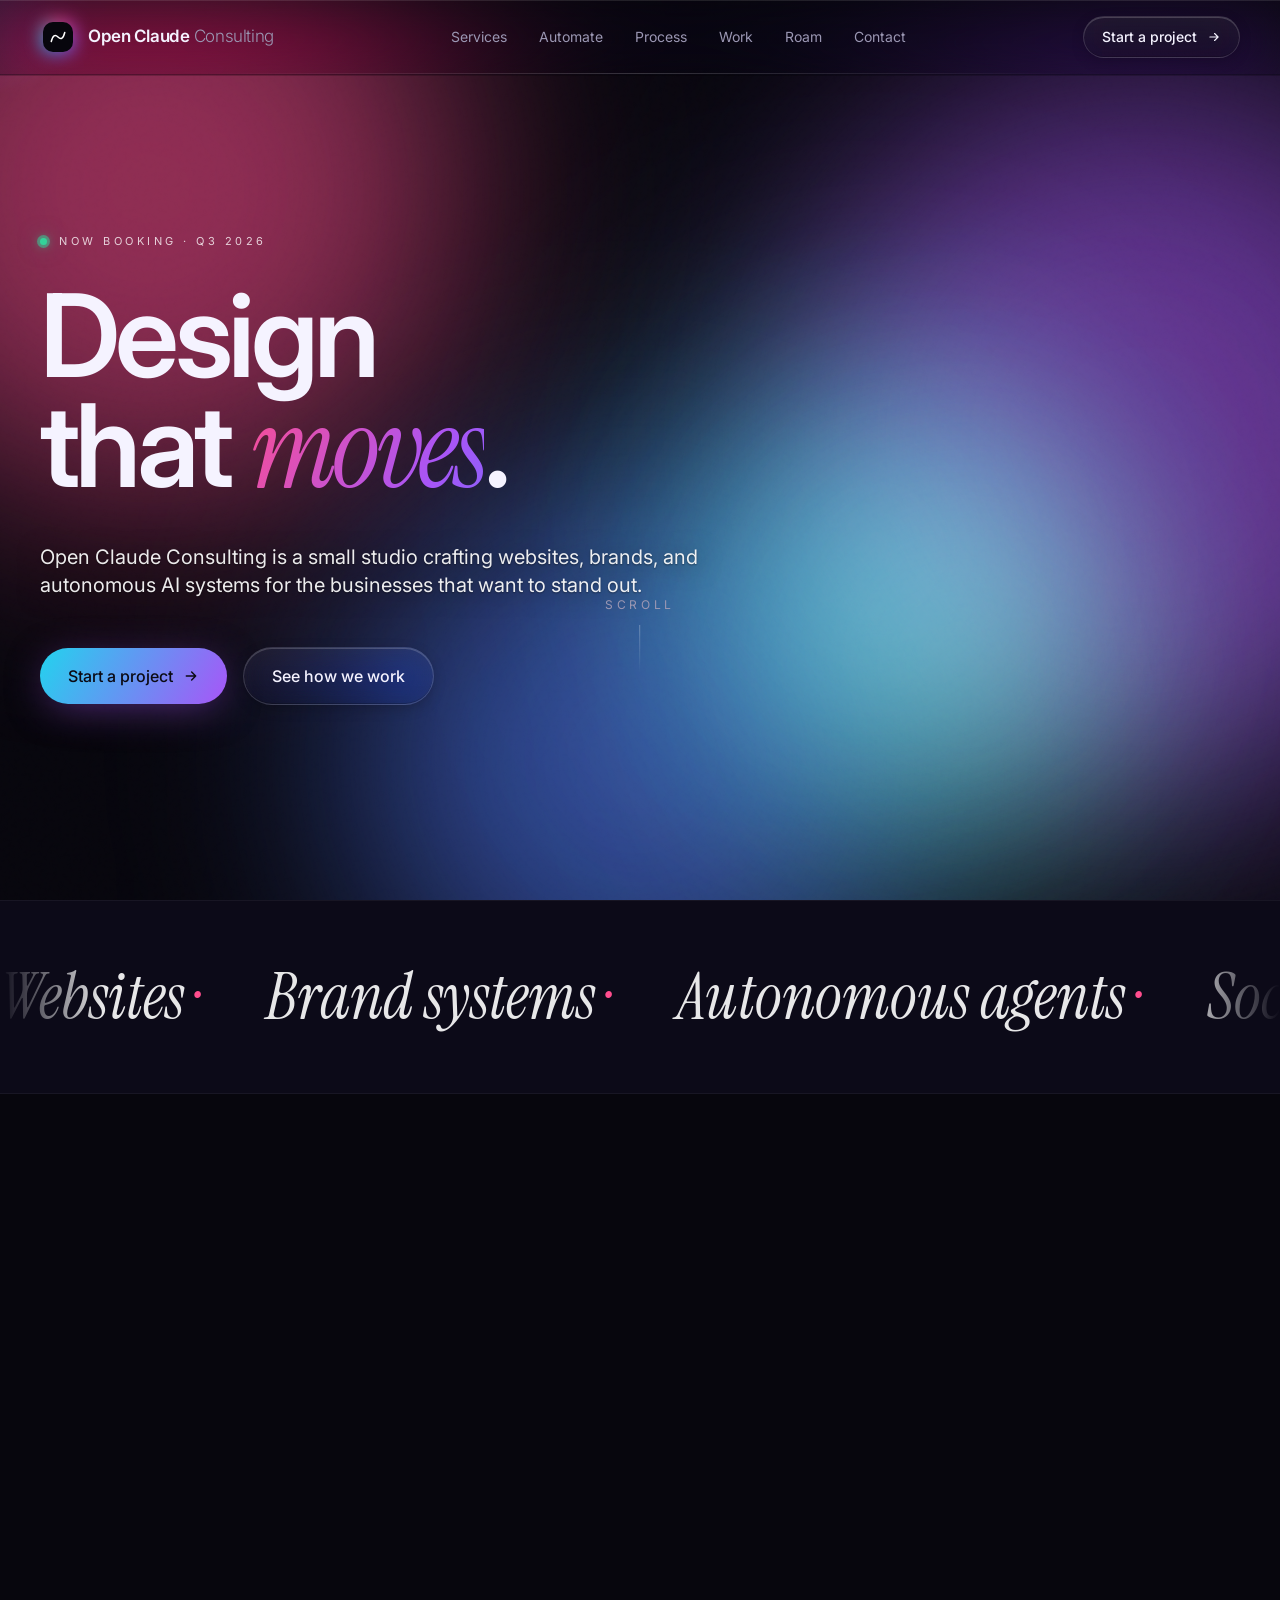
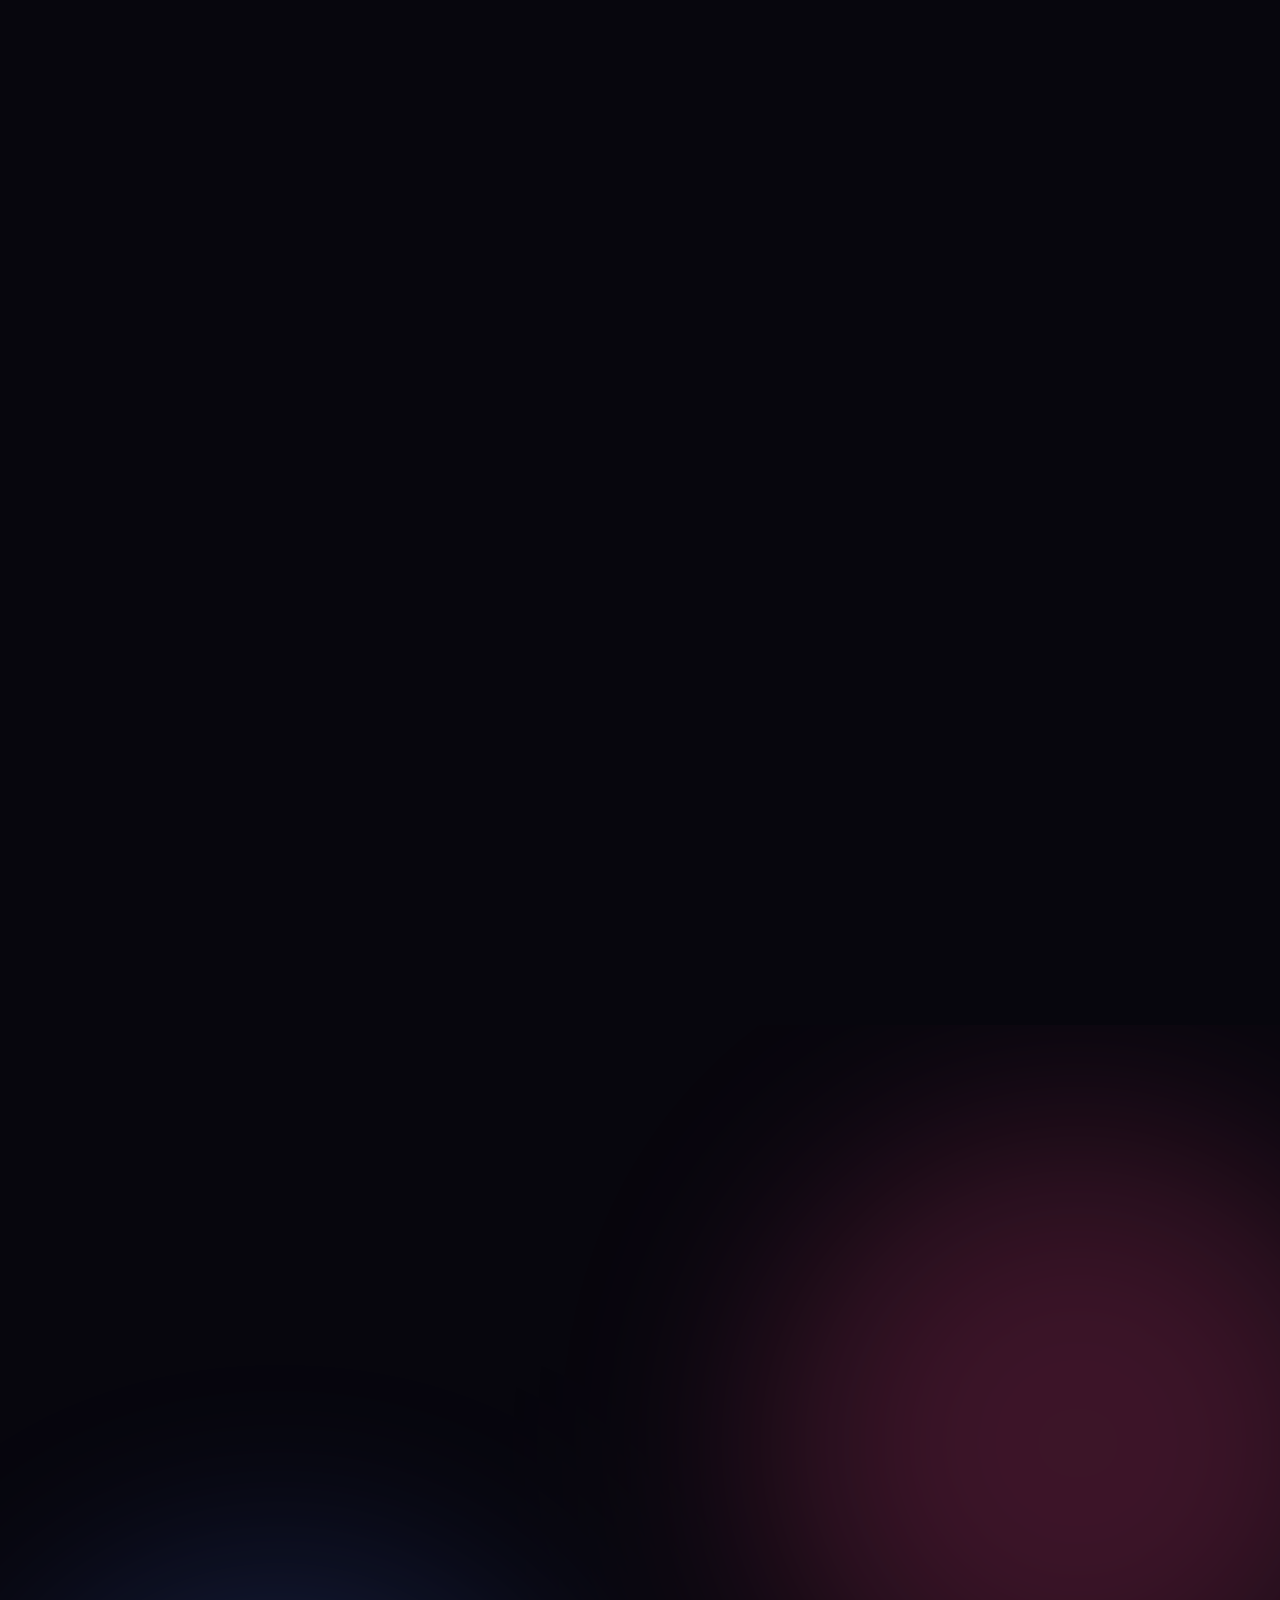
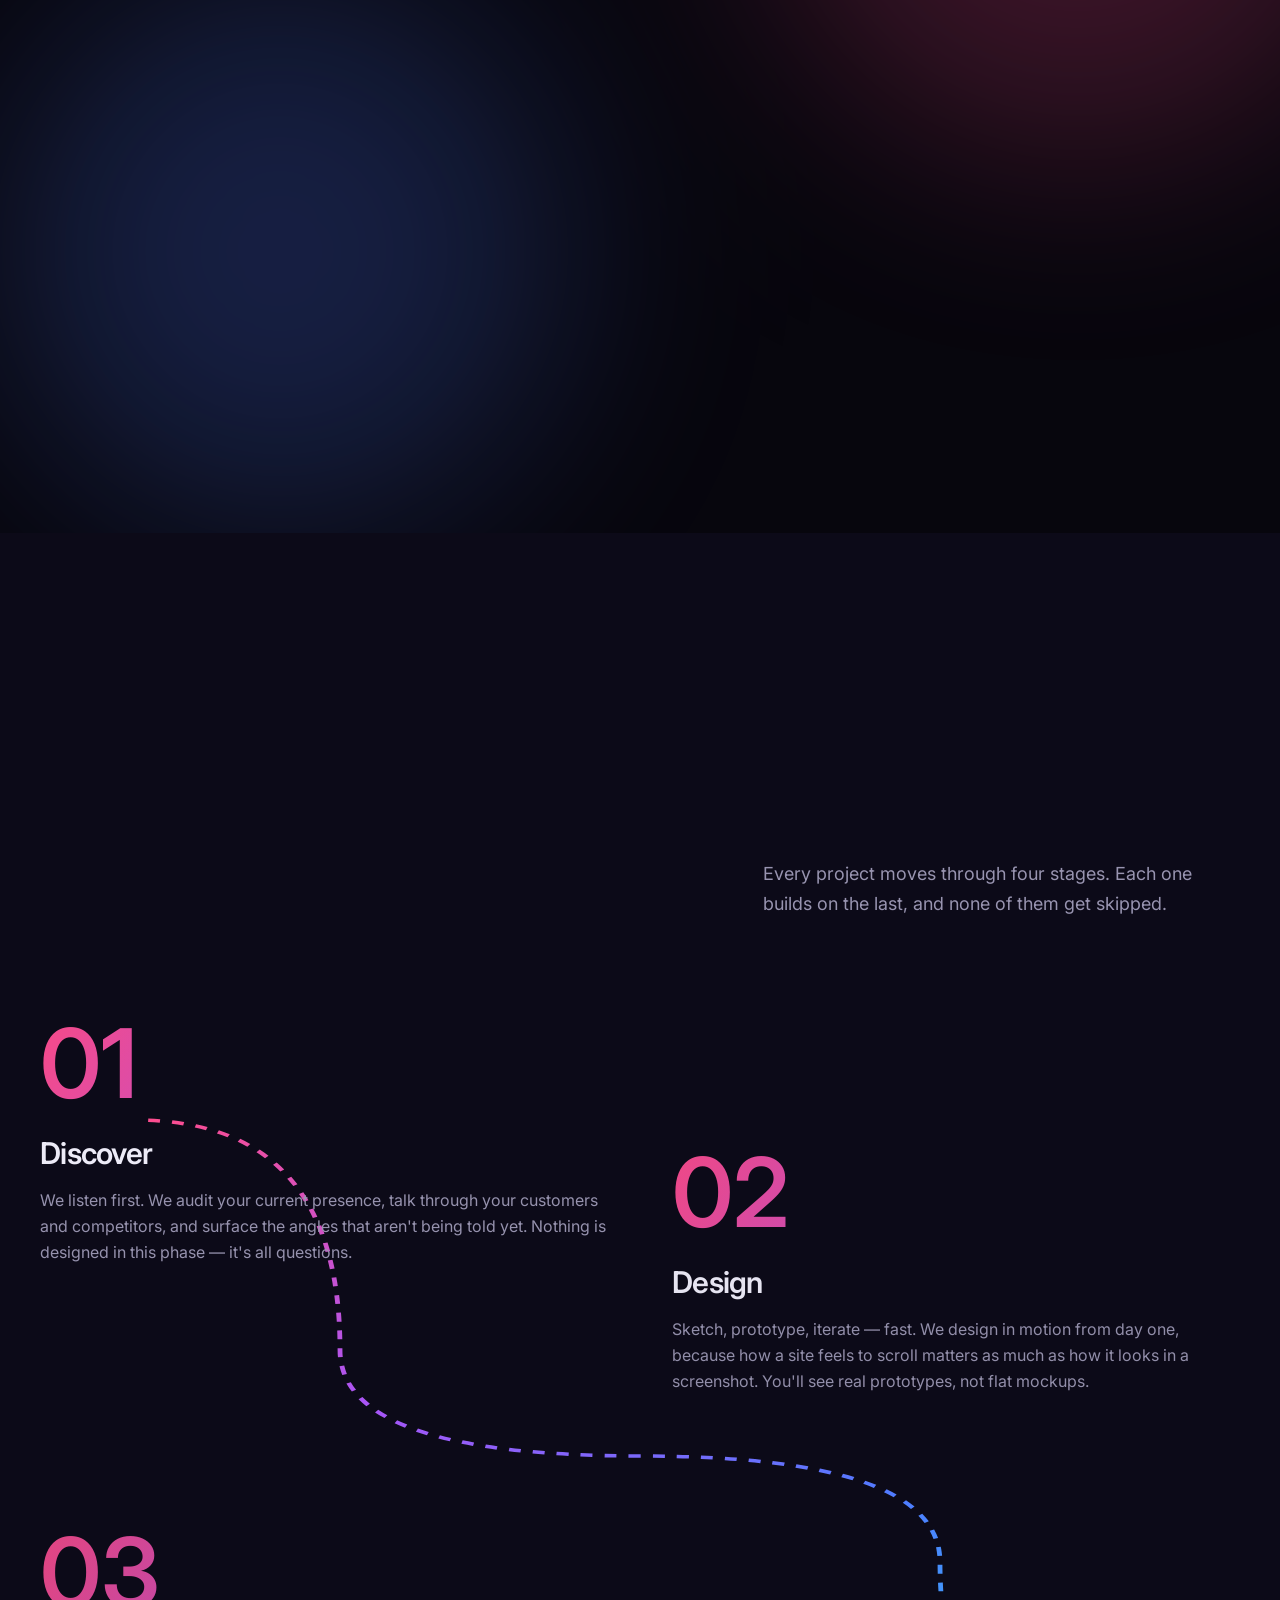
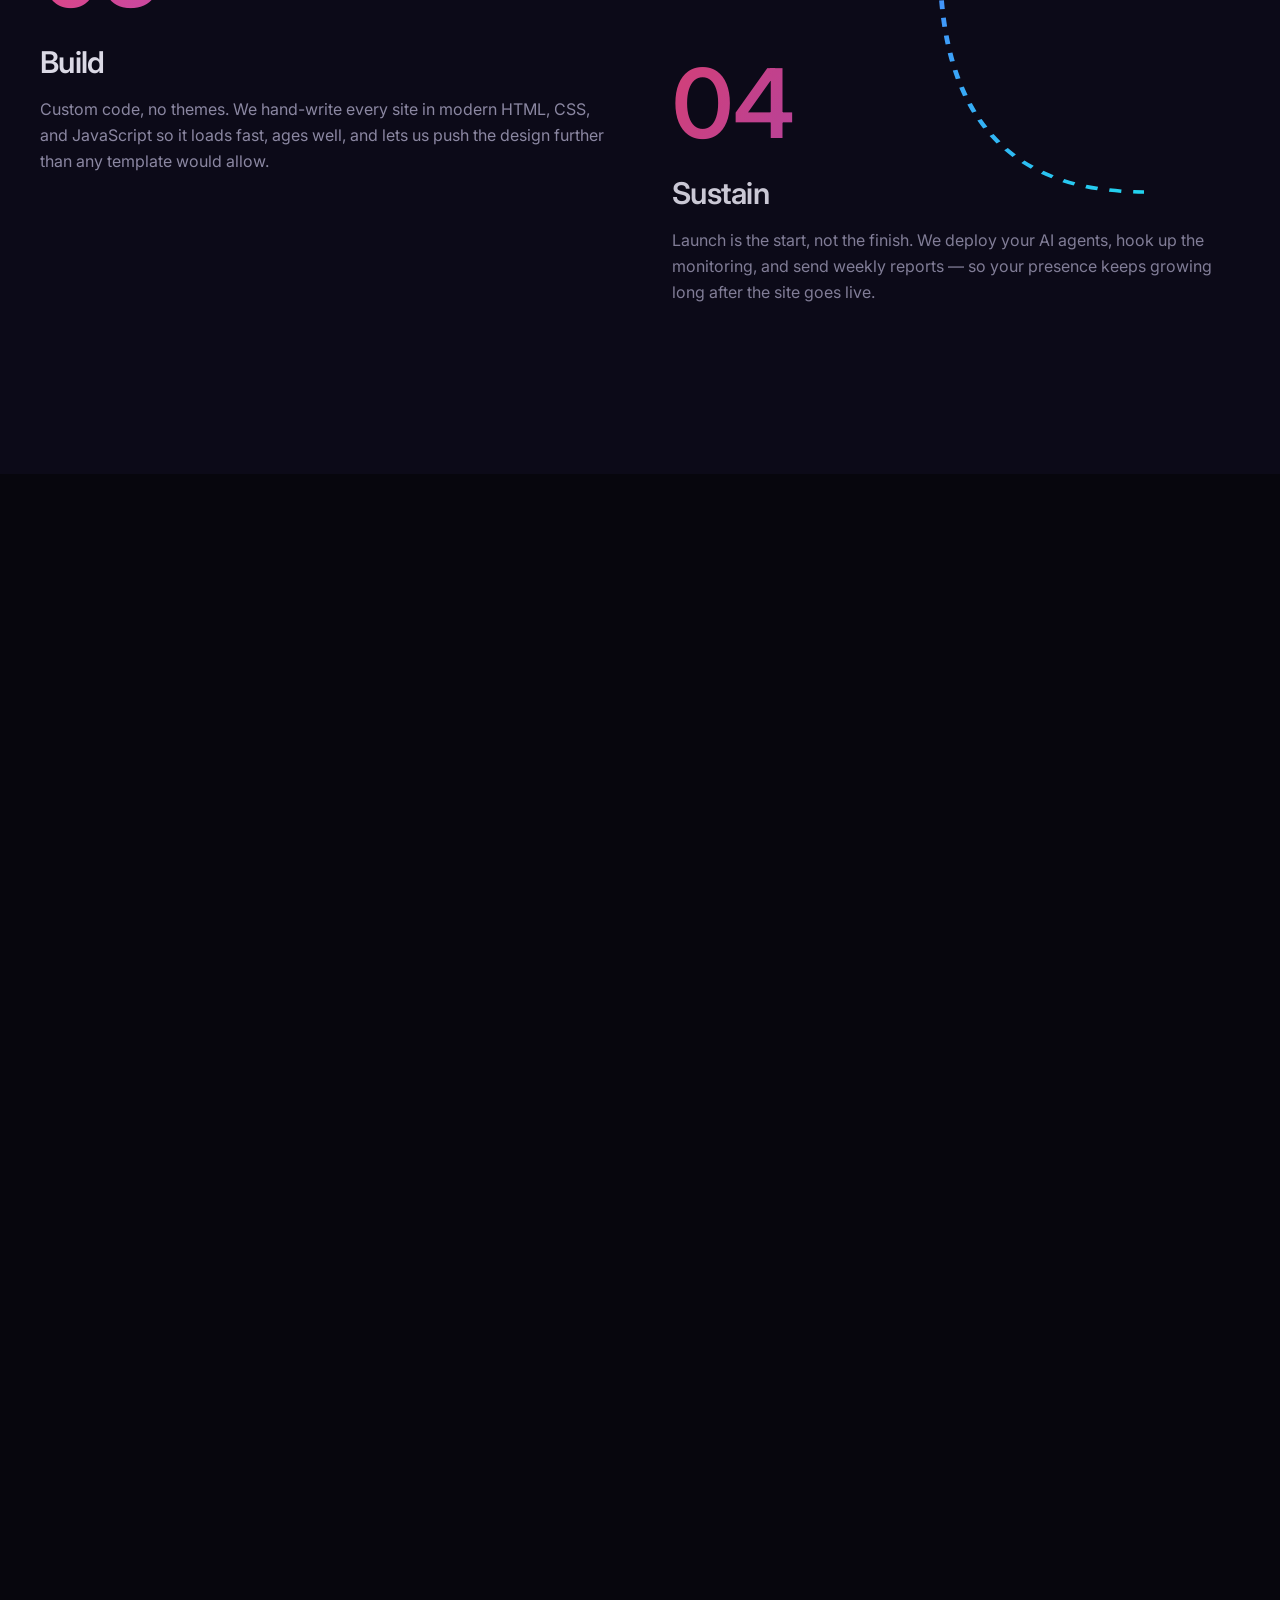
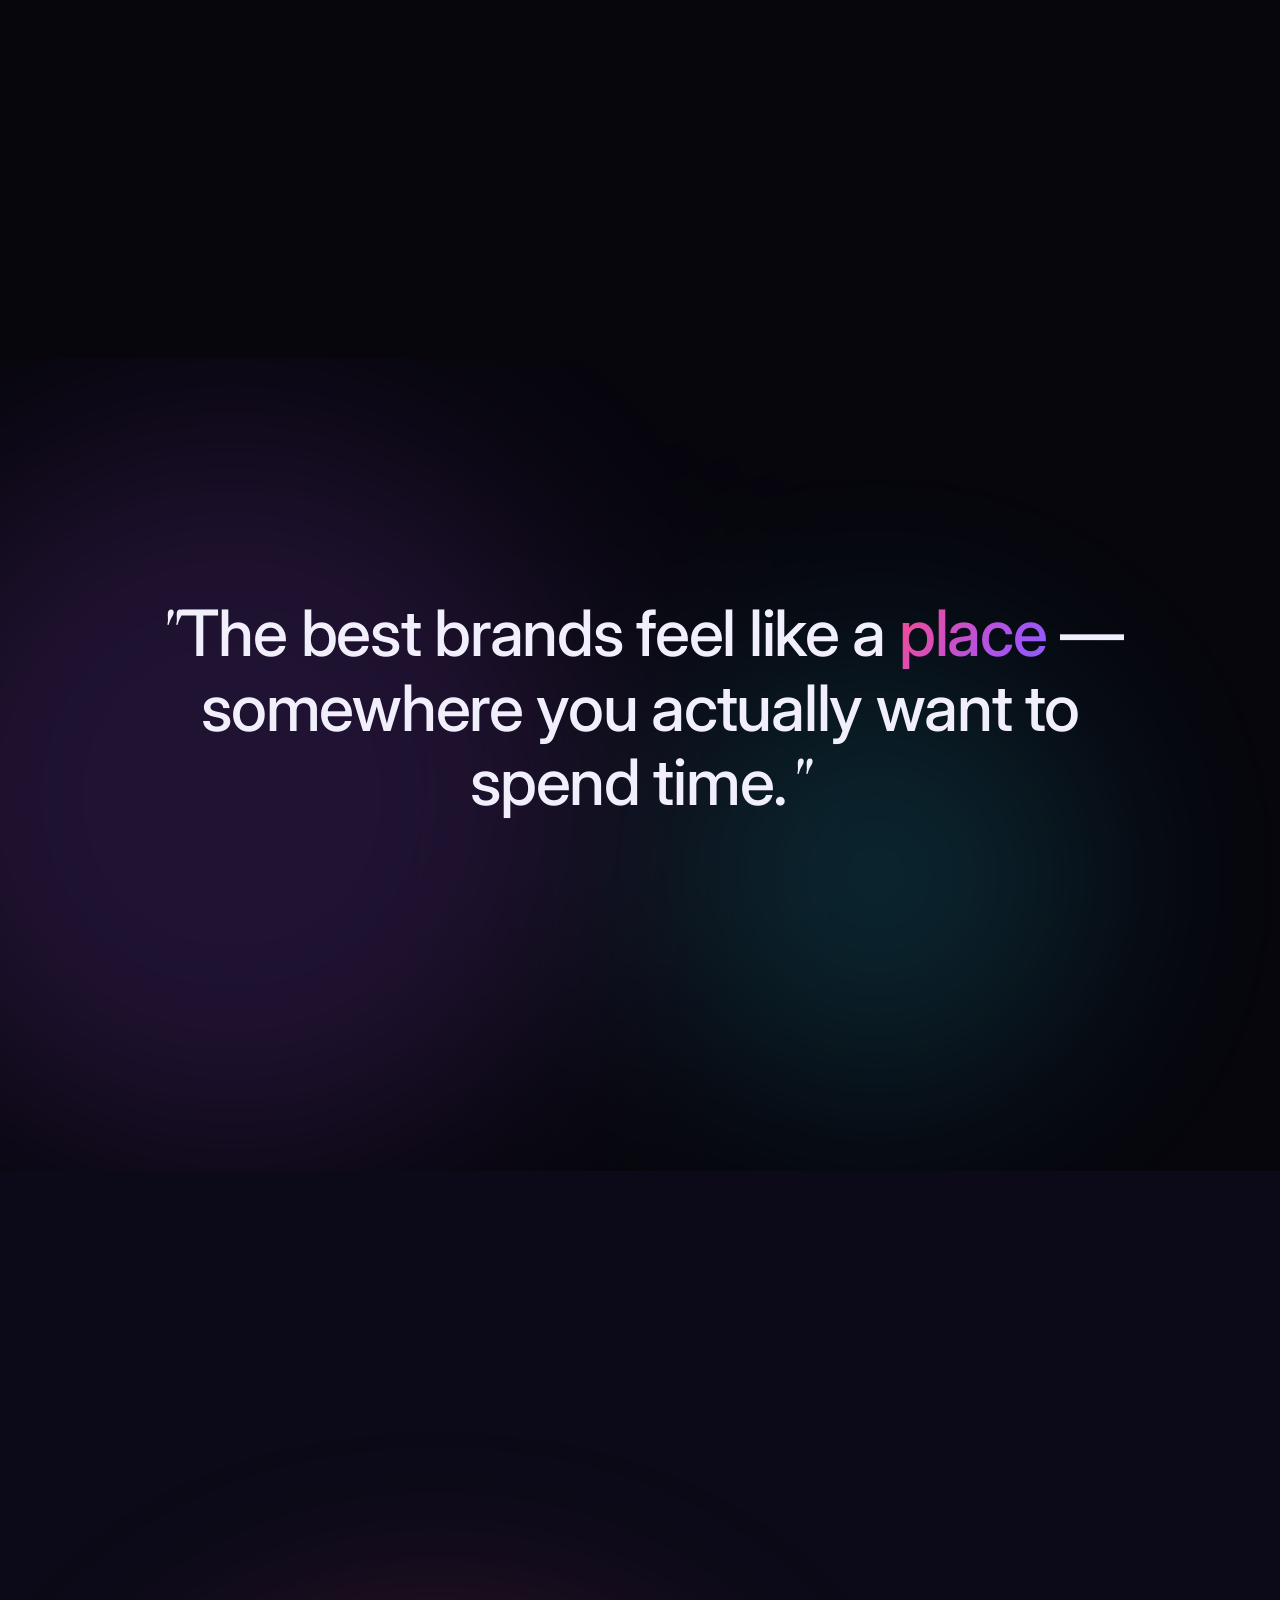
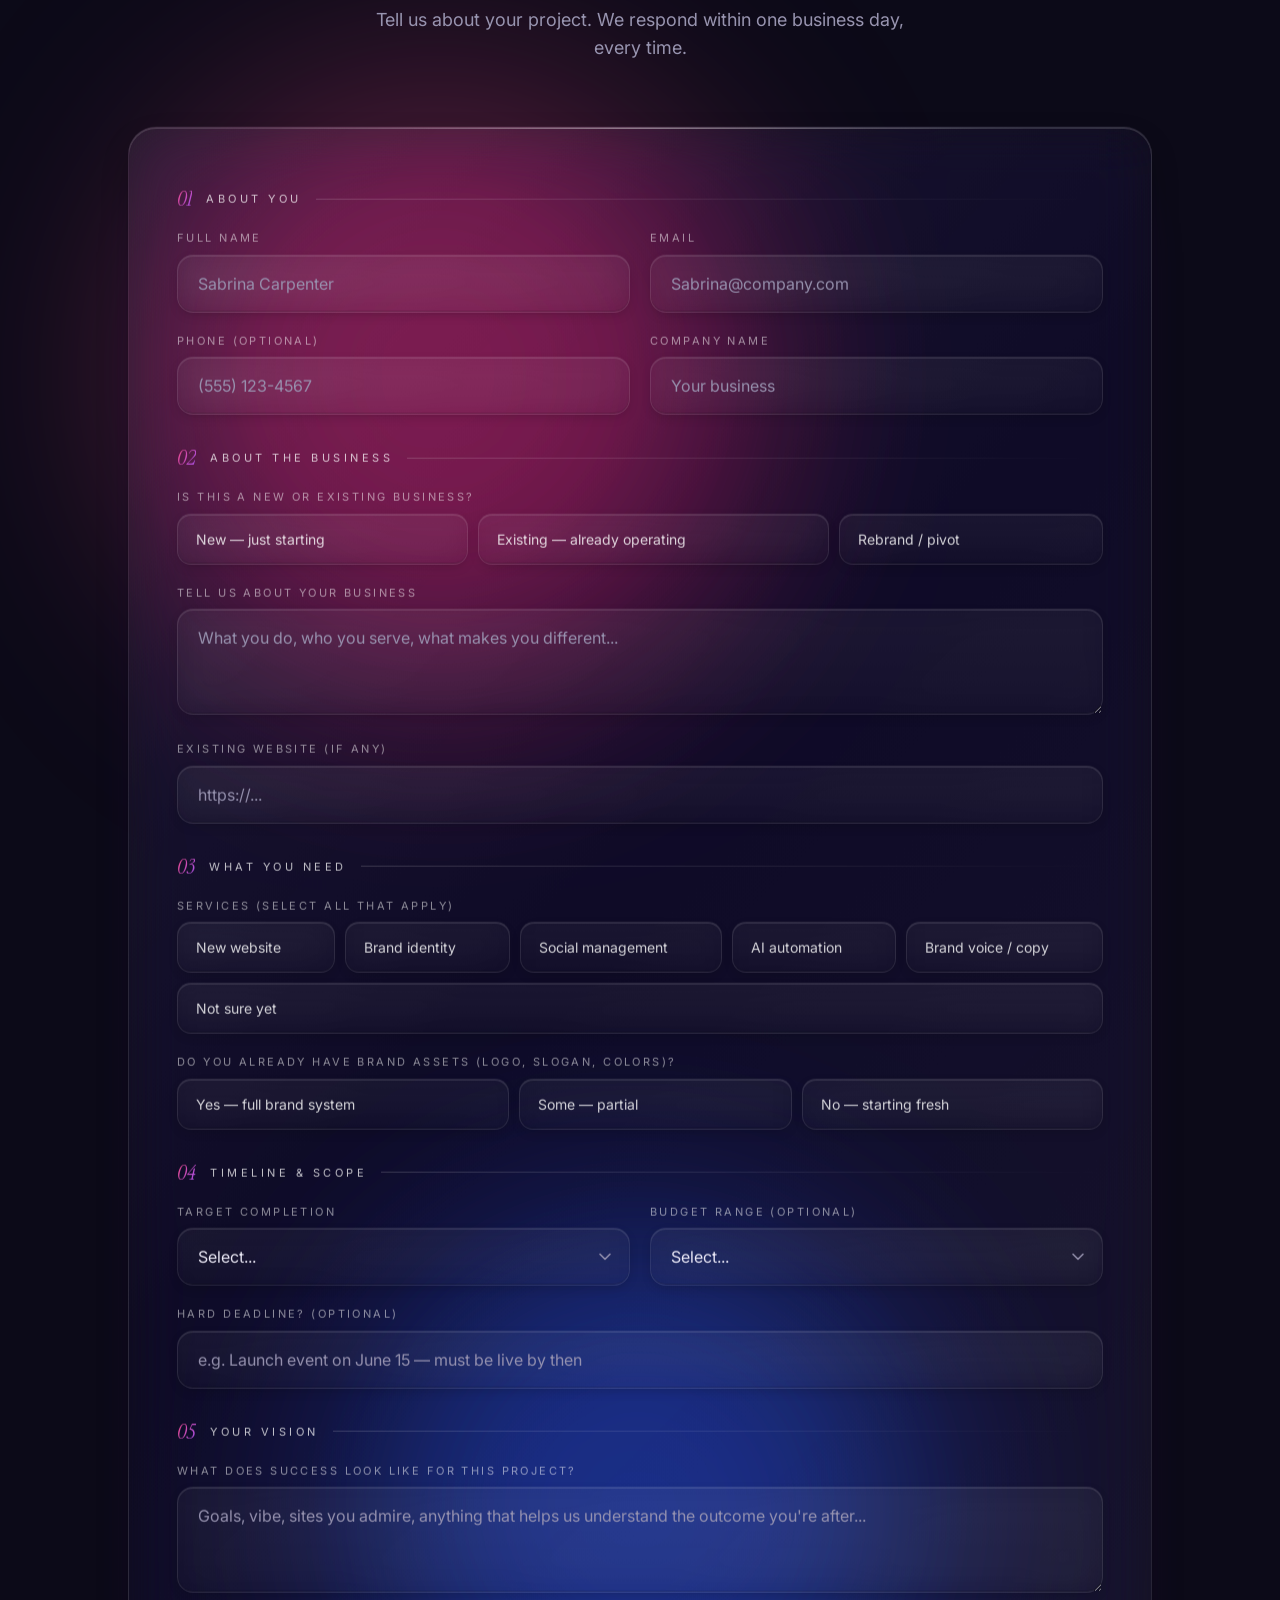
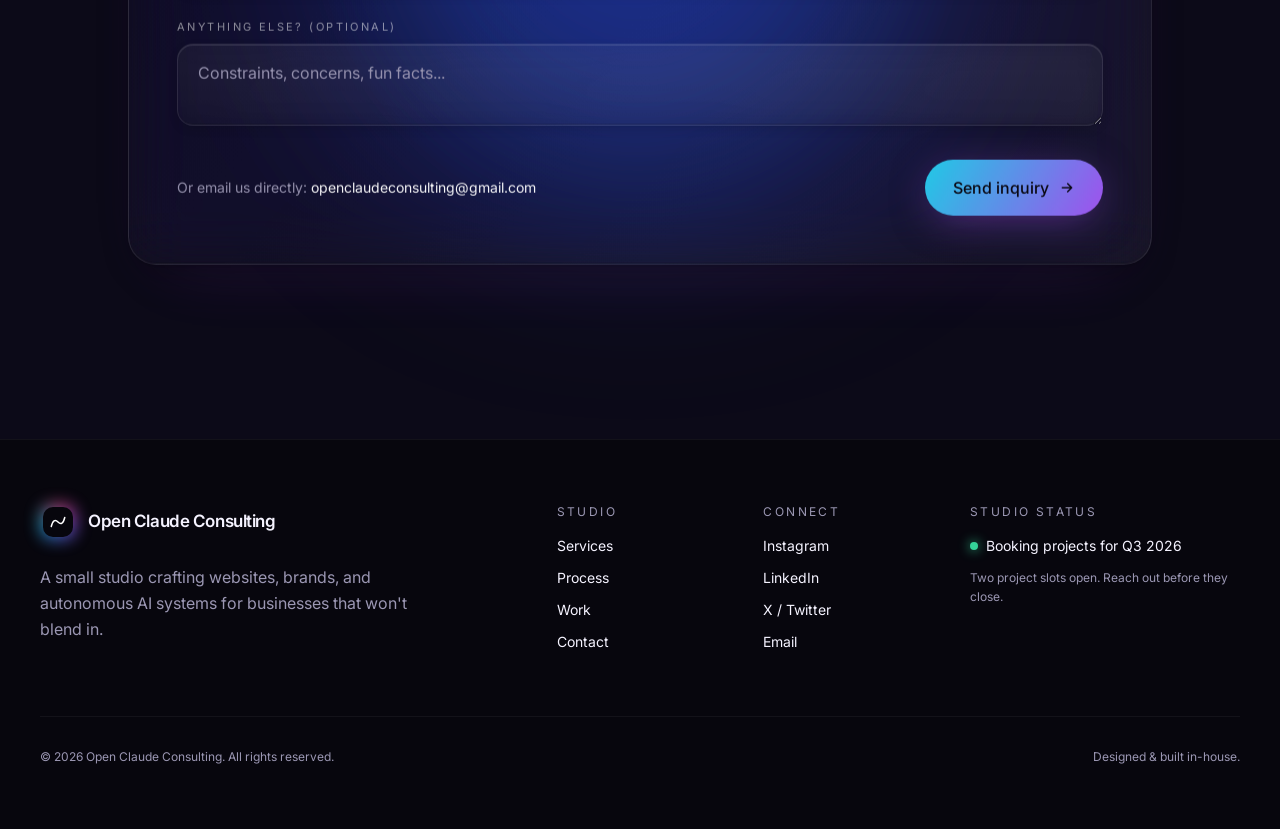
<file: index.html>
<!DOCTYPE html>
<html lang="en">
<head>
<meta charset="UTF-8" />
<meta name="viewport" content="width=device-width, initial-scale=1.0" />
<title>Open Claude Consulting — Light, motion, and a little bit of magic.</title>
<meta name="description" content="A small studio crafting websites, brands, and autonomous AI systems for the businesses that won't blend in." />
<meta name="theme-color" content="#07060d" />

<link rel="icon" type="image/svg+xml" href="/favicon.svg" />
<link rel="apple-touch-icon" href="/favicon.svg" />

<link rel="preconnect" href="https://fonts.googleapis.com" />
<link rel="preconnect" href="https://fonts.gstatic.com" crossorigin />
<!-- Fonts load async so a slow font CDN can never block rendering; system
     fonts show first (display=swap) and Inter swaps in when ready. -->
<link rel="preload" as="style" href="https://fonts.googleapis.com/css2?family=Inter:wght@300;400;500;600;700;800;900&family=Instrument+Serif:ital@0;1&display=swap" />
<link href="https://fonts.googleapis.com/css2?family=Inter:wght@300;400;500;600;700;800;900&family=Instrument+Serif:ital@0;1&display=swap" rel="stylesheet" media="print" onload="this.media='all'" />
<noscript><link href="https://fonts.googleapis.com/css2?family=Inter:wght@300;400;500;600;700;800;900&family=Instrument+Serif:ital@0;1&display=swap" rel="stylesheet" /></noscript>

<!-- Precompiled Tailwind (static, no runtime engine) so the page paints instantly
     with no restyle reflow. GSAP/ScrollTrigger load at the end of <body> so they
     never block first paint or interactivity. -->
<script>document.documentElement.classList.add('js');</script>

<style>
  :root {
    --bg: #07060d;
    --bg-2: #0c0a18;
    --fg: #f5f3ff;
    --muted: #9b97b3;
    --border: rgba(255, 255, 255, 0.08);
    --border-strong: rgba(255, 255, 255, 0.16);
    --aurora-1: #ff4d8d;   /* magenta */
    --aurora-2: #a855f7;   /* purple */
    --aurora-3: #4f7cff;   /* blue   */
    --aurora-4: #22d3ee;   /* cyan   */
    --aurora-5: #fbbf24;   /* gold   */
    --aurora-6: #34d399;   /* mint   */
  }

  * { box-sizing: border-box; }
  html { scroll-behavior: smooth; -webkit-text-size-adjust: 100%; }
  body {
    margin: 0;
    background: var(--bg);
    color: var(--fg);
    font-family: 'Inter', system-ui, -apple-system, BlinkMacSystemFont, sans-serif;
    -webkit-font-smoothing: antialiased;
    -moz-osx-font-smoothing: grayscale;
    overflow-x: hidden;
    cursor: default;
  }
  .serif { font-family: 'Instrument Serif', 'Times New Roman', serif; font-weight: 400; font-style: italic; }

  /* ========== Aurora background blobs ========== */
  .aurora-stage {
    position: absolute;
    inset: 0;
    overflow: hidden;
    z-index: 0;
    pointer-events: none;
  }
  .aurora-blob {
    position: absolute;
    border-radius: 50%;
    filter: blur(110px);
    opacity: 0.55;
    mix-blend-mode: screen;
    will-change: transform;
  }
  .aurora-blob.b1 { background: var(--aurora-1); width: 620px; height: 620px; top: -120px; left: -160px; animation: float1 16s ease-in-out infinite alternate; }
  .aurora-blob.b2 { background: var(--aurora-2); width: 720px; height: 720px; top: 80px;   right: -220px; animation: float2 20s ease-in-out infinite alternate; }
  .aurora-blob.b3 { background: var(--aurora-3); width: 560px; height: 560px; bottom: -140px; left: 28%;  animation: float3 18s ease-in-out infinite alternate; }
  .aurora-blob.b4 { background: var(--aurora-4); width: 420px; height: 420px; top: 38%;  left: 52%; animation: float4 22s ease-in-out infinite alternate; }
  .aurora-blob.b5 { background: var(--aurora-6); width: 380px; height: 380px; bottom: 5%; right: 10%; animation: float5 24s ease-in-out infinite alternate; }

  @keyframes float1 { from { transform: translate(0,0) scale(1); }   to { transform: translate(220px, 120px) scale(1.25); } }
  @keyframes float2 { from { transform: translate(0,0) scale(1); }   to { transform: translate(-180px, 220px) scale(0.9); } }
  @keyframes float3 { from { transform: translate(0,0) scale(1); }   to { transform: translate(160px, -220px) scale(1.15); } }
  @keyframes float4 { from { transform: translate(0,0) scale(1); }   to { transform: translate(-220px, -120px) scale(1.3); } }
  @keyframes float5 { from { transform: translate(0,0) scale(1); }   to { transform: translate(120px,  -180px) scale(0.85); } }

  /* Subtle grain */
  .noise {
    position: absolute;
    inset: 0;
    pointer-events: none;
    opacity: 0.05;
    z-index: 1;
    background-image: url("data:image/svg+xml,%3Csvg viewBox='0 0 200 200' xmlns='http://www.w3.org/2000/svg'%3E%3Cfilter id='n'%3E%3CfeTurbulence type='fractalNoise' baseFrequency='0.9' numOctaves='3'/%3E%3C/filter%3E%3Crect width='100%25' height='100%25' filter='url(%23n)' opacity='0.6'/%3E%3C/svg%3E");
    mix-blend-mode: overlay;
  }

  /* ========== Frosted nav (liquid glass) ========== */
  .nav-glass {
    position: fixed;
    backdrop-filter: blur(28px) saturate(200%) brightness(1.05);
    -webkit-backdrop-filter: blur(28px) saturate(200%) brightness(1.05);
    background: linear-gradient(180deg, rgba(7,6,13,0.55) 0%, rgba(7,6,13,0.35) 100%);
    border-bottom: 1px solid transparent;
    box-shadow:
      inset 0 1px 0 0 rgba(255, 255, 255, 0.10),
      0 1px 0 0 rgba(0, 0, 0, 0.20);
    transition: background 0.4s ease, border-color 0.4s ease, box-shadow 0.4s ease, padding 0.3s ease;
  }
  .nav-glass::after {
    content: '';
    position: absolute;
    bottom: 0; left: 15%; right: 15%; height: 1px;
    background: linear-gradient(90deg, transparent, rgba(255,255,255,0.18), transparent);
    pointer-events: none;
  }
  .nav-glass.scrolled {
    background: linear-gradient(180deg, rgba(7,6,13,0.82) 0%, rgba(7,6,13,0.72) 100%);
    border-bottom-color: var(--border);
    box-shadow:
      inset 0 1px 0 0 rgba(255, 255, 255, 0.14),
      0 8px 32px -8px rgba(0, 0, 0, 0.5);
  }

  /* ========== Hero sub (legible over aurora) ========== */
  .hero-sub {
    color: rgba(255, 255, 255, 0.92);
    text-shadow: 0 2px 24px rgba(0, 0, 0, 0.55), 0 1px 2px rgba(0, 0, 0, 0.4);
  }

  /* ========== Aurora gradient text ========== */
  .aurora-text {
    background: linear-gradient(120deg, var(--aurora-1), var(--aurora-2), var(--aurora-3), var(--aurora-4), var(--aurora-1));
    background-size: 300% 300%;
    -webkit-background-clip: text;
    background-clip: text;
    color: transparent;
    animation: gradient 9s ease infinite;
  }
  @keyframes gradient {
    0%   { background-position: 0% 50%; }
    50%  { background-position: 100% 50%; }
    100% { background-position: 0% 50%; }
  }

  /* ========== Liquid glass (cards, panels) ========== */
  .glass-card {
    position: relative;
    background:
      linear-gradient(135deg,
        rgba(255,255,255,0.07) 0%,
        rgba(255,255,255,0.015) 45%,
        rgba(255,255,255,0.05) 100%);
    backdrop-filter: blur(28px) saturate(190%) brightness(1.08);
    -webkit-backdrop-filter: blur(28px) saturate(190%) brightness(1.08);
    border: 1px solid rgba(255, 255, 255, 0.10);
    border-radius: 28px;
    box-shadow:
      inset 0 1px 0 0 rgba(255, 255, 255, 0.20),
      inset 0 -1px 0 0 rgba(0, 0, 0, 0.18),
      0 1px 2px rgba(0, 0, 0, 0.10),
      0 12px 36px -8px rgba(0, 0, 0, 0.40),
      0 32px 72px -32px rgba(168, 85, 247, 0.18);
    transition:
      transform 0.5s cubic-bezier(0.2, 0.9, 0.3, 1),
      border-color 0.4s ease,
      box-shadow 0.4s ease;
    overflow: hidden;
    isolation: isolate;
  }
  /* Top specular line — light from above */
  .glass-card::before {
    content: '';
    position: absolute;
    top: 0;
    left: 12%;
    right: 12%;
    height: 1px;
    background: linear-gradient(90deg, transparent, rgba(255, 255, 255, 0.55), transparent);
    z-index: 2;
    pointer-events: none;
  }
  /* Cursor-following refractive sheen */
  .glass-card::after {
    content: '';
    position: absolute;
    inset: 0;
    border-radius: inherit;
    background: radial-gradient(
      560px circle at var(--mx, 50%) var(--my, -10%),
      rgba(255, 255, 255, 0.10),
      transparent 42%
    );
    opacity: 0;
    transition: opacity 0.5s ease;
    pointer-events: none;
    z-index: 1;
  }
  .glass-card:hover {
    transform: translateY(-6px);
    border-color: rgba(255, 255, 255, 0.22);
    box-shadow:
      inset 0 1px 0 0 rgba(255, 255, 255, 0.28),
      inset 0 -1px 0 0 rgba(0, 0, 0, 0.18),
      0 1px 2px rgba(0, 0, 0, 0.10),
      0 24px 56px -8px rgba(0, 0, 0, 0.50),
      0 48px 96px -32px rgba(168, 85, 247, 0.30);
  }
  .glass-card:hover::after { opacity: 1; }

  /* ========== Buttons ========== */
  .btn-primary {
    position: relative;
    display: inline-flex;
    align-items: center;
    gap: 10px;
    padding: 16px 28px;
    border-radius: 999px;
    font-weight: 500;
    color: #0b0a14;
    background: linear-gradient(120deg, var(--aurora-4), var(--aurora-2), var(--aurora-1));
    background-size: 200% 200%;
    transition: transform 0.3s cubic-bezier(0.2, 0.9, 0.3, 1), background-position 0.6s ease, box-shadow 0.4s ease;
    box-shadow: 0 8px 40px -8px rgba(168, 85, 247, 0.5);
  }
  .btn-primary:hover {
    background-position: 100% 50%;
    box-shadow: 0 12px 50px -8px rgba(255, 77, 141, 0.6);
  }
  .btn-ghost {
    position: relative;
    display: inline-flex;
    align-items: center;
    gap: 10px;
    padding: 16px 28px;
    border-radius: 999px;
    font-weight: 500;
    color: var(--fg);
    border: 1px solid rgba(255, 255, 255, 0.14);
    background: linear-gradient(180deg, rgba(255,255,255,0.06), rgba(255,255,255,0.015));
    backdrop-filter: blur(20px) saturate(180%);
    -webkit-backdrop-filter: blur(20px) saturate(180%);
    box-shadow:
      inset 0 1px 0 0 rgba(255, 255, 255, 0.18),
      inset 0 -1px 0 0 rgba(0, 0, 0, 0.18),
      0 4px 16px -4px rgba(0, 0, 0, 0.30);
    transition: background 0.3s ease, border-color 0.3s ease, transform 0.3s ease, box-shadow 0.3s ease;
  }
  .btn-ghost:hover {
    background: linear-gradient(180deg, rgba(255,255,255,0.10), rgba(255,255,255,0.03));
    border-color: rgba(255, 255, 255, 0.28);
    box-shadow:
      inset 0 1px 0 0 rgba(255, 255, 255, 0.24),
      inset 0 -1px 0 0 rgba(0, 0, 0, 0.18),
      0 8px 24px -4px rgba(0, 0, 0, 0.40);
  }

  /* ========== Marquee ========== */
  .marquee-wrap { overflow: hidden; mask-image: linear-gradient(to right, transparent, black 8%, black 92%, transparent); }
  .marquee {
    display: flex;
    gap: 4rem;
    width: max-content;
    animation: marquee 38s linear infinite;
  }
  @keyframes marquee {
    from { transform: translateX(0); }
    to   { transform: translateX(-50%); }
  }
  .marquee span { white-space: nowrap; font-family: 'Instrument Serif', serif; font-style: italic; font-size: clamp(2.2rem, 5vw, 4rem); color: rgba(255,255,255,0.9); }
  .marquee .dot { color: var(--aurora-1); }

  /* ========== Process timeline ========== */
  .timeline-line {
    stroke-dasharray: 1;
    stroke-dashoffset: 1;
    pathLength: 1;
  }

  /* ========== Selection / scrollbar ========== */
  ::selection { background: var(--aurora-2); color: #fff; }
  ::-webkit-scrollbar { width: 10px; height: 10px; }
  ::-webkit-scrollbar-track { background: var(--bg); }
  ::-webkit-scrollbar-thumb { background: rgba(255,255,255,0.08); border-radius: 4px; }
  ::-webkit-scrollbar-thumb:hover { background: rgba(255,255,255,0.18); }

  /* ========== Reveal ========== */
  /* Only hide reveal content when JS is present to animate it in. If JS or the
     animation library fails to load, content stays visible instead of blank. */
  .js .reveal { opacity: 0; transform: translateY(40px); }

  /* ========== Cursor halo ========== */
  .cursor-halo {
    position: fixed;
    width: 220px; height: 220px;
    border-radius: 50%;
    background: radial-gradient(circle, rgba(168,85,247,0.22) 0%, rgba(168,85,247,0) 60%);
    pointer-events: none;
    transform: translate(-50%, -50%);
    z-index: 1;
    transition: opacity 0.3s ease;
    mix-blend-mode: screen;
    will-change: transform;
  }
  @media (max-width: 768px) { .cursor-halo { display: none; } }

  /* ========== Service icon orbit (liquid glass) ========== */
  .icon-frame {
    position: relative;
    width: 56px; height: 56px;
    display: grid; place-items: center;
    border-radius: 18px;
    background: linear-gradient(180deg, rgba(255,255,255,0.10), rgba(255,255,255,0.02));
    backdrop-filter: blur(14px) saturate(180%);
    -webkit-backdrop-filter: blur(14px) saturate(180%);
    border: 1px solid rgba(255, 255, 255, 0.14);
    box-shadow:
      inset 0 1px 0 0 rgba(255, 255, 255, 0.22),
      inset 0 -1px 0 0 rgba(0, 0, 0, 0.20),
      0 6px 20px -6px rgba(0, 0, 0, 0.4);
    color: white;
  }
  .icon-frame::before {
    content: '';
    position: absolute;
    top: 0; left: 18%; right: 18%; height: 1px;
    background: linear-gradient(90deg, transparent, rgba(255,255,255,0.55), transparent);
    pointer-events: none;
  }

  /* ========== Agent network visualization ========== */
  .node {
    position: absolute;
    width: 14px; height: 14px;
    border-radius: 50%;
    background: var(--aurora-3);
    box-shadow: 0 0 30px 4px var(--aurora-3);
    transform: translate(-50%, -50%);
  }
  .node.n1 { background: var(--aurora-1); box-shadow: 0 0 30px 4px var(--aurora-1); }
  .node.n2 { background: var(--aurora-2); box-shadow: 0 0 30px 4px var(--aurora-2); }
  .node.n3 { background: var(--aurora-4); box-shadow: 0 0 30px 4px var(--aurora-4); }
  .node.n4 { background: var(--aurora-5); box-shadow: 0 0 30px 4px var(--aurora-5); }
  .node.n5 { background: var(--aurora-6); box-shadow: 0 0 30px 4px var(--aurora-6); }
  .node-pulse {
    position: absolute;
    width: 14px; height: 14px;
    border-radius: 50%;
    transform: translate(-50%, -50%);
    animation: pulse 2.4s ease-out infinite;
  }
  @keyframes pulse {
    0%   { transform: translate(-50%, -50%) scale(1);   opacity: 0.7; }
    100% { transform: translate(-50%, -50%) scale(4);   opacity: 0;   }
  }

  /* ========== Stat dot grid ========== */
  .grid-bg {
    background-image:
      radial-gradient(rgba(255,255,255,0.06) 1px, transparent 1px);
    background-size: 24px 24px;
  }

  /* ========== Form (liquid glass) ========== */
  :root { color-scheme: dark; }
  .input {
    width: 100%;
    padding: 16px 20px;
    border-radius: 16px;
    background: linear-gradient(180deg, rgba(255,255,255,0.04), rgba(255,255,255,0.015));
    backdrop-filter: blur(16px) saturate(180%);
    -webkit-backdrop-filter: blur(16px) saturate(180%);
    border: 1px solid rgba(255, 255, 255, 0.10);
    box-shadow:
      inset 0 1px 0 0 rgba(255, 255, 255, 0.12),
      inset 0 -1px 0 0 rgba(0, 0, 0, 0.18),
      0 4px 12px -4px rgba(0, 0, 0, 0.25);
    color: var(--fg);
    font-family: inherit;
    font-size: 16px;
    color-scheme: dark;
    transition: border-color 0.3s ease, background 0.3s ease, box-shadow 0.3s ease;
  }
  /* Native select dropdown — force readable dark options across browsers */
  select.input {
    appearance: none;
    -webkit-appearance: none;
    background-image:
      linear-gradient(180deg, rgba(255,255,255,0.04), rgba(255,255,255,0.015)),
      url("data:image/svg+xml,%3Csvg xmlns='http://www.w3.org/2000/svg' width='12' height='8' viewBox='0 0 12 8' fill='none'%3E%3Cpath d='M1 1.5L6 6.5L11 1.5' stroke='%239b97b3' stroke-width='1.5' stroke-linecap='round' stroke-linejoin='round'/%3E%3C/svg%3E");
    background-repeat: no-repeat, no-repeat;
    background-position: 0 0, right 18px center;
    background-size: 100% 100%, 12px 8px;
    padding-right: 44px;
  }
  select.input option {
    background-color: #14112a;
    color: #f5f3ff;
    padding: 12px;
  }

  /* ========== Form: section dividers, choice cards, status ========== */
  .form-divider {
    grid-column: 1 / -1;
    display: flex;
    align-items: center;
    gap: 14px;
    padding-top: 12px;
  }
  .form-divider:first-child { padding-top: 0; }
  .form-divider .form-section-num {
    font-family: 'Instrument Serif', serif;
    font-style: italic;
    font-size: 22px;
    line-height: 1;
    background: linear-gradient(120deg, var(--aurora-1), var(--aurora-2), var(--aurora-3), var(--aurora-4));
    background-size: 300% 300%;
    -webkit-background-clip: text;
    background-clip: text;
    color: transparent;
    animation: gradient 9s ease infinite;
  }
  .form-divider .form-section-title {
    font-size: 11px;
    letter-spacing: 0.32em;
    text-transform: uppercase;
    color: rgba(255, 255, 255, 0.78);
  }
  .form-divider .form-section-line {
    flex: 1;
    height: 1px;
    background: linear-gradient(90deg, rgba(255,255,255,0.18), transparent);
  }

  .form-label {
    display: block;
    font-size: 11px;
    letter-spacing: 0.22em;
    text-transform: uppercase;
    color: rgba(255, 255, 255, 0.55);
    margin-bottom: 8px;
  }

  .choice-group {
    display: flex;
    flex-wrap: wrap;
    gap: 10px;
  }
  .choice-card {
    position: relative;
    flex: 1 1 auto;
    min-width: 140px;
    padding: 14px 18px;
    border-radius: 14px;
    background: linear-gradient(180deg, rgba(255,255,255,0.04), rgba(255,255,255,0.012));
    backdrop-filter: blur(14px) saturate(180%);
    -webkit-backdrop-filter: blur(14px) saturate(180%);
    border: 1px solid rgba(255, 255, 255, 0.10);
    box-shadow:
      inset 0 1px 0 0 rgba(255, 255, 255, 0.12),
      inset 0 -1px 0 0 rgba(0, 0, 0, 0.18),
      0 4px 12px -4px rgba(0, 0, 0, 0.25);
    color: rgba(255, 255, 255, 0.85);
    font-size: 14px;
    cursor: pointer;
    transition: all 0.3s ease;
    user-select: none;
  }
  .choice-card input { position: absolute; opacity: 0; pointer-events: none; }
  .choice-card:hover {
    border-color: rgba(255, 255, 255, 0.20);
    background: linear-gradient(180deg, rgba(255,255,255,0.07), rgba(255,255,255,0.02));
  }
  .choice-card:has(input:checked) {
    border-color: rgba(168, 85, 247, 0.55);
    background: linear-gradient(180deg, rgba(168, 85, 247, 0.18), rgba(79, 124, 255, 0.08));
    box-shadow:
      inset 0 1px 0 0 rgba(255, 255, 255, 0.20),
      inset 0 -1px 0 0 rgba(0, 0, 0, 0.18),
      0 0 0 2px rgba(168, 85, 247, 0.18),
      0 8px 24px -4px rgba(168, 85, 247, 0.30);
    color: white;
  }
  .choice-card:has(input:checked)::after {
    content: '';
    position: absolute;
    top: 12px; right: 12px;
    width: 14px; height: 14px;
    border-radius: 50%;
    background: var(--aurora-2);
    box-shadow: 0 0 10px rgba(168, 85, 247, 0.8);
  }
  .choice-card:has(input:checked)::before {
    content: '';
    position: absolute;
    top: 17px; right: 17px;
    width: 4px; height: 4px;
    border-radius: 50%;
    background: white;
    z-index: 1;
  }

  .form-status {
    grid-column: 1 / -1;
    padding: 18px 22px;
    border-radius: 16px;
    font-size: 14px;
    line-height: 1.5;
    display: none;
  }
  .form-status.is-success {
    display: block;
    background: linear-gradient(180deg, rgba(52, 211, 153, 0.16), rgba(52, 211, 153, 0.04));
    border: 1px solid rgba(52, 211, 153, 0.4);
    color: #d1fae5;
  }
  .form-status.is-error {
    display: block;
    background: linear-gradient(180deg, rgba(255, 77, 141, 0.16), rgba(255, 77, 141, 0.04));
    border: 1px solid rgba(255, 77, 141, 0.4);
    color: #fce7f3;
  }
  .form-status a { color: white; text-decoration: underline; text-underline-offset: 3px; }
  .input:focus {
    outline: none;
    border-color: rgba(168, 85, 247, 0.55);
    background: linear-gradient(180deg, rgba(255,255,255,0.06), rgba(255,255,255,0.025));
    box-shadow:
      inset 0 1px 0 0 rgba(255, 255, 255, 0.18),
      inset 0 -1px 0 0 rgba(0, 0, 0, 0.18),
      0 0 0 4px rgba(168, 85, 247, 0.12),
      0 8px 24px -4px rgba(168, 85, 247, 0.25);
  }
  .input::placeholder { color: var(--muted); }

  /* ========== Section index marks (replaces pills) ========== */
  .mark {
    display: inline-flex;
    align-items: center;
    gap: 16px;
    font-size: 11px;
    letter-spacing: 0.32em;
    text-transform: uppercase;
    color: rgba(255, 255, 255, 0.62);
  }
  .mark-num {
    font-family: 'Instrument Serif', 'Times New Roman', serif;
    font-style: italic;
    font-size: 30px;
    line-height: 1;
    letter-spacing: 0;
    text-transform: none;
    background: linear-gradient(120deg, var(--aurora-1), var(--aurora-2), var(--aurora-3), var(--aurora-4), var(--aurora-1));
    background-size: 300% 300%;
    -webkit-background-clip: text;
    background-clip: text;
    color: transparent;
    animation: gradient 9s ease infinite;
    transform: translateY(1px);
  }
  .mark-line {
    display: inline-block;
    width: 42px;
    height: 1px;
    background: linear-gradient(90deg, var(--aurora-2), var(--aurora-3), var(--aurora-4));
    transform-origin: left center;
    transform: scaleX(0);
    transition: transform 0.9s cubic-bezier(0.2, 0.9, 0.3, 1) 0.15s;
    box-shadow: 0 0 6px rgba(168, 85, 247, 0.55);
  }
  .mark-label {
    color: rgba(255, 255, 255, 0.78);
    transition: color 0.4s ease;
  }
  .mark.mark-in .mark-line { transform: scaleX(1); }

  /* ========== Status indicator (hero) ========== */
  .status {
    display: inline-flex;
    align-items: center;
    gap: 12px;
    font-size: 11px;
    letter-spacing: 0.32em;
    text-transform: uppercase;
    color: rgba(255, 255, 255, 0.78);
  }
  .status-dot {
    position: relative;
    width: 7px; height: 7px;
    border-radius: 50%;
    background: var(--aurora-6);
    box-shadow: 0 0 10px var(--aurora-6), 0 0 22px rgba(52, 211, 153, 0.6);
  }
  .status-dot::after {
    content: '';
    position: absolute;
    inset: -3px;
    border-radius: 50%;
    background: var(--aurora-6);
    opacity: 0.5;
    animation: status-pulse 2.2s ease-out infinite;
  }
  @keyframes status-pulse {
    0%   { transform: scale(0.7); opacity: 0.55; }
    100% { transform: scale(2.6); opacity: 0;    }
  }

  /* ========== Logo frame (portfolio card backdrop) ========== */
  .logo-frame {
    position: relative;
    border-radius: 24px;
    overflow: hidden;
    isolation: isolate;
    background: radial-gradient(
      120% 80% at 50% 20%,
      rgba(168, 85, 247, 0.30),
      rgba(34, 211, 238, 0.15) 50%,
      rgba(7, 6, 13, 0.6) 90%
    );
    box-shadow:
      inset 0 1px 0 0 rgba(255, 255, 255, 0.22),
      inset 0 -1px 0 0 rgba(0, 0, 0, 0.30),
      0 12px 32px -12px rgba(0, 0, 0, 0.5);
  }
  .logo-frame .lf-aurora {
    position: absolute;
    inset: -10%;
    filter: blur(40px);
    z-index: 0;
    pointer-events: none;
  }
  .logo-frame .lblob {
    position: absolute;
    border-radius: 50%;
    mix-blend-mode: screen;
    opacity: 0.85;
    will-change: transform;
  }
  .logo-frame .lblob.l1 { width: 60%; height: 60%; top: -10%; left: -10%; background: var(--aurora-1); animation: lfloat1 14s ease-in-out infinite alternate; }
  .logo-frame .lblob.l2 { width: 70%; height: 70%; bottom: -20%; right: -15%; background: var(--aurora-3); animation: lfloat2 18s ease-in-out infinite alternate; }
  .logo-frame .lblob.l3 { width: 45%; height: 45%; top: 35%; left: 35%; background: var(--aurora-4); animation: lfloat3 16s ease-in-out infinite alternate; }
  @keyframes lfloat1 { from { transform: translate(0,0) scale(1); } to { transform: translate(20%, 15%) scale(1.2); } }
  @keyframes lfloat2 { from { transform: translate(0,0) scale(1); } to { transform: translate(-15%, -20%) scale(0.9); } }
  @keyframes lfloat3 { from { transform: translate(0,0) scale(1); } to { transform: translate(-15%, 10%) scale(1.15); } }

  .logo-frame .lf-frost {
    position: absolute;
    inset: 0;
    backdrop-filter: blur(28px) saturate(180%) brightness(1.05);
    -webkit-backdrop-filter: blur(28px) saturate(180%) brightness(1.05);
    background: linear-gradient(180deg, rgba(255,255,255,0.06) 0%, rgba(255,255,255,0.015) 100%);
    border-radius: inherit;
    z-index: 1;
  }
  .logo-frame .lf-spec {
    position: absolute;
    top: 0; left: 12%; right: 12%; height: 1px;
    background: linear-gradient(90deg, transparent, rgba(255,255,255,0.55), transparent);
    z-index: 3;
    pointer-events: none;
  }
  .logo-frame .lf-mount {
    position: absolute;
    inset: 0;
    display: grid;
    place-items: center;
    z-index: 2;
    padding: 10%;
  }
  .logo-frame .lf-mount img,
  .logo-frame .lf-mount svg {
    max-width: 70%;
    max-height: 50%;
    filter: drop-shadow(0 8px 30px rgba(0, 0, 0, 0.45));
  }
  .logo-frame .lf-placeholder {
    font-family: 'Instrument Serif', serif;
    font-style: italic;
    font-size: clamp(2.6rem, 6vw, 4.8rem);
    color: rgba(255, 255, 255, 0.96);
    letter-spacing: -0.04em;
    text-shadow: 0 6px 32px rgba(0, 0, 0, 0.5);
  }
  .logo-frame .lf-badge {
    position: absolute;
    bottom: 14px; left: 14px;
    z-index: 4;
    font-size: 10px;
    letter-spacing: 0.22em;
    text-transform: uppercase;
    color: rgba(255, 255, 255, 0.85);
    padding: 5px 11px;
    border-radius: 999px;
    background: linear-gradient(180deg, rgba(255,255,255,0.10), rgba(255,255,255,0.02));
    backdrop-filter: blur(12px) saturate(180%);
    -webkit-backdrop-filter: blur(12px) saturate(180%);
    border: 1px solid rgba(255, 255, 255, 0.16);
    box-shadow:
      inset 0 1px 0 0 rgba(255, 255, 255, 0.18),
      0 4px 12px -4px rgba(0, 0, 0, 0.40);
  }
  .logo-frame .lf-badge::before {
    content: '';
    display: inline-block;
    width: 6px; height: 6px;
    border-radius: 50%;
    background: var(--aurora-6);
    box-shadow: 0 0 8px var(--aurora-6);
    margin-right: 8px;
    vertical-align: middle;
  }

  /* ========== Mobile nav overlay ========== */
  .mobile-nav {
    position: fixed;
    inset: 0;
    z-index: 40;
    pointer-events: none;
    opacity: 0;
    visibility: hidden;
    transition: opacity 0.45s cubic-bezier(0.2, 0.9, 0.3, 1), visibility 0.45s ease;
  }
  .mobile-nav.is-open {
    pointer-events: auto;
    opacity: 1;
    visibility: visible;
  }
  .mobile-nav::before {
    content: '';
    position: absolute;
    inset: 0;
    background: linear-gradient(180deg, rgba(7,6,13,0.86) 0%, rgba(12,10,24,0.94) 100%);
    backdrop-filter: blur(34px) saturate(190%);
    -webkit-backdrop-filter: blur(34px) saturate(190%);
  }
  .mobile-nav-aurora {
    position: absolute;
    inset: 0;
    pointer-events: none;
    overflow: hidden;
  }
  .mobile-nav-aurora .mblob {
    position: absolute;
    border-radius: 50%;
    filter: blur(90px);
    opacity: 0.45;
    mix-blend-mode: screen;
  }
  .mobile-nav-aurora .mblob.m1 { width: 70%; height: 50%; top: 5%;  left: -25%; background: var(--aurora-1); }
  .mobile-nav-aurora .mblob.m2 { width: 70%; height: 50%; top: 30%; right: -25%; background: var(--aurora-2); }
  .mobile-nav-aurora .mblob.m3 { width: 80%; height: 40%; bottom: -10%; left: 0%; background: var(--aurora-3); }

  .mobile-nav-content {
    position: relative;
    height: 100%;
    display: flex;
    flex-direction: column;
    justify-content: center;
    padding: 7rem 1.75rem 3rem;
    max-width: 540px;
    margin: 0 auto;
  }
  .mobile-nav-links {
    list-style: none;
    margin: 0 0 2.25rem;
    padding: 0;
    border-top: 1px solid rgba(255, 255, 255, 0.08);
  }
  .mobile-nav-link {
    display: flex;
    align-items: center;
    justify-content: space-between;
    gap: 1rem;
    padding: 1.4rem 0.25rem;
    font-size: 2.1rem;
    font-weight: 600;
    letter-spacing: -0.02em;
    color: rgba(255, 255, 255, 0.95);
    border-bottom: 1px solid rgba(255, 255, 255, 0.08);
    text-decoration: none;
    opacity: 0;
    transform: translateY(18px);
    transition:
      color 0.3s ease,
      transform 0.3s cubic-bezier(0.2, 0.9, 0.3, 1);
  }
  .mobile-nav-link .num {
    font-family: 'Instrument Serif', serif;
    font-style: italic;
    font-size: 1rem;
    letter-spacing: 0;
    background: linear-gradient(120deg, var(--aurora-1), var(--aurora-2), var(--aurora-3), var(--aurora-4));
    background-size: 300% 300%;
    -webkit-background-clip: text;
    background-clip: text;
    color: transparent;
    animation: gradient 9s ease infinite;
    margin-right: 14px;
    width: 24px;
    display: inline-block;
  }
  .mobile-nav-link .arrow {
    color: rgba(255, 255, 255, 0.45);
    transition: transform 0.35s cubic-bezier(0.2, 0.9, 0.3, 1), color 0.3s ease;
  }
  .mobile-nav-link:active .arrow,
  .mobile-nav-link:hover .arrow {
    color: white;
    transform: translateX(6px);
  }
  .mobile-nav.is-open .mobile-nav-link {
    opacity: 1;
    transform: translateY(0);
    transition:
      color 0.3s ease,
      transform 0.55s cubic-bezier(0.2, 0.9, 0.3, 1),
      opacity 0.55s ease;
  }
  .mobile-nav.is-open li:nth-child(1) .mobile-nav-link { transition-delay: 0.05s; }
  .mobile-nav.is-open li:nth-child(2) .mobile-nav-link { transition-delay: 0.10s; }
  .mobile-nav.is-open li:nth-child(3) .mobile-nav-link { transition-delay: 0.15s; }
  .mobile-nav.is-open li:nth-child(4) .mobile-nav-link { transition-delay: 0.20s; }
  .mobile-nav.is-open li:nth-child(5) .mobile-nav-link { transition-delay: 0.25s; }

  .mobile-nav-cta {
    display: inline-flex;
    align-items: center;
    justify-content: center;
    width: 100%;
    padding: 18px 26px;
    font-size: 16px;
    opacity: 0;
    transform: translateY(18px);
    transition:
      opacity 0.55s ease 0.3s,
      transform 0.55s cubic-bezier(0.2, 0.9, 0.3, 1) 0.3s;
  }
  .mobile-nav.is-open .mobile-nav-cta {
    opacity: 1;
    transform: translateY(0);
  }

  .mobile-nav-meta {
    margin-top: 2rem;
    display: flex;
    align-items: center;
    gap: 12px;
    font-size: 11px;
    letter-spacing: 0.32em;
    text-transform: uppercase;
    color: rgba(255, 255, 255, 0.55);
    opacity: 0;
    transition: opacity 0.5s ease 0.4s;
  }
  .mobile-nav.is-open .mobile-nav-meta { opacity: 1; }
  .mobile-nav-meta .pulse {
    width: 7px; height: 7px; border-radius: 50%;
    background: var(--aurora-6);
    box-shadow: 0 0 10px var(--aurora-6);
  }

  /* Hamburger → X morph */
  .menu-toggle {
    position: relative;
    width: 28px;
    height: 28px;
    background: none;
    border: 0;
    padding: 0;
    cursor: pointer;
    color: white;
  }
  .menu-toggle .bar {
    position: absolute;
    left: 3px;
    right: 3px;
    height: 2px;
    background: currentColor;
    border-radius: 2px;
    transition:
      transform 0.4s cubic-bezier(0.2, 0.9, 0.3, 1),
      opacity 0.25s ease,
      top 0.4s cubic-bezier(0.2, 0.9, 0.3, 1);
  }
  .menu-toggle .bar:nth-child(1) { top: 8px; }
  .menu-toggle .bar:nth-child(2) { top: 13px; }
  .menu-toggle .bar:nth-child(3) { top: 18px; }
  .menu-toggle.is-open .bar:nth-child(1) { top: 13px; transform: rotate(45deg); }
  .menu-toggle.is-open .bar:nth-child(2) { opacity: 0; }
  .menu-toggle.is-open .bar:nth-child(3) { top: 13px; transform: rotate(-45deg); }

  /* Lock body scroll while mobile menu is open */
  body.menu-open { overflow: hidden; }

  /* Hide overlay on tablet+ */
  @media (min-width: 768px) {
    .mobile-nav { display: none; }
  }

  /* Anchor offset for fixed nav */
  section[id] { scroll-margin-top: 80px; }

  /* ========== Mobile GPU relief ==========
     Huge blurred blobs + blend modes + full-screen backdrop-filters are
     brutally expensive to composite on phone GPUs — enough to hang taps
     and get the tab force-reloaded by the browser. On small screens use
     fewer, softer, STATIC blobs and lighter glass. The look survives;
     the page stays responsive. */
  @media (max-width: 768px) {
    .aurora-blob {
      filter: blur(60px);
      opacity: 0.38;
      mix-blend-mode: normal;
      animation: none !important;
      will-change: auto;
    }
    .aurora-blob.b4, .aurora-blob.b5 { display: none; }
    .noise { display: none; }
    .nav-glass {
      backdrop-filter: blur(14px) saturate(160%);
      -webkit-backdrop-filter: blur(14px) saturate(160%);
    }
    .glass-card {
      backdrop-filter: blur(12px) saturate(160%);
      -webkit-backdrop-filter: blur(12px) saturate(160%);
    }
    /* The menu overlay's gradient is nearly opaque anyway — skip the
       full-screen backdrop blur and soften its decorative blobs. */
    .mobile-nav::before {
      backdrop-filter: none;
      -webkit-backdrop-filter: none;
      background: linear-gradient(180deg, rgba(7,6,13,0.97) 0%, rgba(12,10,24,0.985) 100%);
    }
    .mobile-nav-aurora .mblob { filter: blur(50px); opacity: 0.35; }
  }

  /* Respect users who ask for less motion. */
  @media (prefers-reduced-motion: reduce) {
    .aurora-blob, .marquee, .reticle::before, .reticle::after { animation: none !important; }
    html { scroll-behavior: auto; }
  }
</style>

<!-- Precompiled Tailwind loaded after the base styles so utilities (e.g. `hidden`,
     responsive variants) win over component classes, matching the old CDN order. -->
<link rel="stylesheet" href="/tw.css" />
</head>
<body class="antialiased">

<!-- Cursor halo -->
<div class="cursor-halo" id="cursorHalo"></div>

<!-- ========== NAV ========== -->
<nav id="nav" class="nav-glass fixed top-0 left-0 right-0 z-50 px-6 md:px-10 py-4">
  <div class="max-w-7xl mx-auto flex items-center justify-between">
    <a href="#top" class="flex items-center gap-3 group">
      <span class="relative w-9 h-9 grid place-items-center">
        <span class="absolute inset-0 rounded-xl" style="background: conic-gradient(from 0deg, var(--aurora-1), var(--aurora-2), var(--aurora-3), var(--aurora-4), var(--aurora-1)); filter: blur(8px); opacity: 0.7;"></span>
        <span class="absolute inset-[3px] rounded-[10px] bg-[var(--bg)]"></span>
        <svg class="relative" width="18" height="18" viewBox="0 0 24 24" fill="none">
          <path d="M3 18 Q6 6 12 12 T 21 6" stroke="white" stroke-width="2" stroke-linecap="round"/>
        </svg>
      </span>
      <span class="font-semibold tracking-tight text-[17px]">Open Claude<span class="text-[var(--muted)] font-light">&nbsp;Consulting</span></span>
    </a>

    <div class="hidden md:flex items-center gap-8 text-sm text-[var(--muted)]">
      <a href="#services" class="hover:text-white transition">Services</a>
      <a href="#automate" class="hover:text-white transition">Automate</a>
      <a href="#process" class="hover:text-white transition">Process</a>
      <a href="#work" class="hover:text-white transition">Work</a>
      <a href="/converter/" class="hover:text-white transition">Roam</a>
      <a href="#contact" class="hover:text-white transition">Contact</a>
    </div>

    <a href="#contact" class="hidden md:inline-flex btn-ghost text-sm" style="padding: 10px 18px;">
      Start a project
      <svg width="14" height="14" viewBox="0 0 24 24" fill="none"><path d="M5 12h14M13 6l6 6-6 6" stroke="currentColor" stroke-width="2" stroke-linecap="round" stroke-linejoin="round"/></svg>
    </a>

    <button id="menuBtn" class="md:hidden menu-toggle" aria-label="Open menu" aria-expanded="false" aria-controls="mobileNav">
      <span class="bar"></span>
      <span class="bar"></span>
      <span class="bar"></span>
    </button>
  </div>
</nav>

<!-- ========== MOBILE NAV OVERLAY ========== -->
<div id="mobileNav" class="mobile-nav md:hidden" aria-hidden="true" role="dialog" aria-label="Site navigation">
  <div class="mobile-nav-aurora">
    <span class="mblob m1"></span>
    <span class="mblob m2"></span>
    <span class="mblob m3"></span>
  </div>
  <div class="mobile-nav-content">
    <ul class="mobile-nav-links">
      <li><a href="#services" class="mobile-nav-link">
        <span><span class="num">01</span>Services</span>
        <svg class="arrow" width="22" height="22" viewBox="0 0 24 24" fill="none"><path d="M5 12h14M13 6l6 6-6 6" stroke="currentColor" stroke-width="2" stroke-linecap="round" stroke-linejoin="round"/></svg>
      </a></li>
      <li><a href="#automate" class="mobile-nav-link">
        <span><span class="num">02</span>Automate</span>
        <svg class="arrow" width="22" height="22" viewBox="0 0 24 24" fill="none"><path d="M5 12h14M13 6l6 6-6 6" stroke="currentColor" stroke-width="2" stroke-linecap="round" stroke-linejoin="round"/></svg>
      </a></li>
      <li><a href="#process" class="mobile-nav-link">
        <span><span class="num">03</span>Process</span>
        <svg class="arrow" width="22" height="22" viewBox="0 0 24 24" fill="none"><path d="M5 12h14M13 6l6 6-6 6" stroke="currentColor" stroke-width="2" stroke-linecap="round" stroke-linejoin="round"/></svg>
      </a></li>
      <li><a href="#work" class="mobile-nav-link">
        <span><span class="num">04</span>Work</span>
        <svg class="arrow" width="22" height="22" viewBox="0 0 24 24" fill="none"><path d="M5 12h14M13 6l6 6-6 6" stroke="currentColor" stroke-width="2" stroke-linecap="round" stroke-linejoin="round"/></svg>
      </a></li>
      <li><a href="/converter/" class="mobile-nav-link">
        <span><span class="num">05</span>Roam</span>
        <svg class="arrow" width="22" height="22" viewBox="0 0 24 24" fill="none"><path d="M5 12h14M13 6l6 6-6 6" stroke="currentColor" stroke-width="2" stroke-linecap="round" stroke-linejoin="round"/></svg>
      </a></li>
      <li><a href="#contact" class="mobile-nav-link">
        <span><span class="num">06</span>Contact</span>
        <svg class="arrow" width="22" height="22" viewBox="0 0 24 24" fill="none"><path d="M5 12h14M13 6l6 6-6 6" stroke="currentColor" stroke-width="2" stroke-linecap="round" stroke-linejoin="round"/></svg>
      </a></li>
    </ul>

    <a href="#contact" class="btn-primary mobile-nav-cta">
      Start a project
      <svg width="16" height="16" viewBox="0 0 24 24" fill="none"><path d="M5 12h14M13 6l6 6-6 6" stroke="currentColor" stroke-width="2.2" stroke-linecap="round" stroke-linejoin="round"/></svg>
    </a>

    <div class="mobile-nav-meta">
      <span class="pulse"></span>
      <span>Now booking · Q3 2026</span>
    </div>
  </div>
</div>

<!-- ========== HERO ========== -->
<section id="top" class="relative min-h-screen flex items-center px-6 md:px-10 pt-32 pb-24 overflow-hidden">
  <div class="aurora-stage">
    <div class="aurora-blob b1"></div>
    <div class="aurora-blob b2"></div>
    <div class="aurora-blob b3"></div>
    <div class="aurora-blob b4"></div>
    <div class="aurora-blob b5"></div>
  </div>
  <div class="noise"></div>

  <div class="relative z-10 max-w-7xl mx-auto w-full">
    <div class="reveal status mb-8" data-stagger="0">
      <span class="status-dot"></span>
      <span>Now booking · Q3 2026</span>
    </div>

    <h1 class="reveal text-[clamp(3rem,9vw,8.5rem)] leading-[0.95] font-semibold tracking-[-0.04em] max-w-6xl" data-stagger="1">
      Design<br />
      that <span class="serif aurora-text font-normal italic">moves</span>.
    </h1>

    <p class="reveal mt-10 text-lg md:text-xl hero-sub max-w-2xl leading-relaxed" data-stagger="2">
      Open Claude Consulting is a small studio crafting websites, brands, and autonomous AI systems
      for the businesses that want to stand out.
    </p>

    <div class="reveal mt-12 flex flex-wrap gap-4 items-center" data-stagger="3">
      <a href="#contact" class="btn-primary magnetic">
        Start a project
        <svg width="16" height="16" viewBox="0 0 24 24" fill="none"><path d="M5 12h14M13 6l6 6-6 6" stroke="currentColor" stroke-width="2.2" stroke-linecap="round" stroke-linejoin="round"/></svg>
      </a>
      <a href="#services" class="btn-ghost">
        See how we work
      </a>
    </div>

    <!-- Scroll indicator -->
    <div class="absolute bottom-8 left-1/2 -translate-x-1/2 hidden md:flex flex-col items-center gap-3 text-xs text-[var(--muted)] tracking-[0.3em] uppercase">
      <span>Scroll</span>
      <span class="w-px h-12 bg-gradient-to-b from-white/30 to-transparent"></span>
    </div>
  </div>
</section>

<!-- ========== MARQUEE ========== -->
<section class="relative py-12 border-y border-white/5 bg-[var(--bg-2)] overflow-hidden">
  <div class="marquee-wrap">
    <div class="marquee">
      <span>Websites <span class="dot">·</span></span>
      <span>Brand systems <span class="dot">·</span></span>
      <span>Autonomous agents <span class="dot">·</span></span>
      <span>Social presence <span class="dot">·</span></span>
      <span>Motion design <span class="dot">·</span></span>
      <span>Editorial <span class="dot">·</span></span>
      <span>Identity <span class="dot">·</span></span>
      <!-- duplicate for seamless loop -->
      <span>Websites <span class="dot">·</span></span>
      <span>Brand systems <span class="dot">·</span></span>
      <span>Autonomous agents <span class="dot">·</span></span>
      <span>Social presence <span class="dot">·</span></span>
      <span>Motion design <span class="dot">·</span></span>
      <span>Editorial <span class="dot">·</span></span>
      <span>Identity <span class="dot">·</span></span>
    </div>
  </div>
</section>

<!-- ========== SERVICES ========== -->
<section id="services" class="relative px-6 md:px-10 py-32 md:py-44">
  <div class="max-w-7xl mx-auto">
    <div class="grid md:grid-cols-12 gap-10 mb-20 items-end">
      <div class="md:col-span-7">
        <div class="reveal mark mb-6">
          <span class="mark-num">01</span>
          <span class="mark-line"></span>
          <span class="mark-label">What we do</span>
        </div>
        <h2 class="reveal text-[clamp(2.5rem,6vw,5rem)] leading-[1] font-semibold tracking-[-0.03em]">
          Four pillars.<br />
          <span class="serif italic aurora-text">One studio.</span>
        </h2>
      </div>
      <p class="reveal md:col-span-5 text-[var(--muted)] text-lg leading-relaxed">
        We work across the full digital surface — from the home page that introduces you to the autonomous systems that keep you visible while you sleep.
      </p>
    </div>

    <div class="grid md:grid-cols-2 gap-6">
      <!-- BUILD -->
      <article class="reveal glass-card p-8 md:p-10">
        <div class="flex items-start justify-between mb-8">
          <div class="icon-frame">
            <svg width="22" height="22" viewBox="0 0 24 24" fill="none"><path d="M4 6h16M4 12h10M4 18h7" stroke="currentColor" stroke-width="2" stroke-linecap="round"/></svg>
          </div>
          <span class="text-xs tracking-[0.3em] text-[var(--muted)]">01 / BUILD</span>
        </div>
        <h3 class="text-3xl md:text-4xl font-semibold tracking-tight mb-4">Websites that scroll beautifully.</h3>
        <p class="text-[var(--muted)] leading-relaxed mb-8">
          Custom-coded sites, landing pages, and digital experiences engineered for speed and built to feel alive. No themes. No drag-drop builders. Every pixel deliberate.
        </p>
        <ul class="text-sm text-[var(--muted)] space-y-2">
          <li class="flex items-center gap-2"><span class="w-1 h-1 rounded-full bg-[var(--aurora-1)]"></span> Marketing sites &amp; landing pages</li>
          <li class="flex items-center gap-2"><span class="w-1 h-1 rounded-full bg-[var(--aurora-2)]"></span> Interactive product experiences</li>
          <li class="flex items-center gap-2"><span class="w-1 h-1 rounded-full bg-[var(--aurora-3)]"></span> Motion-rich storytelling</li>
        </ul>
      </article>

      <!-- CULTIVATE -->
      <article class="reveal glass-card p-8 md:p-10">
        <div class="flex items-start justify-between mb-8">
          <div class="icon-frame">
            <svg width="22" height="22" viewBox="0 0 24 24" fill="none"><path d="M12 2v6M12 22v-6M4.93 4.93l4.24 4.24M14.83 14.83l4.24 4.24M2 12h6M16 12h6M4.93 19.07l4.24-4.24M14.83 9.17l4.24-4.24" stroke="currentColor" stroke-width="2" stroke-linecap="round"/></svg>
          </div>
          <span class="text-xs tracking-[0.3em] text-[var(--muted)]">02 / CULTIVATE</span>
        </div>
        <h3 class="text-3xl md:text-4xl font-semibold tracking-tight mb-4">A presence worth following.</h3>
        <p class="text-[var(--muted)] leading-relaxed mb-8">
          Consistency is a moat. We curate your platforms — voice, cadence, visuals — so you show up the way you want to be seen, every day, across every channel.
        </p>
        <ul class="text-sm text-[var(--muted)] space-y-2">
          <li class="flex items-center gap-2"><span class="w-1 h-1 rounded-full bg-[var(--aurora-1)]"></span> Content strategy &amp; calendars</li>
          <li class="flex items-center gap-2"><span class="w-1 h-1 rounded-full bg-[var(--aurora-2)]"></span> Platform management</li>
          <li class="flex items-center gap-2"><span class="w-1 h-1 rounded-full bg-[var(--aurora-3)]"></span> Community &amp; engagement</li>
        </ul>
      </article>

      <!-- AUTOMATE -->
      <article class="reveal glass-card p-8 md:p-10">
        <div class="flex items-start justify-between mb-8">
          <div class="icon-frame" style="background: linear-gradient(135deg, rgba(255,77,141,0.2), rgba(168,85,247,0.15)); border-color: rgba(255,77,141,0.4);">
            <svg width="22" height="22" viewBox="0 0 24 24" fill="none"><path d="M12 2l2.5 5L20 8l-4 4 1 6-5-3-5 3 1-6-4-4 5.5-1L12 2z" stroke="currentColor" stroke-width="2" stroke-linejoin="round"/></svg>
          </div>
          <span class="text-xs tracking-[0.3em]" style="color: var(--aurora-1);">03 / AUTOMATE</span>
        </div>
        <h3 class="text-3xl md:text-4xl font-semibold tracking-tight mb-4">
          Autonomous agents that <span class="serif italic aurora-text">work the night shift</span>.
        </h3>
        <p class="text-[var(--muted)] leading-relaxed mb-8">
          We deploy AI agents that schedule posts, monitor mentions, surface trends, and report on what's working — so the work continues whether you're at the desk or not.
        </p>
        <ul class="text-sm text-[var(--muted)] space-y-2">
          <li class="flex items-center gap-2"><span class="w-1 h-1 rounded-full bg-[var(--aurora-1)]"></span> Scheduled &amp; reactive posting</li>
          <li class="flex items-center gap-2"><span class="w-1 h-1 rounded-full bg-[var(--aurora-2)]"></span> Mention &amp; trend monitoring</li>
          <li class="flex items-center gap-2"><span class="w-1 h-1 rounded-full bg-[var(--aurora-3)]"></span> Weekly insight reports</li>
        </ul>
      </article>

      <!-- SHAPE -->
      <article class="reveal glass-card p-8 md:p-10">
        <div class="flex items-start justify-between mb-8">
          <div class="icon-frame">
            <svg width="22" height="22" viewBox="0 0 24 24" fill="none"><circle cx="12" cy="12" r="9" stroke="currentColor" stroke-width="2"/><path d="M12 3v18M3 12h18" stroke="currentColor" stroke-width="2"/></svg>
          </div>
          <span class="text-xs tracking-[0.3em] text-[var(--muted)]">04 / SHAPE</span>
        </div>
        <h3 class="text-3xl md:text-4xl font-semibold tracking-tight mb-4">Brand identity as a system.</h3>
        <p class="text-[var(--muted)] leading-relaxed mb-8">
          A logo isn't a brand. We build the system — typography, color, motion, voice — that holds together across every surface, so your brand feels consistent everywhere it shows up.
        </p>
        <ul class="text-sm text-[var(--muted)] space-y-2">
          <li class="flex items-center gap-2"><span class="w-1 h-1 rounded-full bg-[var(--aurora-1)]"></span> Logo &amp; visual identity</li>
          <li class="flex items-center gap-2"><span class="w-1 h-1 rounded-full bg-[var(--aurora-2)]"></span> Type &amp; color systems</li>
          <li class="flex items-center gap-2"><span class="w-1 h-1 rounded-full bg-[var(--aurora-3)]"></span> Brand voice &amp; guidelines</li>
        </ul>
      </article>
    </div>
  </div>
</section>

<!-- ========== AUTOMATE SPOTLIGHT ========== -->
<section id="automate" class="relative px-6 md:px-10 py-32 md:py-44 overflow-hidden">
  <div class="aurora-stage" style="opacity: 0.4;">
    <div class="aurora-blob b1" style="top: 10%; left: 60%;"></div>
    <div class="aurora-blob b3" style="bottom: 0; left: 0;"></div>
  </div>

  <div class="relative max-w-7xl mx-auto">
    <div class="grid md:grid-cols-12 gap-12 items-center">
      <div class="md:col-span-6">
        <div class="reveal mark mb-6">
          <span class="mark-num">02</span>
          <span class="mark-line"></span>
          <span class="mark-label">The differentiator</span>
        </div>
        <h2 class="reveal text-[clamp(2.2rem,5vw,4.2rem)] leading-[1.05] font-semibold tracking-[-0.03em] mb-6">
          We don't <span class="serif italic text-[var(--muted)]">just build</span> your presence.<br />
          We give it a <span class="aurora-text">pulse</span>.
        </h2>
        <p class="reveal text-[var(--muted)] text-lg leading-relaxed mb-10">
          Most agencies hand you a website and a content calendar and call it done. We deploy a small fleet of AI agents that listen to your industry, watch for mentions, draft responses, schedule posts, and report back. The site is the storefront. The agents are the staff.
        </p>

        <div class="reveal grid grid-cols-2 gap-4 mb-10">
          <div class="p-5 rounded-2xl border border-[var(--border)]">
            <div class="text-3xl font-semibold aurora-text">24/7</div>
            <div class="text-sm text-[var(--muted)] mt-1">Listening &amp; responding</div>
          </div>
          <div class="p-5 rounded-2xl border border-[var(--border)]">
            <div class="text-3xl font-semibold aurora-text">~80%</div>
            <div class="text-sm text-[var(--muted)] mt-1">Less manual posting</div>
          </div>
          <div class="p-5 rounded-2xl border border-[var(--border)]">
            <div class="text-3xl font-semibold aurora-text">5+</div>
            <div class="text-sm text-[var(--muted)] mt-1">Channels per agent</div>
          </div>
          <div class="p-5 rounded-2xl border border-[var(--border)]">
            <div class="text-3xl font-semibold aurora-text">Weekly</div>
            <div class="text-sm text-[var(--muted)] mt-1">Insight reports</div>
          </div>
        </div>

        <a href="#contact" class="reveal btn-ghost magnetic">
          See it in action
          <svg width="14" height="14" viewBox="0 0 24 24" fill="none"><path d="M5 12h14M13 6l6 6-6 6" stroke="currentColor" stroke-width="2" stroke-linecap="round" stroke-linejoin="round"/></svg>
        </a>
      </div>

      <!-- Network visualization -->
      <div class="md:col-span-6">
        <div class="reveal relative aspect-square w-full max-w-[560px] mx-auto rounded-3xl border border-[var(--border)] overflow-hidden grid-bg" id="networkBox">
          <!-- SVG connection lines -->
          <svg class="absolute inset-0 w-full h-full" id="networkSvg" viewBox="0 0 100 100" preserveAspectRatio="none">
            <defs>
              <linearGradient id="line-grad" x1="0" y1="0" x2="1" y2="0">
                <stop offset="0%" stop-color="#a855f7" stop-opacity="0"/>
                <stop offset="50%" stop-color="#a855f7" stop-opacity="0.8"/>
                <stop offset="100%" stop-color="#a855f7" stop-opacity="0"/>
              </linearGradient>
            </defs>
            <!-- Lines drawn from center to each satellite -->
            <line x1="50" y1="50" x2="20" y2="20" stroke="url(#line-grad)" stroke-width="0.3" class="net-line"/>
            <line x1="50" y1="50" x2="80" y2="22" stroke="url(#line-grad)" stroke-width="0.3" class="net-line"/>
            <line x1="50" y1="50" x2="85" y2="62" stroke="url(#line-grad)" stroke-width="0.3" class="net-line"/>
            <line x1="50" y1="50" x2="62" y2="85" stroke="url(#line-grad)" stroke-width="0.3" class="net-line"/>
            <line x1="50" y1="50" x2="22" y2="78" stroke="url(#line-grad)" stroke-width="0.3" class="net-line"/>
            <line x1="50" y1="50" x2="14" y2="50" stroke="url(#line-grad)" stroke-width="0.3" class="net-line"/>
          </svg>

          <!-- Center "core" node -->
          <div class="absolute" style="top: 50%; left: 50%;">
            <div class="absolute" style="top:0; left:0; width: 80px; height: 80px; border-radius: 50%; transform: translate(-50%, -50%); background: radial-gradient(circle, rgba(168,85,247,0.4) 0%, rgba(168,85,247,0) 70%);"></div>
            <div class="absolute font-medium text-sm whitespace-nowrap" style="top: 50%; left: 50%; transform: translate(-50%, -50%); padding: 10px 18px; border-radius: 999px; background: rgba(168,85,247,0.15); border: 1px solid rgba(168,85,247,0.5); backdrop-filter: blur(10px);">
              <span class="text-white">OCC Core</span>
            </div>
          </div>

          <!-- Satellite nodes -->
          <div class="node n1" style="top: 20%; left: 20%;"></div>
          <div class="node-pulse" style="top: 20%; left: 20%; background: var(--aurora-1);"></div>
          <span class="absolute text-[11px] text-[var(--muted)] tracking-wider uppercase" style="top: 12%; left: 20%; transform: translateX(-50%);">Instagram</span>

          <div class="node n2" style="top: 22%; left: 80%;"></div>
          <div class="node-pulse" style="top: 22%; left: 80%; background: var(--aurora-2); animation-delay: 0.4s;"></div>
          <span class="absolute text-[11px] text-[var(--muted)] tracking-wider uppercase" style="top: 14%; left: 80%; transform: translateX(-50%);">LinkedIn</span>

          <div class="node n3" style="top: 62%; left: 85%;"></div>
          <div class="node-pulse" style="top: 62%; left: 85%; background: var(--aurora-4); animation-delay: 0.8s;"></div>
          <span class="absolute text-[11px] text-[var(--muted)] tracking-wider uppercase" style="top: 70%; left: 85%; transform: translateX(-50%);">X</span>

          <div class="node n4" style="top: 85%; left: 62%;"></div>
          <div class="node-pulse" style="top: 85%; left: 62%; background: var(--aurora-5); animation-delay: 1.2s;"></div>
          <span class="absolute text-[11px] text-[var(--muted)] tracking-wider uppercase" style="top: 92%; left: 62%; transform: translateX(-50%);">TikTok</span>

          <div class="node n5" style="top: 78%; left: 22%;"></div>
          <div class="node-pulse" style="top: 78%; left: 22%; background: var(--aurora-6); animation-delay: 1.6s;"></div>
          <span class="absolute text-[11px] text-[var(--muted)] tracking-wider uppercase" style="top: 86%; left: 22%; transform: translateX(-50%);">Threads</span>

          <div class="node" style="top: 50%; left: 14%;"></div>
          <div class="node-pulse" style="top: 50%; left: 14%; background: var(--aurora-3); animation-delay: 2s;"></div>
          <span class="absolute text-[11px] text-[var(--muted)] tracking-wider uppercase" style="top: 50%; left: 5%; transform: translateY(-50%);">Email</span>
        </div>
      </div>
    </div>
  </div>
</section>

<!-- ========== PROCESS ========== -->
<section id="process" class="relative px-6 md:px-10 py-32 md:py-44 bg-[var(--bg-2)] overflow-hidden">
  <div class="max-w-7xl mx-auto">
    <div class="grid md:grid-cols-12 gap-10 mb-24 items-end">
      <div class="md:col-span-7">
        <div class="reveal mark mb-6">
          <span class="mark-num">03</span>
          <span class="mark-line"></span>
          <span class="mark-label">How we work</span>
        </div>
        <h2 class="reveal text-[clamp(2.5rem,6vw,5rem)] leading-[1] font-semibold tracking-[-0.03em]">
          The <span class="serif italic">process</span>,<br />
          drawn out.
        </h2>
      </div>
      <p class="reveal md:col-span-5 text-[var(--muted)] text-lg leading-relaxed">
        Every project moves through four stages. Each one builds on the last, and none of them get skipped.
      </p>
    </div>

    <div class="relative" id="processTrack">
      <!-- Drawing line -->
      <svg class="absolute left-0 top-0 w-full h-full pointer-events-none hidden md:block" viewBox="0 0 100 100" preserveAspectRatio="none" style="height: 100%;">
        <path id="processPath" class="timeline-line" d="M 8 12 Q 25 12 25 38 Q 25 50 50 50 Q 75 50 75 62 Q 75 88 92 88" stroke="url(#proc-grad)" stroke-width="0.4" fill="none" />
        <defs>
          <linearGradient id="proc-grad" x1="0" y1="0" x2="1" y2="1">
            <stop offset="0%"   stop-color="#ff4d8d"/>
            <stop offset="33%"  stop-color="#a855f7"/>
            <stop offset="66%"  stop-color="#4f7cff"/>
            <stop offset="100%" stop-color="#22d3ee"/>
          </linearGradient>
        </defs>
      </svg>

      <div class="grid md:grid-cols-2 gap-x-16 gap-y-20 md:gap-y-32">
        <div class="reveal">
          <div class="text-7xl md:text-8xl font-semibold aurora-text leading-none mb-6">01</div>
          <h3 class="text-2xl md:text-3xl font-semibold mb-4 tracking-tight">Discover</h3>
          <p class="text-[var(--muted)] leading-relaxed">
            We listen first. We audit your current presence, talk through your customers and competitors, and surface the angles that aren't being told yet. Nothing is designed in this phase — it's all questions.
          </p>
        </div>
        <div class="reveal md:mt-32">
          <div class="text-7xl md:text-8xl font-semibold aurora-text leading-none mb-6">02</div>
          <h3 class="text-2xl md:text-3xl font-semibold mb-4 tracking-tight">Design</h3>
          <p class="text-[var(--muted)] leading-relaxed">
            Sketch, prototype, iterate — fast. We design in motion from day one, because how a site feels to scroll matters as much as how it looks in a screenshot. You'll see real prototypes, not flat mockups.
          </p>
        </div>
        <div class="reveal">
          <div class="text-7xl md:text-8xl font-semibold aurora-text leading-none mb-6">03</div>
          <h3 class="text-2xl md:text-3xl font-semibold mb-4 tracking-tight">Build</h3>
          <p class="text-[var(--muted)] leading-relaxed">
            Custom code, no themes. We hand-write every site in modern HTML, CSS, and JavaScript so it loads fast, ages well, and lets us push the design further than any template would allow.
          </p>
        </div>
        <div class="reveal md:mt-32">
          <div class="text-7xl md:text-8xl font-semibold aurora-text leading-none mb-6">04</div>
          <h3 class="text-2xl md:text-3xl font-semibold mb-4 tracking-tight">Sustain</h3>
          <p class="text-[var(--muted)] leading-relaxed">
            Launch is the start, not the finish. We deploy your AI agents, hook up the monitoring, and send weekly reports — so your presence keeps growing long after the site goes live.
          </p>
        </div>
      </div>
    </div>
  </div>
</section>

<!-- ========== WORK / PORTFOLIO PLACEHOLDER ========== -->
<section id="work" class="relative px-6 md:px-10 py-32 md:py-44">
  <div class="max-w-7xl mx-auto">
    <div class="grid md:grid-cols-12 gap-10 mb-20 items-end">
      <div class="md:col-span-7">
        <div class="reveal mark mb-6">
          <span class="mark-num">04</span>
          <span class="mark-line"></span>
          <span class="mark-label">Selected work</span>
        </div>
        <h2 class="reveal text-[clamp(2.5rem,6vw,5rem)] leading-[1] font-semibold tracking-[-0.03em]">
          A small <span class="serif italic">portfolio</span>,<br />
          made with <span class="aurora-text">care</span>.
        </h2>
      </div>
      <p class="reveal md:col-span-5 text-[var(--muted)] text-lg leading-relaxed">
        We take on a handful of projects each quarter. Here's what we've been working on lately.
      </p>
    </div>

    <div class="grid md:grid-cols-2 gap-6">
      <a href="https://gnp-steel-trusses.com" target="_blank" rel="noopener" class="reveal glass-card p-6 group">
        <div class="logo-frame aspect-[4/5] mb-6">
          <div class="lf-aurora">
            <span class="lblob l1"></span>
            <span class="lblob l2"></span>
            <span class="lblob l3"></span>
          </div>
          <div class="lf-frost"></div>
          <span class="lf-spec"></span>
          <div class="lf-mount" data-logo="gp-steel">
            <span class="lf-placeholder">GNP</span>
          </div>
          <div class="lf-badge">Live</div>
        </div>
        <div class="flex items-end justify-between">
          <div>
            <h3 class="text-xl font-semibold mb-1">GNP Steel Trusses</h3>
            <p class="text-sm text-[var(--muted)]">Site · Identity · Proof of concept</p>
          </div>
          <svg class="text-white/40 group-hover:text-white transition" width="20" height="20" viewBox="0 0 24 24" fill="none"><path d="M7 17L17 7M17 7H8M17 7v9" stroke="currentColor" stroke-width="2" stroke-linecap="round"/></svg>
        </div>
      </a>

      <a href="https://lfpropertymedia.org" target="_blank" rel="noopener" class="reveal glass-card p-6 group">
        <div class="logo-frame aspect-[4/5] mb-6">
          <div class="lf-aurora">
            <span class="lblob l1" style="background: var(--aurora-2);"></span>
            <span class="lblob l2" style="background: var(--aurora-1);"></span>
            <span class="lblob l3" style="background: var(--aurora-3);"></span>
          </div>
          <div class="lf-frost"></div>
          <span class="lf-spec"></span>
          <div class="lf-mount" data-logo="lf-gallery">
            <span class="lf-placeholder">LF.</span>
          </div>
          <div class="lf-badge">Live</div>
        </div>
        <div class="flex items-end justify-between">
          <div>
            <h3 class="text-xl font-semibold mb-1">LF Gallery</h3>
            <p class="text-sm text-[var(--muted)]">Property · Gallery</p>
          </div>
          <svg class="text-white/40 group-hover:text-white transition" width="20" height="20" viewBox="0 0 24 24" fill="none"><path d="M7 17L17 7M17 7H8M17 7v9" stroke="currentColor" stroke-width="2" stroke-linecap="round"/></svg>
        </div>
      </a>

      <a href="https://sunshinetutoringservices.pages.dev/" target="_blank" rel="noopener" class="reveal glass-card p-6 group">
        <div class="logo-frame aspect-[4/5] mb-6">
          <div class="lf-aurora">
            <span class="lblob l1" style="background: var(--aurora-5);"></span>
            <span class="lblob l2" style="background: var(--aurora-1);"></span>
            <span class="lblob l3" style="background: var(--aurora-2);"></span>
          </div>
          <div class="lf-frost"></div>
          <span class="lf-spec"></span>
          <div class="lf-mount" data-logo="sunshine">
            <span class="lf-placeholder">Sun.</span>
          </div>
          <div class="lf-badge">Live</div>
        </div>
        <div class="flex items-end justify-between">
          <div>
            <h3 class="text-xl font-semibold mb-1">Sunshine Tutoring Services</h3>
            <p class="text-sm text-[var(--muted)]">Site · Identity</p>
          </div>
          <svg class="text-white/40 group-hover:text-white transition" width="20" height="20" viewBox="0 0 24 24" fill="none"><path d="M7 17L17 7M17 7H8M17 7v9" stroke="currentColor" stroke-width="2" stroke-linecap="round"/></svg>
        </div>
      </a>

      <a href="https://7086a3e8.the-brokerage.pages.dev/" target="_blank" rel="noopener" class="reveal glass-card p-6 group">
        <div class="logo-frame aspect-[4/5] mb-6">
          <div class="lf-aurora">
            <span class="lblob l1" style="background: var(--aurora-3);"></span>
            <span class="lblob l2" style="background: var(--aurora-4);"></span>
            <span class="lblob l3" style="background: var(--aurora-6);"></span>
          </div>
          <div class="lf-frost"></div>
          <span class="lf-spec"></span>
          <div class="lf-mount" data-logo="the-brokerage">
            <span class="lf-placeholder">TB.</span>
          </div>
          <div class="lf-badge">Live</div>
        </div>
        <div class="flex items-end justify-between">
          <div>
            <h3 class="text-xl font-semibold mb-1">The Brokerage</h3>
            <p class="text-sm text-[var(--muted)]">Web app · Site</p>
          </div>
          <svg class="text-white/40 group-hover:text-white transition" width="20" height="20" viewBox="0 0 24 24" fill="none"><path d="M7 17L17 7M17 7H8M17 7v9" stroke="currentColor" stroke-width="2" stroke-linecap="round"/></svg>
        </div>
      </a>

      <a href="https://crazyrocketgarage.pages.dev" target="_blank" rel="noopener" class="reveal glass-card p-6 group">
        <div class="logo-frame aspect-[4/5] mb-6">
          <div class="lf-aurora">
            <span class="lblob l1" style="background: var(--aurora-6);"></span>
            <span class="lblob l2" style="background: var(--aurora-3);"></span>
            <span class="lblob l3" style="background: var(--aurora-5);"></span>
          </div>
          <div class="lf-frost"></div>
          <span class="lf-spec"></span>
          <div class="lf-mount" data-logo="crg">
            <span class="lf-placeholder">CRG</span>
          </div>
          <div class="lf-badge">Live</div>
        </div>
        <div class="flex items-end justify-between">
          <div>
            <h3 class="text-xl font-semibold mb-1">Crazy Rocket Garage</h3>
            <p class="text-sm text-[var(--muted)]">Site · Automotive design</p>
          </div>
          <svg class="text-white/40 group-hover:text-white transition" width="20" height="20" viewBox="0 0 24 24" fill="none"><path d="M7 17L17 7M17 7H8M17 7v9" stroke="currentColor" stroke-width="2" stroke-linecap="round"/></svg>
        </div>
      </a>
    </div>
  </div>
</section>

<!-- ========== PHILOSOPHY ========== -->
<section class="relative px-6 md:px-10 py-32 md:py-44 overflow-hidden">
  <div class="aurora-stage" style="opacity: 0.3;">
    <div class="aurora-blob b2" style="top: 10%; left: -10%;"></div>
    <div class="aurora-blob b4" style="bottom: 0; right: 0;"></div>
  </div>
  <div class="relative max-w-5xl mx-auto text-center">
    <div class="reveal mb-8 flex justify-center">
      <div class="mark">
        <span class="mark-num">05</span>
        <span class="mark-line"></span>
        <span class="mark-label">Philosophy</span>
      </div>
    </div>
    <h2 class="reveal text-[clamp(2rem,5vw,4rem)] leading-[1.15] font-medium tracking-[-0.02em]">
      <span class="serif italic">"</span>The best brands feel like a <span class="aurora-text">place</span> —<br />
      somewhere you actually want to spend time.<span class="serif italic">"</span>
    </h2>
    <p class="reveal mt-10 text-[var(--muted)] text-lg leading-relaxed max-w-2xl mx-auto">
      Our work sits at the intersection of design, code, and intelligence. We build digital homes that don't just sit there. They breathe.
    </p>

    <div class="reveal mt-14 inline-flex items-center gap-3 text-sm text-[var(--muted)]">
      <span class="w-10 h-px bg-white/20"></span>
      <span>Cunningham, Founder</span>
      <span class="w-10 h-px bg-white/20"></span>
    </div>
  </div>
</section>

<!-- ========== CONTACT ========== -->
<section id="contact" class="relative px-6 md:px-10 py-32 md:py-44 bg-[var(--bg-2)] overflow-hidden">
  <div class="aurora-stage" style="opacity: 0.5;">
    <div class="aurora-blob b1" style="top: 20%; left: 10%;"></div>
    <div class="aurora-blob b3" style="bottom: 10%; right: 20%;"></div>
  </div>

  <div class="relative max-w-5xl mx-auto">
    <div class="text-center mb-16">
      <div class="reveal mb-6 flex justify-center">
        <div class="mark">
          <span class="mark-num">06</span>
          <span class="mark-line"></span>
          <span class="mark-label">Let's begin</span>
        </div>
      </div>
      <h2 class="reveal text-[clamp(2.5rem,7vw,6rem)] leading-[0.95] font-semibold tracking-[-0.03em]">
        Build something<br />
        <span class="serif italic aurora-text">memorable</span>.
      </h2>
      <p class="reveal mt-8 text-[var(--muted)] text-lg max-w-xl mx-auto">
        Tell us about your project. We respond within one business day, every time.
      </p>
    </div>

    <form id="quoteForm" class="reveal glass-card p-8 md:p-12 grid md:grid-cols-2 gap-5">
      <!-- Subject line for the inbound email -->
      <input type="hidden" name="_subject" value="New quote inquiry — Open Claude Consulting" />
      <!-- Honeypot for spam bots -->
      <input type="text" name="_honey" tabindex="-1" autocomplete="off" style="position:absolute;left:-9999px;width:1px;height:1px;opacity:0" />

      <!-- ===== About you ===== -->
      <div class="form-divider">
        <span class="form-section-num">01</span>
        <span class="form-section-title">About you</span>
        <span class="form-section-line"></span>
      </div>

      <div>
        <label class="form-label">Full name</label>
        <input class="input" type="text" name="name" placeholder="Sabrina Carpenter" required />
      </div>
      <div>
        <label class="form-label">Email</label>
        <input class="input" type="email" name="email" placeholder="Sabrina@company.com" required />
      </div>
      <div>
        <label class="form-label">Phone (optional)</label>
        <input class="input" type="tel" name="phone" placeholder="(555) 123-4567" />
      </div>
      <div>
        <label class="form-label">Company name</label>
        <input class="input" type="text" name="company" placeholder="Your business" required />
      </div>

      <!-- ===== About the business ===== -->
      <div class="form-divider">
        <span class="form-section-num">02</span>
        <span class="form-section-title">About the business</span>
        <span class="form-section-line"></span>
      </div>

      <div class="md:col-span-2">
        <label class="form-label">Is this a new or existing business?</label>
        <div class="choice-group">
          <label class="choice-card">
            <input type="radio" name="business_status" value="New — just starting" required />
            <span>New — just starting</span>
          </label>
          <label class="choice-card">
            <input type="radio" name="business_status" value="Existing — already operating" />
            <span>Existing — already operating</span>
          </label>
          <label class="choice-card">
            <input type="radio" name="business_status" value="Rebrand / pivot" />
            <span>Rebrand / pivot</span>
          </label>
        </div>
      </div>

      <div class="md:col-span-2">
        <label class="form-label">Tell us about your business</label>
        <textarea class="input" name="business_description" rows="3" placeholder="What you do, who you serve, what makes you different..." required></textarea>
      </div>

      <div class="md:col-span-2">
        <label class="form-label">Existing website (if any)</label>
        <input class="input" type="url" name="existing_website" placeholder="https://..." />
      </div>

      <!-- ===== What you need ===== -->
      <div class="form-divider">
        <span class="form-section-num">03</span>
        <span class="form-section-title">What you need</span>
        <span class="form-section-line"></span>
      </div>

      <div class="md:col-span-2">
        <label class="form-label">Services (select all that apply)</label>
        <div class="choice-group">
          <label class="choice-card"><input type="checkbox" name="services" value="New website" /><span>New website</span></label>
          <label class="choice-card"><input type="checkbox" name="services" value="Brand identity" /><span>Brand identity</span></label>
          <label class="choice-card"><input type="checkbox" name="services" value="Social management" /><span>Social management</span></label>
          <label class="choice-card"><input type="checkbox" name="services" value="AI automation" /><span>AI automation</span></label>
          <label class="choice-card"><input type="checkbox" name="services" value="Brand voice / copy" /><span>Brand voice / copy</span></label>
          <label class="choice-card"><input type="checkbox" name="services" value="Not sure yet" /><span>Not sure yet</span></label>
        </div>
      </div>

      <div class="md:col-span-2">
        <label class="form-label">Do you already have brand assets (logo, slogan, colors)?</label>
        <div class="choice-group">
          <label class="choice-card"><input type="radio" name="brand_assets" value="Yes — full brand system" required /><span>Yes — full brand system</span></label>
          <label class="choice-card"><input type="radio" name="brand_assets" value="Some — partial" /><span>Some — partial</span></label>
          <label class="choice-card"><input type="radio" name="brand_assets" value="No — starting fresh" /><span>No — starting fresh</span></label>
        </div>
      </div>

      <!-- ===== Timeline & scope ===== -->
      <div class="form-divider">
        <span class="form-section-num">04</span>
        <span class="form-section-title">Timeline &amp; scope</span>
        <span class="form-section-line"></span>
      </div>

      <div>
        <label class="form-label">Target completion</label>
        <select class="input" name="timeline" required>
          <option value="">Select...</option>
          <option>ASAP — within 1 month</option>
          <option>1–2 months</option>
          <option>2–3 months</option>
          <option>3–6 months</option>
          <option>Flexible — no rush</option>
        </select>
      </div>
      <div>
        <label class="form-label">Budget range (optional)</label>
        <select class="input" name="budget">
          <option value="">Select...</option>
          <option>Under $2K</option>
          <option>$2K – $5K</option>
          <option>$5K – $10K</option>
          <option>$10K – $25K</option>
          <option>$25K+</option>
          <option>Open to discuss</option>
        </select>
      </div>
      <div class="md:col-span-2">
        <label class="form-label">Hard deadline? (optional)</label>
        <input class="input" type="text" name="hard_deadline" placeholder="e.g. Launch event on June 15 — must be live by then" />
      </div>

      <!-- ===== Vision ===== -->
      <div class="form-divider">
        <span class="form-section-num">05</span>
        <span class="form-section-title">Your vision</span>
        <span class="form-section-line"></span>
      </div>

      <div class="md:col-span-2">
        <label class="form-label">What does success look like for this project?</label>
        <textarea class="input" name="vision" rows="3" placeholder="Goals, vibe, sites you admire, anything that helps us understand the outcome you're after..." required></textarea>
      </div>

      <div class="md:col-span-2">
        <label class="form-label">Anything else? (optional)</label>
        <textarea class="input" name="additional_notes" rows="2" placeholder="Constraints, concerns, fun facts..."></textarea>
      </div>

      <!-- Status banner (shown after submit) -->
      <div id="formStatus" class="form-status" role="status" aria-live="polite"></div>

      <!-- Submit -->
      <div class="md:col-span-2 flex flex-wrap items-center justify-between gap-4 mt-2">
        <p class="text-sm text-[var(--muted)]">Or email us directly: <a class="text-white underline-offset-4 hover:underline" href="mailto:openclaudeconsulting@gmail.com">openclaudeconsulting@gmail.com</a></p>
        <button type="submit" class="btn-primary magnetic" id="quoteSubmit">
          Send inquiry
          <svg width="16" height="16" viewBox="0 0 24 24" fill="none"><path d="M5 12h14M13 6l6 6-6 6" stroke="currentColor" stroke-width="2.2" stroke-linecap="round" stroke-linejoin="round"/></svg>
        </button>
      </div>
    </form>
  </div>
</section>

<!-- ========== FOOTER ========== -->
<footer class="relative px-6 md:px-10 py-16 border-t border-white/5">
  <div class="max-w-7xl mx-auto grid md:grid-cols-12 gap-10">
    <div class="md:col-span-5">
      <div class="flex items-center gap-3 mb-6">
        <span class="relative w-9 h-9 grid place-items-center">
          <span class="absolute inset-0 rounded-xl" style="background: conic-gradient(from 0deg, var(--aurora-1), var(--aurora-2), var(--aurora-3), var(--aurora-4), var(--aurora-1)); filter: blur(8px); opacity: 0.7;"></span>
          <span class="absolute inset-[3px] rounded-[10px] bg-[var(--bg)]"></span>
          <svg class="relative" width="18" height="18" viewBox="0 0 24 24" fill="none">
            <path d="M3 18 Q6 6 12 12 T 21 6" stroke="white" stroke-width="2" stroke-linecap="round"/>
          </svg>
        </span>
        <span class="font-semibold tracking-tight text-[17px]">Open Claude Consulting</span>
      </div>
      <p class="text-[var(--muted)] max-w-sm leading-relaxed">
        A small studio crafting websites, brands, and autonomous AI systems for businesses that won't blend in.
      </p>
    </div>

    <div class="md:col-span-2">
      <h4 class="text-xs uppercase tracking-[0.2em] text-[var(--muted)] mb-4">Studio</h4>
      <ul class="space-y-3 text-sm">
        <li><a href="#services" class="hover:text-white transition">Services</a></li>
        <li><a href="#process" class="hover:text-white transition">Process</a></li>
        <li><a href="#work" class="hover:text-white transition">Work</a></li>
        <li><a href="#contact" class="hover:text-white transition">Contact</a></li>
      </ul>
    </div>

    <div class="md:col-span-2">
      <h4 class="text-xs uppercase tracking-[0.2em] text-[var(--muted)] mb-4">Connect</h4>
      <ul class="space-y-3 text-sm">
        <li><a href="#" class="hover:text-white transition">Instagram</a></li>
        <li><a href="#" class="hover:text-white transition">LinkedIn</a></li>
        <li><a href="#" class="hover:text-white transition">X / Twitter</a></li>
        <li><a href="mailto:openclaudeconsulting@gmail.com" class="hover:text-white transition">Email</a></li>
      </ul>
    </div>

    <div class="md:col-span-3">
      <h4 class="text-xs uppercase tracking-[0.2em] text-[var(--muted)] mb-4">Studio status</h4>
      <div class="flex items-center gap-2 mb-3">
        <span class="w-2 h-2 rounded-full" style="background: var(--aurora-6); box-shadow: 0 0 12px var(--aurora-6);"></span>
        <span class="text-sm">Booking projects for Q3 2026</span>
      </div>
      <p class="text-xs text-[var(--muted)] leading-relaxed">
        Two project slots open. Reach out before they close.
      </p>
    </div>
  </div>

  <div class="max-w-7xl mx-auto mt-16 pt-8 border-t border-white/5 flex flex-wrap items-center justify-between gap-4 text-xs text-[var(--muted)]">
    <span>© 2026 Open Claude Consulting. All rights reserved.</span>
    <span>Designed &amp; built in-house.</span>
  </div>
</footer>

<!-- ============================================================
     Script 1 — INTERACTIVITY. Runs immediately, depends on nothing:
     menu, form, hover sheen, cursor halo. A slow or failed animation
     library can never leave the page unresponsive again.
     ============================================================ -->
<script>
  // ===== Mobile menu — full overlay nav =====
  (function () {
    const menuBtn   = document.getElementById('menuBtn');
    const mobileNav = document.getElementById('mobileNav');
    if (!menuBtn || !mobileNav) return;

    const openMenu = () => {
      mobileNav.classList.add('is-open');
      menuBtn.classList.add('is-open');
      menuBtn.setAttribute('aria-expanded', 'true');
      menuBtn.setAttribute('aria-label', 'Close menu');
      mobileNav.setAttribute('aria-hidden', 'false');
      document.body.classList.add('menu-open');
    };
    const closeMenu = () => {
      mobileNav.classList.remove('is-open');
      menuBtn.classList.remove('is-open');
      menuBtn.setAttribute('aria-expanded', 'false');
      menuBtn.setAttribute('aria-label', 'Open menu');
      mobileNav.setAttribute('aria-hidden', 'true');
      document.body.classList.remove('menu-open');
    };
    menuBtn.addEventListener('click', () => {
      if (mobileNav.classList.contains('is-open')) closeMenu();
      else openMenu();
    });
    mobileNav.querySelectorAll('a').forEach((link) => {
      link.addEventListener('click', () => { setTimeout(closeMenu, 120); });
    });
    document.addEventListener('keydown', (e) => {
      if (e.key === 'Escape' && mobileNav.classList.contains('is-open')) closeMenu();
    });
    window.addEventListener('resize', () => {
      if (window.innerWidth >= 768 && mobileNav.classList.contains('is-open')) closeMenu();
    });
  })();

  // ===== Quote form — submit via Google Apps Script web app =====
  // Paste the deployment URL from your Apps Script web app here.
  // (Deploy → New deployment → Web app → Anyone → copy the /exec URL)
  // See apps-script.gs in the repo for the script code + setup instructions.
  (function () {
    const APPS_SCRIPT_URL = 'PASTE_YOUR_APPS_SCRIPT_DEPLOYMENT_URL_HERE';
    const quoteForm   = document.getElementById('quoteForm');
    const quoteStatus = document.getElementById('formStatus');
    const quoteSubmit = document.getElementById('quoteSubmit');
    if (!quoteForm) return;

    quoteForm.addEventListener('submit', async (e) => {
      e.preventDefault();
      // Spam honeypot — bots fill it, humans don't
      if (quoteForm.querySelector('[name="_honey"]').value) return;

      const originalBtn = quoteSubmit.innerHTML;
      quoteSubmit.disabled = true;
      quoteSubmit.style.opacity = '0.7';
      quoteSubmit.innerHTML = 'Sending…';
      quoteStatus.className = 'form-status';
      quoteStatus.textContent = '';

      const formData = new FormData(quoteForm);
      try {
        // Apps Script returns CORS headers when deployed as "Anyone".
        // FormData is sent as multipart/form-data; doPost reads it via e.parameter.
        const res = await fetch(APPS_SCRIPT_URL, { method: 'POST', body: formData });
        const data = await res.json();
        if (data && data.success) {
          quoteStatus.className = 'form-status is-success';
          quoteStatus.innerHTML = '✓ Thanks — we got your inquiry. We\'ll respond within one business day.';
          quoteForm.reset();
          quoteStatus.scrollIntoView({ behavior: 'smooth', block: 'center' });
        } else {
          throw new Error((data && data.error) || 'Submission failed');
        }
      } catch (err) {
        quoteStatus.className = 'form-status is-error';
        quoteStatus.innerHTML = 'Something went wrong sending your inquiry. You can email us directly at <a href="mailto:openclaudeconsulting@gmail.com">openclaudeconsulting@gmail.com</a> and we\'ll respond right away.';
      } finally {
        quoteSubmit.disabled = false;
        quoteSubmit.style.opacity = '';
        quoteSubmit.innerHTML = originalBtn;
      }
    });
  })();

  // ===== Liquid glass — cursor-tracking sheen (CSS vars only) =====
  document.querySelectorAll('.glass-card').forEach((el) => {
    el.addEventListener('mousemove', (e) => {
      const rect = el.getBoundingClientRect();
      el.style.setProperty('--mx', ((e.clientX - rect.left) / rect.width) * 100 + '%');
      el.style.setProperty('--my', ((e.clientY - rect.top) / rect.height) * 100 + '%');
    });
    el.addEventListener('mouseleave', () => {
      el.style.removeProperty('--mx');
      el.style.removeProperty('--my');
    });
  });

  // ===== Cursor halo (desktop pointers only — hidden on touch) =====
  (function () {
    const halo = document.getElementById('cursorHalo');
    if (!halo || !window.matchMedia || !matchMedia('(pointer: fine)').matches) return;
    let mouseX = 0, mouseY = 0, haloX = 0, haloY = 0;
    window.addEventListener('mousemove', (e) => { mouseX = e.clientX; mouseY = e.clientY; });
    (function animateHalo() {
      haloX += (mouseX - haloX) * 0.08;
      haloY += (mouseY - haloY) * 0.08;
      halo.style.transform = `translate(${haloX}px, ${haloY}px) translate(-50%, -50%)`;
      requestAnimationFrame(animateHalo);
    })();
  })();
</script>

<!-- ============================================================
     Script 2 — ANIMATIONS. Self-hosted GSAP (no third-party CDN to
     stall or be blocked), loaded after interactivity is already live.
     ============================================================ -->
<script src="/vendor/gsap/gsap.min.js"></script>
<script src="/vendor/gsap/ScrollTrigger.min.js"></script>
<script>
  // Guarantee content is visible even if the animation library fails/stalls.
  var __revealDone = false;
  function revealAllContent() {
    if (__revealDone) return;
    __revealDone = true;
    document.querySelectorAll('.reveal').forEach(function (el) {
      el.style.opacity = 1; el.style.transform = 'none';
    });
  }
  // Safety net: only fires if GSAP didn't take over (it disarms this below).
  setTimeout(function () { if (!__revealDone) revealAllContent(); }, 3000);

  if (!window.gsap || !window.ScrollTrigger) {
    // Animation library unavailable — show everything immediately, no freeze.
    revealAllContent();
  } else {
  __revealDone = true; // GSAP is present and will drive the reveals — disarm fallback.
  // ===== GSAP setup =====
  gsap.registerPlugin(ScrollTrigger);

  // ===== Nav scroll effect =====
  const nav = document.getElementById('nav');
  ScrollTrigger.create({
    start: 'top -20',
    end: 99999,
    onUpdate: (self) => {
      if (self.scroll() > 20) nav.classList.add('scrolled');
      else nav.classList.remove('scrolled');
    }
  });

  // Establish a known starting state for all reveal elements so GSAP
  // controls them via inline styles instead of inheriting from CSS.
  gsap.set('.reveal', { opacity: 0, y: 40 });

  // ===== Hero entrance animation =====
  gsap.fromTo('[data-stagger]',
    { opacity: 0, y: 40 },
    {
      opacity: 1,
      y: 0,
      duration: 1.1,
      ease: 'power3.out',
      stagger: 0.12,
      delay: 0.2,
      overwrite: 'auto',
    }
  );

  // ===== Reveal on scroll =====
  // One batched trigger (shared IntersectionObserver) for all reveal elements
  // instead of ~40 individual ScrollTriggers — far cheaper to initialise, so
  // load no longer stalls the main thread.
  const revealEls = gsap.utils.toArray('.reveal').filter((el) => !el.hasAttribute('data-stagger'));
  ScrollTrigger.batch(revealEls, {
    start: 'top 88%',
    onEnter: (batch) => gsap.to(batch, { opacity: 1, y: 0, duration: 1, ease: 'power3.out', stagger: 0.08, overwrite: 'auto' }),
    onLeaveBack: (batch) => gsap.to(batch, { opacity: 0, y: 40, duration: 0.4, overwrite: 'auto' }),
  });

  // ===== Process timeline draw =====
  const path = document.getElementById('processPath');
  if (path) {
    gsap.set(path, { strokeDasharray: 1, strokeDashoffset: 1 });
    gsap.to(path, {
      strokeDashoffset: 0,
      ease: 'none',
      scrollTrigger: {
        trigger: '#processTrack',
        start: 'top 70%',
        end: 'bottom 60%',
        scrub: 1,
      },
    });
  }

  // ===== Section marks — draw hairline on scroll-in =====
  gsap.utils.toArray('.mark').forEach((el) => {
    ScrollTrigger.create({
      trigger: el,
      start: 'top 90%',
      onEnter: () => el.classList.add('mark-in'),
      onLeaveBack: () => el.classList.remove('mark-in'),
    });
  });
  // Hero marks (above the fold) — show after entrance stagger
  setTimeout(() => {
    document.querySelectorAll('.status, .mark').forEach((el) => {
      const r = el.getBoundingClientRect();
      if (r.top < window.innerHeight && r.bottom > 0) el.classList.add('mark-in');
    });
  }, 800);

  // ===== Magnetic buttons =====
  document.querySelectorAll('.magnetic').forEach((btn) => {
    btn.addEventListener('mousemove', (e) => {
      const rect = btn.getBoundingClientRect();
      const x = e.clientX - rect.left - rect.width / 2;
      const y = e.clientY - rect.top - rect.height / 2;
      gsap.to(btn, { x: x * 0.25, y: y * 0.4, duration: 0.5, ease: 'power3.out' });
    });
    btn.addEventListener('mouseleave', () => {
      gsap.to(btn, { x: 0, y: 0, duration: 0.6, ease: 'elastic.out(1, 0.5)' });
    });
  });

  // ===== Parallax aurora blobs in hero (desktop only — scroll-linked
  // repaints of large blurred layers are too heavy for mobile GPUs) =====
  if (window.matchMedia && matchMedia('(pointer: fine)').matches) {
    gsap.utils.toArray('.aurora-blob').forEach((blob, i) => {
      gsap.to(blob, {
        yPercent: -30 - i * 10,
        ease: 'none',
        scrollTrigger: {
          trigger: blob.closest('section'),
          start: 'top top',
          end: 'bottom top',
          scrub: 1.2,
        },
      });
    });
  }
  } // end GSAP-enabled enhancements (else branch of the availability check)
</script>

</body>
</html>
</file>
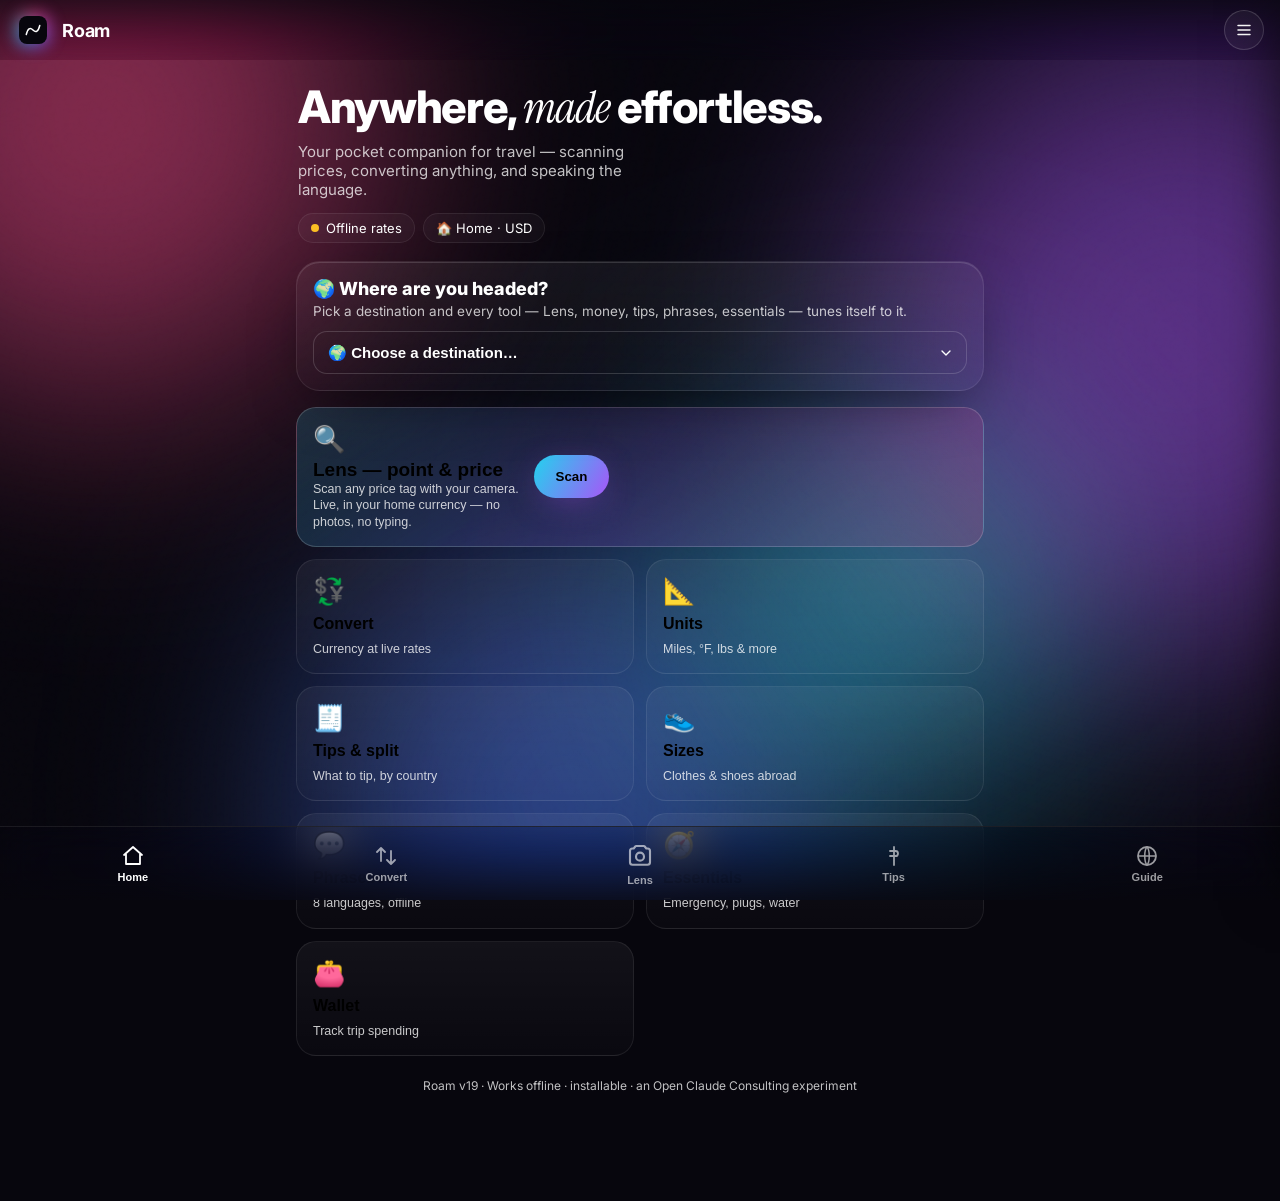
<file: converter/index.html>
<!DOCTYPE html>
<html lang="en">
<head>
<meta charset="UTF-8" />
<meta name="viewport" content="width=device-width, initial-scale=1.0, viewport-fit=cover, maximum-scale=1" />
<title>Roam — your pocket travel companion</title>
<meta name="description" content="Roam by Open Claude Consulting: point your camera at any price tag and see it in your home currency — plus offline converters, tipping, sizes, a phrasebook and country essentials for travellers." />
<meta name="theme-color" content="#07060d" />

<!-- PWA -->
<link rel="manifest" href="manifest.webmanifest" />
<meta name="mobile-web-app-capable" content="yes" />
<meta name="apple-mobile-web-app-capable" content="yes" />
<meta name="apple-mobile-web-app-status-bar-style" content="black-translucent" />
<meta name="apple-mobile-web-app-title" content="Roam" />
<meta name="application-name" content="Roam" />

<link rel="icon" type="image/svg+xml" href="/favicon.svg" />
<link rel="icon" type="image/png" sizes="192x192" href="icons/icon-192.png" />
<link rel="apple-touch-icon" href="icons/apple-touch-icon.png" />

<link rel="preconnect" href="https://fonts.googleapis.com" />
<link rel="preconnect" href="https://fonts.gstatic.com" crossorigin />
<!-- Fonts load async so a slow font CDN can never block rendering; system
     fonts show first (display=swap) and Inter swaps in when ready. -->
<link rel="preload" as="style" href="https://fonts.googleapis.com/css2?family=Inter:wght@300;400;500;600;700;800;900&family=Instrument+Serif:ital@0;1&display=swap" />
<link href="https://fonts.googleapis.com/css2?family=Inter:wght@300;400;500;600;700;800;900&family=Instrument+Serif:ital@0;1&display=swap" rel="stylesheet" media="print" onload="this.media='all'" />
<noscript><link href="https://fonts.googleapis.com/css2?family=Inter:wght@300;400;500;600;700;800;900&family=Instrument+Serif:ital@0;1&display=swap" rel="stylesheet" /></noscript>

<style>
  :root {
    --bg: #07060d; --bg-2: #0c0a18; --fg: #ffffff; --muted: #ffffff;
    --border: rgba(255,255,255,0.08); --border-strong: rgba(255,255,255,0.16);
    --aurora-1: #ff4d8d; --aurora-2: #a855f7; --aurora-3: #4f7cff;
    --aurora-4: #22d3ee; --aurora-5: #fbbf24; --aurora-6: #34d399;
    --good: #34d399; --warn: #fbbf24; --bad: #fb7185;
    --safe-top: env(safe-area-inset-top, 0px);
    --safe-bottom: env(safe-area-inset-bottom, 0px);
  }
  * { box-sizing: border-box; -webkit-tap-highlight-color: transparent; }
  html { -webkit-text-size-adjust: 100%; }
  body {
    margin: 0; min-height: 100vh; background: var(--bg); color: var(--fg);
    font-family: 'Inter', system-ui, -apple-system, sans-serif;
    -webkit-font-smoothing: antialiased; -moz-osx-font-smoothing: grayscale;
    overflow-x: hidden;
  }
  .serif { font-family: 'Instrument Serif', serif; font-weight: 400; font-style: italic; }

  /* Aurora backdrop */
  .aurora-stage { position: fixed; inset: 0; overflow: hidden; z-index: 0; pointer-events: none; }
  .aurora-blob { position: absolute; border-radius: 50%; filter: blur(120px); opacity: 0.5; mix-blend-mode: screen; will-change: transform; }
  .b1 { background: var(--aurora-1); width: 560px; height: 560px; top: -160px; left: -180px; animation: f1 18s ease-in-out infinite alternate; }
  .b2 { background: var(--aurora-2); width: 640px; height: 640px; top: 20px; right: -220px; animation: f2 22s ease-in-out infinite alternate; }
  .b3 { background: var(--aurora-3); width: 520px; height: 520px; bottom: -160px; left: 24%; animation: f3 20s ease-in-out infinite alternate; }
  .b4 { background: var(--aurora-4); width: 380px; height: 380px; top: 46%; left: 54%; animation: f4 24s ease-in-out infinite alternate; }
  @keyframes f1 { to { transform: translate(180px,120px) scale(1.2);} }
  @keyframes f2 { to { transform: translate(-160px,180px) scale(0.9);} }
  @keyframes f3 { to { transform: translate(150px,-180px) scale(1.15);} }
  @keyframes f4 { to { transform: translate(-180px,-110px) scale(1.3);} }
  .noise { position: fixed; inset: 0; pointer-events: none; opacity: 0.05; z-index: 1;
    background-image: url("data:image/svg+xml,%3Csvg viewBox='0 0 200 200' xmlns='http://www.w3.org/2000/svg'%3E%3Cfilter id='n'%3E%3CfeTurbulence type='fractalNoise' baseFrequency='0.9' numOctaves='3'/%3E%3C/filter%3E%3Crect width='100%25' height='100%25' filter='url(%23n)' opacity='0.6'/%3E%3C/svg%3E"); mix-blend-mode: overlay; }

  .glass { position: relative; border-radius: 24px;
    background: linear-gradient(180deg, rgba(255,255,255,0.055), rgba(255,255,255,0.015));
    backdrop-filter: blur(24px) saturate(180%); -webkit-backdrop-filter: blur(24px) saturate(180%);
    border: 1px solid var(--border);
    box-shadow: inset 0 1px 0 0 rgba(255,255,255,0.14), 0 20px 60px -22px rgba(0,0,0,0.6); }

  .btn-primary { display:inline-flex; align-items:center; justify-content:center; gap:8px;
    padding:14px 22px; border-radius:999px; font-weight:600; color:#000; border:0; cursor:pointer;
    background: linear-gradient(120deg, var(--aurora-4), var(--aurora-2), var(--aurora-1)); background-size:200% 200%;
    transition: transform .3s cubic-bezier(.2,.9,.3,1), background-position .6s ease, box-shadow .4s ease;
    box-shadow: 0 8px 34px -10px rgba(168,85,247,0.55); }
  .btn-primary:hover { background-position:100% 50%; transform: translateY(-1px); }
  .btn-primary:active { transform: translateY(0); }
  .btn-ghost { display:inline-flex; align-items:center; justify-content:center; gap:8px;
    padding:12px 18px; border-radius:999px; font-weight:600; color:var(--fg); cursor:pointer;
    border:1px solid var(--border-strong); background: linear-gradient(180deg, rgba(255,255,255,0.07), rgba(255,255,255,0.02));
    transition: border-color .25s, background .25s; text-decoration:none; }
  .btn-ghost:hover { border-color: rgba(255,255,255,0.3); background: linear-gradient(180deg, rgba(255,255,255,0.11), rgba(255,255,255,0.03)); }

  /* App bar */
  #appbar { position: sticky; top: 0; z-index: 40; padding: calc(var(--safe-top) + 10px) 16px 10px;
    display:flex; align-items:center; gap:12px;
    backdrop-filter: blur(20px) saturate(160%); -webkit-backdrop-filter: blur(20px) saturate(160%);
    background: linear-gradient(180deg, rgba(7,6,13,0.7), rgba(7,6,13,0.25)); }
  #appbar .title { font-weight: 700; font-size: 18px; letter-spacing:-0.01em; }
  .icon-btn { width:40px; height:40px; border-radius:999px; display:grid; place-items:center; cursor:pointer;
    border:1px solid var(--border-strong); background: rgba(255,255,255,0.05); color:var(--fg); flex:0 0 auto; }
  .icon-btn:hover { background: rgba(255,255,255,0.1); }

  main#view { position: relative; z-index: 10; padding: 16px 16px calc(96px + var(--safe-bottom)); max-width: 720px; margin: 0 auto; }

  /* Home launcher */
  .brandmark { width:34px; height:34px; display:grid; place-items:center; position:relative; }
  .brandmark span.glow { position:absolute; inset:0; border-radius:11px; filter:blur(8px); opacity:.7;
    background: conic-gradient(from 0deg, var(--aurora-1), var(--aurora-2), var(--aurora-3), var(--aurora-4), var(--aurora-1)); }
  .brandmark span.core { position:absolute; inset:3px; border-radius:8px; background: var(--bg); }
  .tile-grid { display:grid; grid-template-columns: repeat(2, 1fr); gap:12px; }
  .tile { display:flex; flex-direction:column; gap:8px; padding:16px; border-radius:20px; cursor:pointer;
    border:1px solid var(--border); background: linear-gradient(180deg, rgba(255,255,255,0.05), rgba(255,255,255,0.015));
    transition: transform .2s, border-color .2s, background .2s; text-align:left; }
  .tile:hover { transform: translateY(-2px); border-color: rgba(255,255,255,0.24); background: linear-gradient(180deg, rgba(255,255,255,0.09), rgba(255,255,255,0.03)); }
  .tile .emoji { font-size: 26px; }
  .tile .t-name { font-weight: 700; font-size: 16px; }
  .tile .t-sub { font-size: 12.5px; color: var(--muted); opacity: .78; line-height: 1.3; }
  .tile.flag { grid-column: 1 / -1; background: linear-gradient(120deg, rgba(34,211,238,0.16), rgba(168,85,247,0.16), rgba(255,77,141,0.16)); border-color: rgba(255,255,255,0.18); }
  .tile.flag .row { display:flex; align-items:center; justify-content:space-between; gap:12px; }

  /* Inputs / controls */
  .field { background: rgba(4,3,10,0.55); border:1px solid var(--border-strong); border-radius:16px; padding:14px 16px; }
  .field label { font-size:11px; text-transform:uppercase; letter-spacing:.12em; color:var(--muted); opacity:.7; font-weight:700; }
  .num-input, .text-input { width:100%; background:transparent; border:0; outline:0; color:var(--fg);
    font-weight:700; font-size:28px; letter-spacing:-0.02em; -moz-appearance:textfield; }
  .num-input::-webkit-outer-spin-button, .num-input::-webkit-inner-spin-button { -webkit-appearance:none; margin:0; }
  .num-input::placeholder { color: rgba(255,255,255,0.35); }
  select.sel { appearance:none; -webkit-appearance:none; width:100%; cursor:pointer; outline:0; color:var(--fg);
    background: linear-gradient(180deg, rgba(255,255,255,0.08), rgba(255,255,255,0.02)); border:1px solid var(--border-strong);
    border-radius:14px; padding:12px 38px 12px 14px; font-size:15px; font-weight:600;
    background-image: url("data:image/svg+xml,%3Csvg xmlns='http://www.w3.org/2000/svg' width='16' height='16' viewBox='0 0 24 24' fill='none'%3E%3Cpath d='M6 9l6 6 6-6' stroke='%23ffffff' stroke-width='2' stroke-linecap='round' stroke-linejoin='round'/%3E%3C/svg%3E");
    background-repeat:no-repeat; background-position: right 12px center; }
  select.sel option { background: var(--bg-2); color: var(--fg); }
  .seg { display:flex; gap:6px; background: rgba(255,255,255,0.05); border:1px solid var(--border); border-radius:14px; padding:5px; overflow-x:auto; }
  .seg button { flex:1 0 auto; white-space:nowrap; border:0; cursor:pointer; border-radius:10px; padding:9px 12px; font-weight:600; font-size:13.5px; color:var(--fg); background:transparent; }
  .seg button.active { background: linear-gradient(120deg, var(--aurora-4), var(--aurora-2)); color:#000; }
  .chip { display:inline-flex; align-items:center; gap:6px; font-size:13px; font-weight:600; color:var(--fg);
    padding:8px 13px; border-radius:999px; border:1px solid var(--border); background: rgba(255,255,255,0.03); cursor:pointer; }
  .chip:hover { border-color: rgba(255,255,255,0.24); }
  .big-out { font-weight:800; font-size: clamp(2rem, 8vw, 3rem); letter-spacing:-0.03em; color:#fff; text-shadow: 0 2px 8px rgba(0,0,0,0.45); }
  .swap-btn { display:grid; place-items:center; width:48px; height:48px; border-radius:999px; cursor:pointer;
    border:1px solid var(--border-strong); color:var(--fg); background: linear-gradient(180deg, rgba(255,255,255,0.10), rgba(255,255,255,0.02)); }
  .swap-btn.spin svg { transform: rotate(180deg); } .swap-btn svg { transition: transform .4s cubic-bezier(.2,.9,.3,1); }
  .row-list > div { display:flex; align-items:center; justify-content:space-between; padding:13px 2px; border-bottom:1px solid var(--border); }
  .row-list > div:last-child { border-bottom:0; }
  .pill-good { color:#0b0a14; background: var(--good); } .pill-warn { color:#0b0a14; background: var(--warn); } .pill-bad { color:#0b0a14; background: var(--bad); }
  .stat { display:inline-flex; align-items:center; gap:7px; font-size:13px; padding:6px 12px; border-radius:999px; border:1px solid var(--border); background: rgba(255,255,255,0.03); }
  .dot { width:8px; height:8px; border-radius:50%; background: var(--good); }
  .dot.stale { background: var(--warn); }

  /* Bottom tab bar */
  #tabbar { position: fixed; left:0; right:0; bottom:0; z-index:45; display:flex; justify-content:space-around; align-items:center;
    padding: 8px 8px calc(8px + var(--safe-bottom)); gap:4px;
    backdrop-filter: blur(24px) saturate(180%); -webkit-backdrop-filter: blur(24px) saturate(180%);
    background: linear-gradient(180deg, rgba(7,6,13,0.35), rgba(7,6,13,0.85)); border-top:1px solid var(--border); }
  .tab { flex:1; display:flex; flex-direction:column; align-items:center; gap:3px; padding:6px 4px; border:0; background:transparent; color:var(--muted); opacity:.6; cursor:pointer; font-size:11px; font-weight:600; border-radius:12px; }
  .tab.active { opacity:1; color:#fff; }
  .tab .ti { width:24px; height:24px; }
  .tab.lens { position:relative; }
  .tab.lens .ti { width:30px; height:30px; }

  /* Lens (fullscreen) */
  #lensStage { position: fixed; inset:0; z-index:60; background:#000; display:none; }
  #lensStage.on { display:block; }
  #lensVideo { position:absolute; inset:0; width:100%; height:100%; object-fit:cover; }
  .lens-scrim { position:absolute; inset:0; background: radial-gradient(120% 80% at 50% 45%, transparent 40%, rgba(0,0,0,0.55) 100%); pointer-events:none; }
  .reticle { position:absolute; left:8%; right:8%; top:32%; height:36%;
    border:2px solid rgba(255,255,255,0.9); border-radius:16px; box-shadow: 0 0 0 100vmax rgba(0,0,0,0.28); pointer-events:none; }
  .reticle::before, .reticle::after { content:''; position:absolute; left:50%; transform:translateX(-50%); width:80%; height:2px; background: linear-gradient(90deg, transparent, var(--aurora-4), transparent); animation: scanline 2.2s ease-in-out infinite; }
  @keyframes scanline { 0%{top:6%;opacity:.2} 50%{top:90%;opacity:1} 100%{top:6%;opacity:.2} }
  .lens-top { position:absolute; top:calc(var(--safe-top) + 12px); left:12px; right:12px; z-index:3; display:flex; align-items:center; gap:8px; }
  .lens-bottom { position:absolute; bottom:calc(var(--safe-bottom) + 20px); left:12px; right:12px; z-index:3; display:flex; flex-direction:column; gap:12px; align-items:center; }
  .lens-result { min-width:220px; text-align:center; padding:14px 22px; border-radius:20px; background: rgba(6,5,12,0.82);
    border:1px solid rgba(255,255,255,0.18); backdrop-filter: blur(10px); box-shadow: 0 12px 40px -12px rgba(0,0,0,0.7); }
  .lens-result .conv { font-weight:800; font-size: clamp(2.2rem,10vw,3.2rem); line-height:1; color:#fff; }
  .lens-result .src { font-size:14px; color:#fff; opacity:.75; margin-top:4px; }
  .lens-pill { display:inline-flex; align-items:center; gap:8px; padding:8px 14px; border-radius:999px; background: rgba(6,5,12,0.75); border:1px solid rgba(255,255,255,0.16); font-size:13px; font-weight:600; }
  .lens-controls { display:flex; align-items:center; gap:10px; }
  /* Sale-rack quick discount: tap the rack's % off once, every scan
     converts the AFTER-discount price. */
  .lens-sale { display:flex; align-items:center; gap:6px; flex-wrap:wrap; justify-content:center; }
  .lens-sale .sale-label { font-size:12px; font-weight:700; color:#fff; opacity:.75; margin-right:2px; }
  .sale-chip { padding:7px 12px; border-radius:999px; border:1px solid rgba(255,255,255,0.16); background:rgba(6,5,12,0.75);
    color:#fff; font-weight:700; font-size:13px; font-family:inherit; cursor:pointer; }
  .sale-chip.on { background:linear-gradient(120deg, var(--aurora-4), var(--aurora-3)); border-color:transparent; color:#06121c; }
  .lens-result .sale-note { display:inline-block; font-size:12px; font-weight:800; color:var(--aurora-4); margin-top:4px; }
  .lens-cta-round { width:52px; height:52px; border-radius:999px; display:grid; place-items:center; border:1px solid rgba(255,255,255,0.2); background: rgba(6,5,12,0.7); color:#fff; cursor:pointer; }
  .lens-sel { background: rgba(6,5,12,0.75); color:#fff; border:1px solid rgba(255,255,255,0.18); border-radius:12px; padding:9px 30px 9px 12px; font-weight:700; font-size:14px; appearance:none; -webkit-appearance:none;
    background-image: url("data:image/svg+xml,%3Csvg xmlns='http://www.w3.org/2000/svg' width='14' height='14' viewBox='0 0 24 24' fill='none'%3E%3Cpath d='M6 9l6 6 6-6' stroke='%23fff' stroke-width='2' stroke-linecap='round' stroke-linejoin='round'/%3E%3C/svg%3E"); background-repeat:no-repeat; background-position: right 9px center; }
  .lens-sel option { background:#0c0a18; color:#fff; }
  .lens-overlay-msg { position:absolute; inset:0; z-index:4; display:flex; align-items:center; justify-content:center; padding:28px; text-align:center; }

  /* Lock-on box: drawn over the number currently being converted. Moving =
     scanning is alive; green = locked. */
  .lens-lock {
    position:absolute; z-index:2; pointer-events:none; opacity:0;
    border:2.5px solid #22e06c; border-radius:10px;
    box-shadow: 0 0 0 2px rgba(34,224,108,0.22), 0 0 18px rgba(34,224,108,0.45);
    transition: left .18s ease-out, top .18s ease-out, width .18s ease-out, height .18s ease-out, opacity .25s ease;
  }
  .lens-lock.on { opacity:1; }
  .lens-lock.stale { opacity:.35; }
  /* Tap-to-focus ping (camera-style) */
  .lens-focus {
    position:absolute; z-index:2; width:64px; height:64px; pointer-events:none; opacity:0;
    border:2px solid #ffd60a; border-radius:14px; transform:translate(-50%,-50%) scale(1.3);
  }
  .lens-focus.ping { animation: focusPing .6s ease-out; }
  @keyframes focusPing {
    0% { opacity:1; transform:translate(-50%,-50%) scale(1.35); }
    70% { opacity:.9; transform:translate(-50%,-50%) scale(.95); }
    100% { opacity:0; transform:translate(-50%,-50%) scale(.9); }
  }

  .fade-up { animation: fadeUp .5s cubic-bezier(.2,.9,.3,1) both; }
  @keyframes fadeUp { from{opacity:0; transform:translateY(16px)} to{opacity:1; transform:translateY(0)} }

  /* ========== App menu (right-hand sheet) ==========
     Solid panel, transform-only transition — cheap on any GPU. */
  .menu-sheet { position: fixed; inset: 0; z-index: 58; pointer-events: none; }
  .menu-backdrop { position: absolute; inset: 0; background: rgba(3,2,8,0.62); opacity: 0; transition: opacity .3s ease; }
  .menu-panel {
    position: absolute; top: 0; right: 0; bottom: 0; width: min(340px, 88vw);
    background: linear-gradient(180deg, #110e21 0%, #0b0918 100%);
    border-left: 1px solid var(--border-strong);
    transform: translateX(103%); transition: transform .35s cubic-bezier(.2,.9,.3,1);
    display: flex; flex-direction: column; overflow-y: auto;
    padding: calc(var(--safe-top) + 14px) 18px calc(var(--safe-bottom) + 18px);
    box-shadow: -24px 0 60px -20px rgba(0,0,0,0.7);
  }
  .menu-sheet.on { pointer-events: auto; }
  .menu-sheet.on .menu-backdrop { opacity: 1; }
  .menu-sheet.on .menu-panel { transform: translateX(0); }
  /* flex-shrink:0 — without it, content taller than the viewport makes the
     flex column compress sections into each other (overlapping taps). The
     panel scrolls instead. */
  .menu-panel > * { flex-shrink: 0; }
  .menu-sec { margin-top: 20px; }
  .menu-label { font-size: 11px; letter-spacing: .14em; text-transform: uppercase; font-weight: 700; opacity: .55; margin-bottom: 8px; }
  .menu-item {
    display: flex; align-items: center; gap: 12px; width: 100%; padding: 12px 10px;
    border-radius: 12px; border: 0; background: transparent; color: #fff;
    font-size: 15px; font-weight: 600; cursor: pointer; text-align: left; font-family: inherit;
  }
  .menu-item:hover { background: rgba(255,255,255,0.06); }
  .menu-item .mi { width: 26px; text-align: center; font-size: 18px; flex: 0 0 auto; }
  .menu-item .sub { font-size: 12px; font-weight: 500; opacity: .55; display: block; margin-top: 1px; }

  /* ========== Mobile GPU relief ==========
     Large blurred, blended, animated blobs are very expensive to composite
     on phone GPUs. Use fewer, softer, static blobs and lighter glass on
     small screens so the app never stutters or hangs. */
  @media (max-width: 768px) {
    .aurora-blob { filter: blur(60px); opacity: 0.36; mix-blend-mode: normal; animation: none !important; will-change: auto; }
    .aurora-blob.b4 { display: none; }
    .noise { display: none; }
    .glass { backdrop-filter: blur(12px) saturate(160%); -webkit-backdrop-filter: blur(12px) saturate(160%); }
    #appbar { backdrop-filter: blur(12px) saturate(150%); -webkit-backdrop-filter: blur(12px) saturate(150%); }
    #tabbar { backdrop-filter: blur(12px) saturate(150%); -webkit-backdrop-filter: blur(12px) saturate(150%); }
  }
  @media (prefers-reduced-motion: reduce) {
    .aurora-blob { animation: none !important; }
    .reticle::before, .reticle::after { animation: none !important; }
  }
  .muted { color: var(--muted); opacity:.75; }
  ::selection { background: var(--aurora-2); color:#fff; }
  ::-webkit-scrollbar { width:9px; height:9px; } ::-webkit-scrollbar-thumb { background: rgba(255,255,255,0.1); border-radius:4px; }
  a { color: inherit; }
</style>
</head>
<body>

<div class="aurora-stage"><span class="aurora-blob b1"></span><span class="aurora-blob b2"></span><span class="aurora-blob b3"></span><span class="aurora-blob b4"></span></div>
<div class="noise"></div>

<header id="appbar">
  <button id="backBtn" class="icon-btn" aria-label="Back" style="display:none">
    <svg width="18" height="18" viewBox="0 0 24 24" fill="none"><path d="M15 18l-6-6 6-6" stroke="currentColor" stroke-width="2" stroke-linecap="round" stroke-linejoin="round"/></svg>
  </button>
  <span id="brand" class="brandmark" style="cursor:pointer"><span class="glow"></span><span class="core"></span>
    <svg style="position:relative" width="18" height="18" viewBox="0 0 24 24" fill="none"><path d="M3 18 Q6 6 12 12 T 21 6" stroke="white" stroke-width="2" stroke-linecap="round"/></svg>
  </span>
  <span class="title" id="appTitle">Roam</span>
  <span style="flex:1"></span>
  <button id="menuBtn" class="icon-btn" aria-label="Open menu" aria-expanded="false" aria-controls="menuSheet">
    <svg width="18" height="18" viewBox="0 0 24 24" fill="none"><path d="M4 12h16M4 6h16M4 18h16" stroke="currentColor" stroke-width="2" stroke-linecap="round"/></svg>
  </button>
</header>

<main id="view"><!-- rendered by app.js --></main>

<nav id="tabbar">
  <button class="tab" data-nav="#/" ><svg class="ti" viewBox="0 0 24 24" fill="none"><path d="M3 11l9-8 9 8M5 10v10h14V10" stroke="currentColor" stroke-width="1.8" stroke-linecap="round" stroke-linejoin="round"/></svg>Home</button>
  <button class="tab" data-nav="#/convert"><svg class="ti" viewBox="0 0 24 24" fill="none"><path d="M7 4v13M7 4L3 8M7 4l4 4M17 20V7M17 20l4-4M17 20l-4-4" stroke="currentColor" stroke-width="1.8" stroke-linecap="round" stroke-linejoin="round"/></svg>Convert</button>
  <button class="tab lens" data-nav="#/lens"><svg class="ti" viewBox="0 0 24 24" fill="none"><path d="M4 8a2 2 0 0 1 2-2h1l1.2-1.6A1 1 0 0 1 9 4h6a1 1 0 0 1 .8.4L17 6h1a2 2 0 0 1 2 2v9a2 2 0 0 1-2 2H6a2 2 0 0 1-2-2V8Z" stroke="currentColor" stroke-width="1.7"/><circle cx="12" cy="12.5" r="3.2" stroke="currentColor" stroke-width="1.7"/></svg>Lens</button>
  <button class="tab" data-nav="#/tips"><svg class="ti" viewBox="0 0 24 24" fill="none"><path d="M12 3v18M8 7h5.5a2.5 2.5 0 0 1 0 5H8m0 0h7" stroke="currentColor" stroke-width="1.8" stroke-linecap="round" stroke-linejoin="round"/></svg>Tips</button>
  <button class="tab" data-nav="#/essentials"><svg class="ti" viewBox="0 0 24 24" fill="none"><circle cx="12" cy="12" r="9" stroke="currentColor" stroke-width="1.8"/><path d="M3 12h18M12 3c3 3 3 15 0 18M12 3c-3 3-3 15 0 18" stroke="currentColor" stroke-width="1.5"/></svg>Guide</button>
</nav>

<!-- ========== APP MENU ========== -->
<div id="menuSheet" class="menu-sheet" aria-hidden="true" role="dialog" aria-label="Roam menu">
  <div class="menu-backdrop" id="menuBackdrop"></div>
  <div class="menu-panel">
    <div style="display:flex;align-items:center;gap:10px">
      <span class="brandmark"><span class="glow"></span><span class="core"></span>
        <svg style="position:relative" width="16" height="16" viewBox="0 0 24 24" fill="none"><path d="M3 18 Q6 6 12 12 T 21 6" stroke="white" stroke-width="2" stroke-linecap="round"/></svg>
      </span>
      <strong style="font-size:17px">Roam</strong>
      <span style="flex:1"></span>
      <button id="menuClose" class="icon-btn" aria-label="Close menu">
        <svg width="17" height="17" viewBox="0 0 24 24" fill="none"><path d="M6 6l12 12M18 6L6 18" stroke="currentColor" stroke-width="2" stroke-linecap="round"/></svg>
      </button>
    </div>

    <div class="menu-sec">
      <div class="menu-label">Your trip</div>
      <div class="field" style="margin-bottom:10px">
        <label>Travelling to</label>
        <select id="menuDest" class="sel" style="margin-top:6px" aria-label="Destination country"></select>
      </div>
      <div class="field">
        <label>Home currency</label>
        <select id="menuHome" class="sel" style="margin-top:6px" aria-label="Home currency"></select>
      </div>
    </div>

    <div class="menu-sec">
      <div class="menu-label">Exchange rates</div>
      <div style="display:flex;align-items:center;justify-content:space-between;gap:10px;flex-wrap:wrap">
        <span class="stat" data-rate-status><span class="dot"></span><span data-rate-text>Rates…</span></span>
        <button id="menuRefresh" class="btn-ghost" style="padding:9px 16px;font-size:13px">Refresh</button>
      </div>
    </div>

    <div class="menu-sec">
      <div class="menu-label">Tools</div>
      <button class="menu-item" data-nav="#/lens"><span class="mi">🔍</span><span>Lens<span class="sub">Scan prices with your camera</span></span></button>
      <button class="menu-item" data-nav="#/convert"><span class="mi">💱</span><span>Convert<span class="sub">Currency at live rates</span></span></button>
      <button class="menu-item" data-nav="#/units"><span class="mi">📐</span><span>Units<span class="sub">Miles, °F, lbs &amp; more</span></span></button>
      <button class="menu-item" data-nav="#/tips"><span class="mi">🧾</span><span>Tips &amp; split<span class="sub">What to tip, by country</span></span></button>
      <button class="menu-item" data-nav="#/sizes"><span class="mi">👟</span><span>Sizes<span class="sub">Clothes &amp; shoes abroad</span></span></button>
      <button class="menu-item" data-nav="#/phrasebook"><span class="mi">💬</span><span>Phrasebook<span class="sub">8 languages, offline</span></span></button>
      <button class="menu-item" data-nav="#/essentials"><span class="mi">🧭</span><span>Essentials<span class="sub">Emergency, plugs, water</span></span></button>
      <button class="menu-item" data-nav="#/wallet"><span class="mi">👛</span><span>Wallet<span class="sub">Track trip spending</span></span></button>
    </div>

    <div class="menu-sec" id="menuInstallWrap" style="display:none">
      <button id="menuInstall" class="btn-primary" style="width:100%">⤓ Install Roam</button>
    </div>

    <span style="flex:1"></span>
    <p style="font-size:11.5px;opacity:.5;margin:20px 0 0;line-height:1.5">Works offline once loaded · rates are indicative.<br/>An Open Claude Consulting experiment.</p>
  </div>
</div>

<!-- Fullscreen Lens stage (kept outside #view so the camera survives re-renders) -->
<div id="lensStage">
  <video id="lensVideo" autoplay playsinline muted></video>
  <canvas id="lensOcr" hidden></canvas>
  <div class="lens-scrim"></div>
  <div class="reticle" id="lensReticle"></div>
  <div class="lens-lock" id="lensLock"></div>
  <div class="lens-focus" id="lensFocus"></div>
  <div class="lens-top">
    <button id="lensClose" class="lens-cta-round" aria-label="Close scanner">
      <svg width="20" height="20" viewBox="0 0 24 24" fill="none"><path d="M6 6l12 12M18 6L6 18" stroke="currentColor" stroke-width="2" stroke-linecap="round"/></svg>
    </button>
    <span class="lens-pill" id="lensVer" style="font-size:11px;opacity:.75"></span>
    <span style="flex:1"></span>
    <span class="lens-pill" id="lensStatus">Point at a price</span>
  </div>
  <div class="lens-overlay-msg" id="lensMsg" style="display:none"></div>
  <div class="lens-bottom">
    <div class="lens-result" id="lensResult" style="display:none">
      <div class="conv" id="lensConv">—</div>
      <div class="src" id="lensSrc"></div>
    </div>
    <div class="lens-sale" id="lensSale" aria-label="Discount to apply to scanned prices"></div>
    <div class="lens-controls">
      <label class="lens-pill" style="gap:6px">From
        <select id="lensShop" class="lens-sel" aria-label="Shop currency"></select>
      </label>
      <button id="lensTorch" class="lens-cta-round" aria-label="Toggle flashlight" style="display:none">
        <svg width="20" height="20" viewBox="0 0 24 24" fill="none"><path d="M9 2h6l-1 7h3l-8 13 2-9H8l1-11z" stroke="currentColor" stroke-width="1.7" stroke-linejoin="round"/></svg>
      </button>
      <label class="lens-pill" style="gap:6px">To
        <select id="lensHome" class="lens-sel" aria-label="Home currency"></select>
      </label>
    </div>
    <button id="lensReset" class="lens-pill" style="gap:8px;cursor:pointer;font-family:inherit;color:#fff;border:1px solid rgba(255,255,255,0.16)" aria-label="Reset the scanner">
      <svg width="15" height="15" viewBox="0 0 24 24" fill="none"><path d="M20 12a8 8 0 1 1-2.34-5.66M20 4v4h-4" stroke="currentColor" stroke-width="2" stroke-linecap="round" stroke-linejoin="round"/></svg>
      Reset scanner
    </button>
  </div>
</div>

<script type="module" src="app.js"></script>
</body>
</html>
</file>
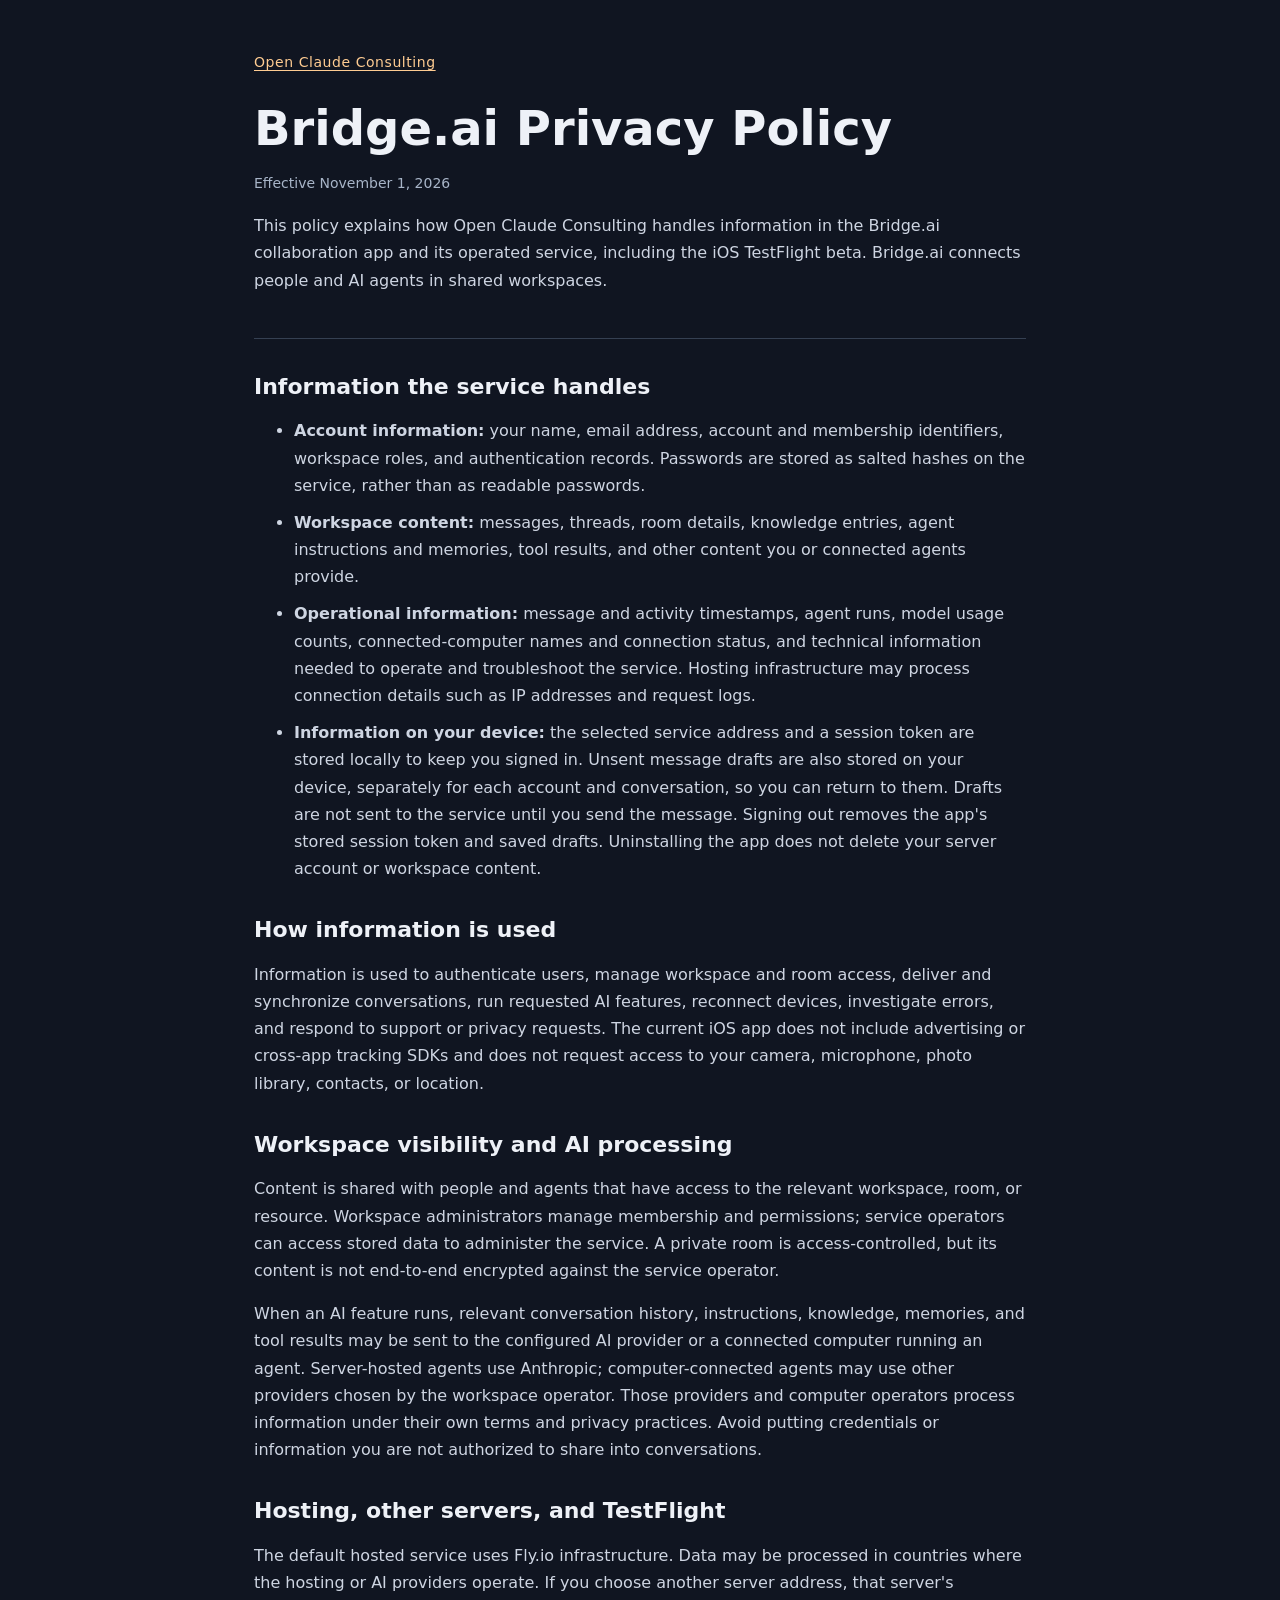
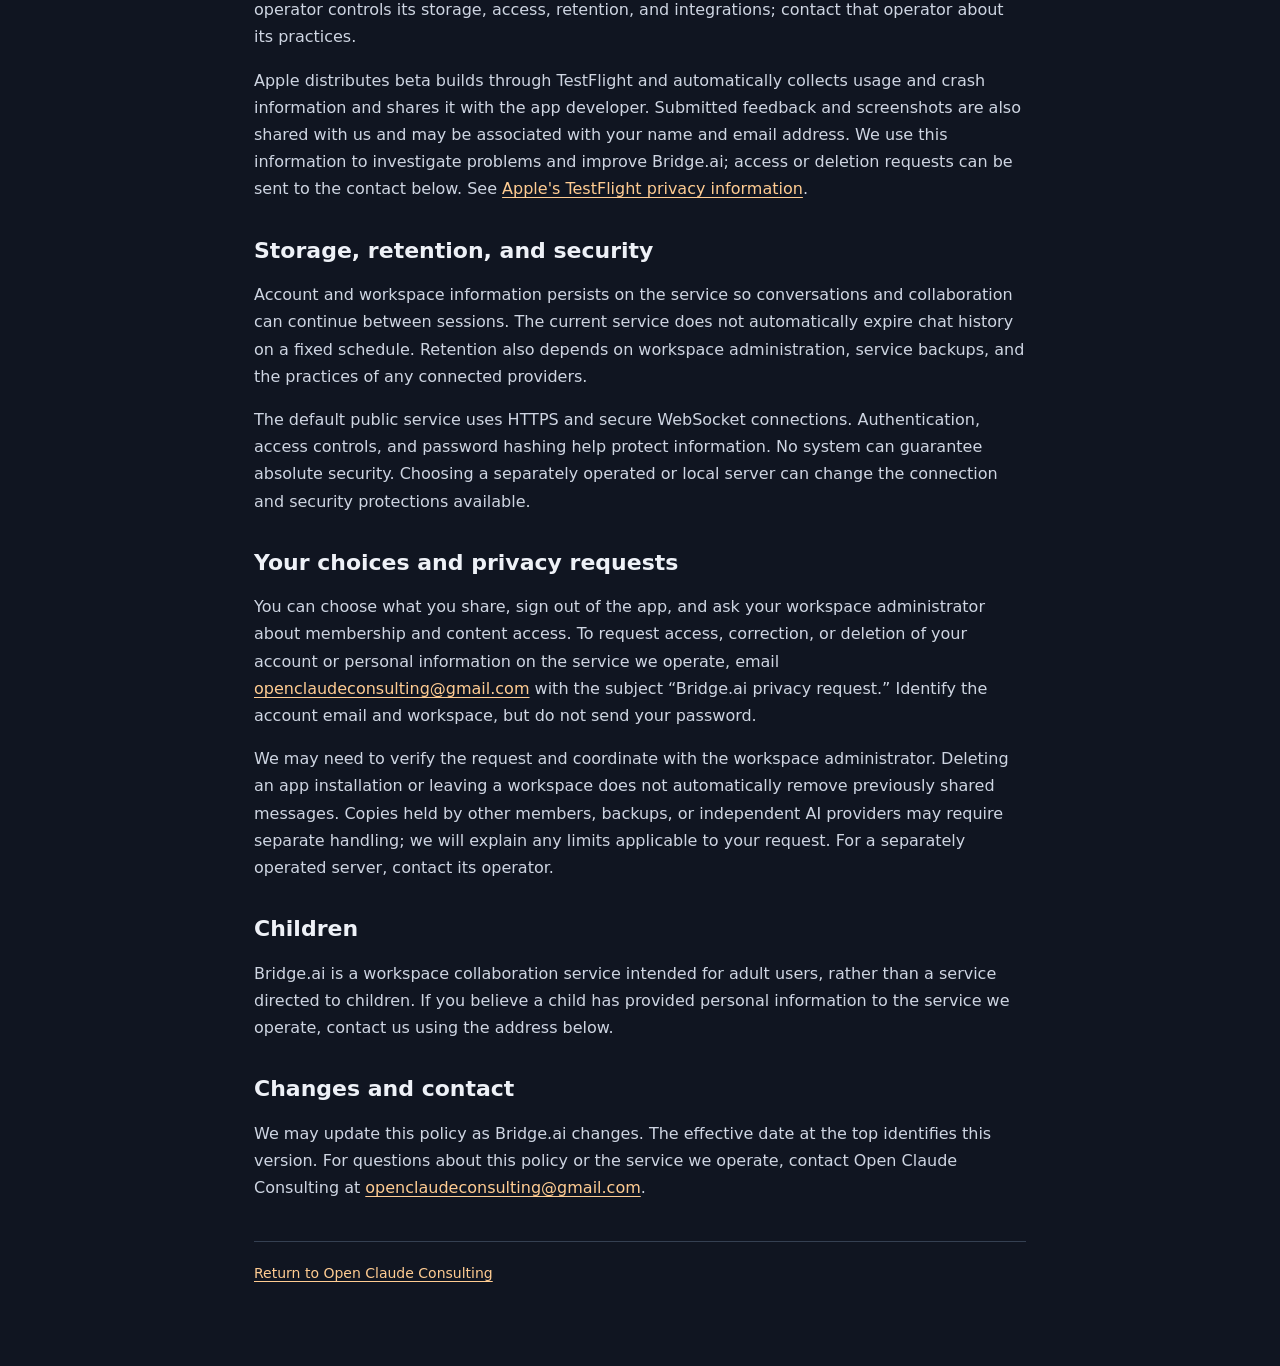
<file: bridge-privacy.html>
<!doctype html>
<html lang="en">
<head>
  <meta charset="utf-8">
  <meta name="viewport" content="width=device-width,initial-scale=1">
  <title>Bridge.ai Privacy Policy — Open Claude Consulting</title>
  <meta name="description" content="How Bridge.ai handles account information, workspace conversations, AI processing, and privacy requests.">
  <style>
    :root{color-scheme:dark;font-family:system-ui,-apple-system,BlinkMacSystemFont,"Segoe UI",sans-serif;background:#101521;color:#eef1f7;line-height:1.7}
    *{box-sizing:border-box}body{margin:0}main{max-width:820px;margin:auto;padding:48px 24px 80px}a{color:#ffcc92;text-underline-offset:3px}header{border-bottom:1px solid #354052;padding-bottom:28px;margin-bottom:32px}.brand{font-size:14px;letter-spacing:.04em}h1{font-size:clamp(32px,6vw,48px);line-height:1.15;margin:26px 0 16px}h2{font-size:22px;line-height:1.3;margin:34px 0 12px}p,li{color:#ced5e2}li{margin:10px 0}.date{color:#a8b5c8;font-size:14px}footer{margin-top:40px;padding-top:20px;border-top:1px solid #354052;font-size:14px}a:focus-visible{outline:3px solid #ffcc92;outline-offset:5px}
  </style>
</head>
<body><main>
  <header><a class="brand" href="/">Open Claude Consulting</a><h1>Bridge.ai Privacy Policy</h1><p class="date">Effective November 1, 2026</p><p>This policy explains how Open Claude Consulting handles information in the Bridge.ai collaboration app and its operated service, including the iOS TestFlight beta. Bridge.ai connects people and AI agents in shared workspaces.</p></header>
  <section><h2>Information the service handles</h2><ul>
    <li><strong>Account information:</strong> your name, email address, account and membership identifiers, workspace roles, and authentication records. Passwords are stored as salted hashes on the service, rather than as readable passwords.</li>
    <li><strong>Workspace content:</strong> messages, threads, room details, knowledge entries, agent instructions and memories, tool results, and other content you or connected agents provide.</li>
    <li><strong>Operational information:</strong> message and activity timestamps, agent runs, model usage counts, connected-computer names and connection status, and technical information needed to operate and troubleshoot the service. Hosting infrastructure may process connection details such as IP addresses and request logs.</li>
    <li><strong>Information on your device:</strong> the selected service address and a session token are stored locally to keep you signed in. Unsent message drafts are also stored on your device, separately for each account and conversation, so you can return to them. Drafts are not sent to the service until you send the message. Signing out removes the app's stored session token and saved drafts. Uninstalling the app does not delete your server account or workspace content.</li>
  </ul></section>
  <section><h2>How information is used</h2><p>Information is used to authenticate users, manage workspace and room access, deliver and synchronize conversations, run requested AI features, reconnect devices, investigate errors, and respond to support or privacy requests. The current iOS app does not include advertising or cross-app tracking SDKs and does not request access to your camera, microphone, photo library, contacts, or location.</p></section>
  <section><h2>Workspace visibility and AI processing</h2><p>Content is shared with people and agents that have access to the relevant workspace, room, or resource. Workspace administrators manage membership and permissions; service operators can access stored data to administer the service. A private room is access-controlled, but its content is not end-to-end encrypted against the service operator.</p><p>When an AI feature runs, relevant conversation history, instructions, knowledge, memories, and tool results may be sent to the configured AI provider or a connected computer running an agent. Server-hosted agents use Anthropic; computer-connected agents may use other providers chosen by the workspace operator. Those providers and computer operators process information under their own terms and privacy practices. Avoid putting credentials or information you are not authorized to share into conversations.</p></section>
  <section><h2>Hosting, other servers, and TestFlight</h2><p>The default hosted service uses Fly.io infrastructure. Data may be processed in countries where the hosting or AI providers operate. If you choose another server address, that server's operator controls its storage, access, retention, and integrations; contact that operator about its practices.</p><p>Apple distributes beta builds through TestFlight and automatically collects usage and crash information and shares it with the app developer. Submitted feedback and screenshots are also shared with us and may be associated with your name and email address. We use this information to investigate problems and improve Bridge.ai; access or deletion requests can be sent to the contact below. See <a href="https://www.apple.com/legal/privacy/data/en/test-flight/">Apple's TestFlight privacy information</a>.</p></section>
  <section><h2>Storage, retention, and security</h2><p>Account and workspace information persists on the service so conversations and collaboration can continue between sessions. The current service does not automatically expire chat history on a fixed schedule. Retention also depends on workspace administration, service backups, and the practices of any connected providers.</p><p>The default public service uses HTTPS and secure WebSocket connections. Authentication, access controls, and password hashing help protect information. No system can guarantee absolute security. Choosing a separately operated or local server can change the connection and security protections available.</p></section>
  <section><h2>Your choices and privacy requests</h2><p>You can choose what you share, sign out of the app, and ask your workspace administrator about membership and content access. To request access, correction, or deletion of your account or personal information on the service we operate, email <a href="mailto:openclaudeconsulting@gmail.com?subject=Bridge.ai%20privacy%20request">openclaudeconsulting@gmail.com</a> with the subject “Bridge.ai privacy request.” Identify the account email and workspace, but do not send your password.</p><p>We may need to verify the request and coordinate with the workspace administrator. Deleting an app installation or leaving a workspace does not automatically remove previously shared messages. Copies held by other members, backups, or independent AI providers may require separate handling; we will explain any limits applicable to your request. For a separately operated server, contact its operator.</p></section>
  <section><h2>Children</h2><p>Bridge.ai is a workspace collaboration service intended for adult users, rather than a service directed to children. If you believe a child has provided personal information to the service we operate, contact us using the address below.</p></section>
  <section><h2>Changes and contact</h2><p>We may update this policy as Bridge.ai changes. The effective date at the top identifies this version. For questions about this policy or the service we operate, contact Open Claude Consulting at <a href="mailto:openclaudeconsulting@gmail.com">openclaudeconsulting@gmail.com</a>.</p></section>
  <footer><a href="/">Return to Open Claude Consulting</a></footer>
</main></body></html>
</file>
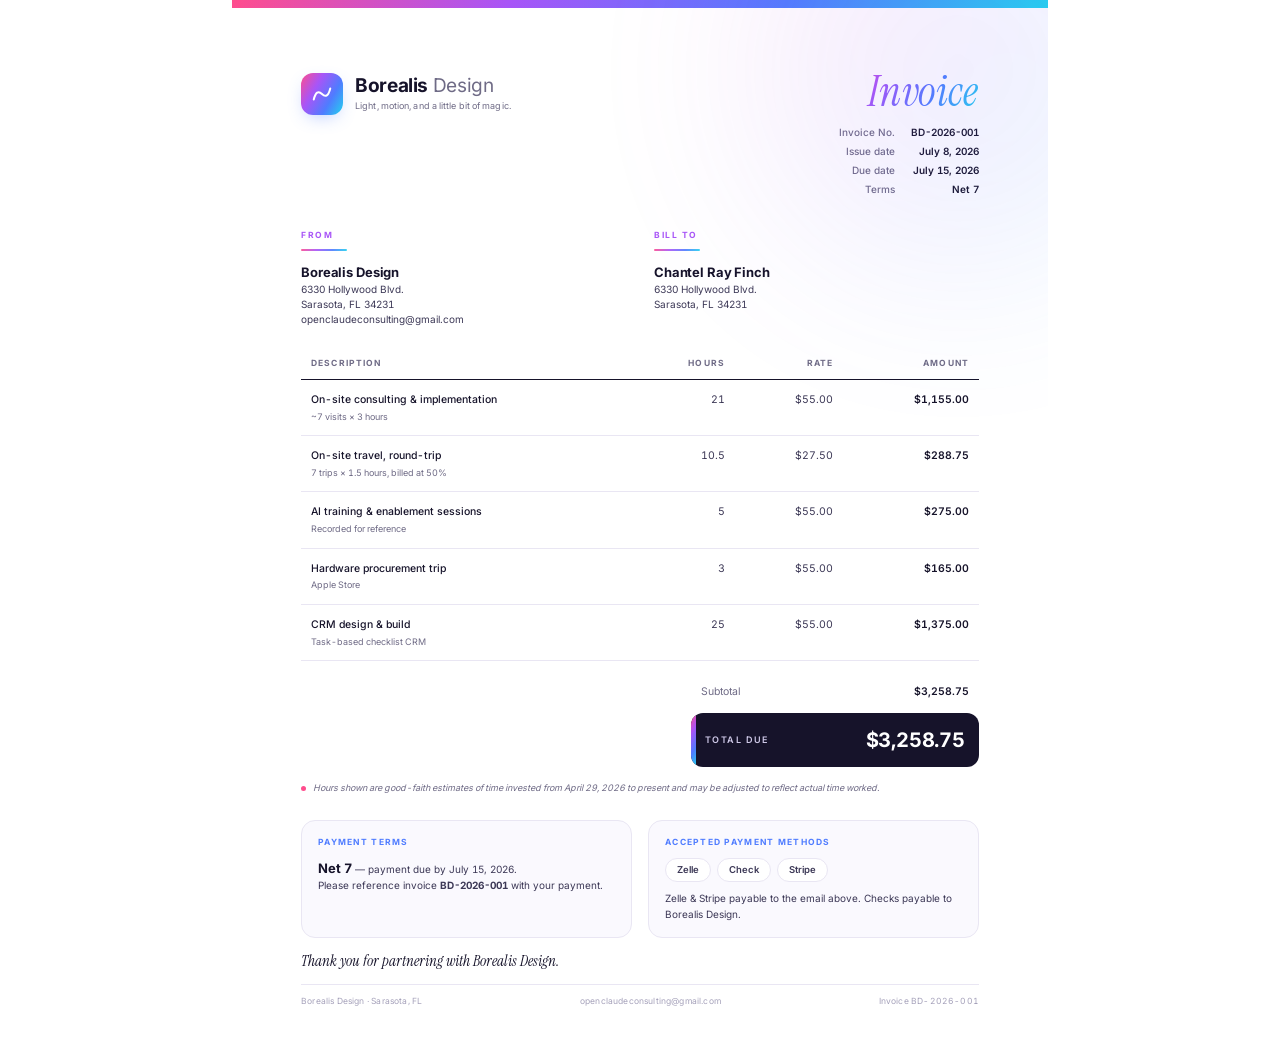
<file: billing/invoice.html>
<!DOCTYPE html>
<html lang="en">
<head>
<meta charset="UTF-8" />
<title>Borealis Design — Invoice BD-2026-001</title>
<link rel="stylesheet" href="fonts/embedded.css" />
<style>
  :root {
    --ink:      #16132a;
    --ink-soft: #3c3856;
    --muted:    #6f6b86;
    --faint:    #a5a1ba;
    --line:     #e9e6f3;
    --line-2:   #f1eff8;
    --panel:    #faf9fe;
    --a1: #ff4d8d; --a2: #a855f7; --a3: #4f7cff; --a4: #22d3ee;
    --aurora: linear-gradient(120deg, #ff4d8d 0%, #a855f7 34%, #4f7cff 68%, #22d3ee 100%);
  }
  * { box-sizing: border-box; margin: 0; padding: 0; }
  @page { size: Letter; margin: 0; }
  html, body { background: #fff; }
  body {
    font-family: 'Inter', system-ui, sans-serif;
    color: var(--ink);
    -webkit-font-smoothing: antialiased;
    font-feature-settings: "cv11", "ss01", "tnum";
    font-size: 10.5px;
    line-height: 1.5;
  }
  .serif { font-family: 'Instrument Serif', Georgia, serif; font-style: italic; font-weight: 400; }
  .sheet {
    position: relative;
    width: 8.5in;
    min-height: 11in;
    margin: 0 auto;
    padding: 0.7in 0.72in 0.55in;
    background: #fff;
    overflow: hidden;
  }
  /* full-bleed aurora top band */
  .sheet::before {
    content: "";
    position: absolute; top: 0; left: 0; right: 0; height: 8px;
    background: var(--aurora);
  }
  /* faint aurora wash top-right */
  .wash {
    position: absolute; top: -140px; right: -120px;
    width: 420px; height: 420px; border-radius: 50%;
    background: var(--aurora);
    filter: blur(90px); opacity: 0.10; pointer-events: none;
  }

  /* ---------- letterhead ---------- */
  .head { display: flex; justify-content: space-between; align-items: flex-start; margin-top: 6px; }
  .brand { display: flex; gap: 12px; align-items: center; }
  .mark {
    position: relative; width: 42px; height: 42px; border-radius: 12px;
    background: var(--aurora); flex: none;
    box-shadow: 0 6px 18px -6px rgba(79,124,255,0.45);
  }
  .mark svg { position: absolute; inset: 0; margin: auto; }
  .wordmark { font-size: 19px; font-weight: 700; letter-spacing: -0.02em; line-height: 1; }
  .wordmark span { color: var(--muted); font-weight: 400; }
  .tagline { font-size: 9px; color: var(--muted); margin-top: 4px; letter-spacing: 0.01em; }

  .doc-title { text-align: right; }
  .doc-title h1 {
    font-family: 'Instrument Serif', Georgia, serif; font-style: italic; font-weight: 400;
    font-size: 42px; line-height: 0.9; letter-spacing: 0.01em;
    background: var(--aurora); -webkit-background-clip: text; background-clip: text; color: transparent;
  }
  .doc-meta { margin-top: 12px; font-size: 10px; }
  .doc-meta table { border-collapse: collapse; margin-left: auto; }
  .doc-meta td { padding: 2px 0 2px 16px; text-align: right; }
  .doc-meta td.k { color: var(--muted); font-weight: 500; }
  .doc-meta td.v { color: var(--ink); font-weight: 600; font-variant-numeric: tabular-nums; }

  /* ---------- parties ---------- */
  .parties { display: flex; gap: 28px; margin-top: 30px; }
  .party { flex: 1; }
  .plabel {
    font-size: 8.5px; font-weight: 700; letter-spacing: 0.18em; text-transform: uppercase;
    color: var(--a2); margin-bottom: 7px;
  }
  .party .name { font-size: 13px; font-weight: 700; color: var(--ink); letter-spacing: -0.01em; }
  .party .row { color: var(--ink-soft); font-size: 10px; }
  .party a { color: var(--ink-soft); text-decoration: none; }
  .rule-grad { height: 2px; background: var(--aurora); border-radius: 2px; opacity: 0.9; margin-bottom: 12px; width: 46px; }

  /* ---------- table ---------- */
  table.items { width: 100%; border-collapse: collapse; margin-top: 30px; }
  table.items thead th {
    font-size: 8.5px; font-weight: 700; letter-spacing: 0.13em; text-transform: uppercase;
    color: var(--muted); text-align: left; padding: 0 10px 9px; border-bottom: 1.5px solid var(--ink);
  }
  table.items thead th.num { text-align: right; }
  table.items tbody td {
    padding: 12px 10px; border-bottom: 1px solid var(--line); vertical-align: top;
    font-size: 10.5px; color: var(--ink-soft);
  }
  table.items tbody td.desc { color: var(--ink); font-weight: 500; }
  table.items tbody td.desc small { display: block; color: var(--muted); font-weight: 400; font-size: 9px; margin-top: 2px; }
  table.items tbody td.num { text-align: right; font-variant-numeric: tabular-nums; white-space: nowrap; }
  table.items tbody td.amt { text-align: right; font-variant-numeric: tabular-nums; font-weight: 600; color: var(--ink); white-space: nowrap; }
  col.c-desc { width: 52%; } col.c-hrs { width: 12%; } col.c-rate { width: 16%; } col.c-amt { width: 20%; }

  /* ---------- totals ---------- */
  .totals { display: flex; justify-content: flex-end; margin-top: 18px; }
  .totals .box { width: 3in; }
  .totals .line { display: flex; justify-content: space-between; padding: 5px 10px; font-size: 10.5px; color: var(--ink-soft); }
  .totals .line .lbl { color: var(--muted); }
  .totals .line .val { font-variant-numeric: tabular-nums; font-weight: 600; color: var(--ink); }
  .totals .grand {
    margin-top: 8px; padding: 12px 14px; border-radius: 12px;
    background: var(--ink); color: #fff;
    display: flex; justify-content: space-between; align-items: center;
    position: relative; overflow: hidden;
  }
  .totals .grand::after {
    content: ""; position: absolute; left: 0; top: 0; bottom: 0; width: 5px; background: var(--aurora);
  }
  .totals .grand .lbl { font-size: 9px; letter-spacing: 0.16em; text-transform: uppercase; color: #cfc9e8; font-weight: 600; }
  .totals .grand .val { font-size: 20px; font-weight: 700; font-variant-numeric: tabular-nums; letter-spacing: -0.01em; }

  .estimate-note {
    margin-top: 14px; font-size: 9px; color: var(--muted); font-style: italic;
    display: flex; gap: 7px; align-items: flex-start;
  }
  .estimate-note .dot { width: 5px; height: 5px; border-radius: 50%; background: var(--a1); margin-top: 5px; flex: none; }

  /* ---------- pay panel ---------- */
  .paygrid { display: flex; gap: 16px; margin-top: 26px; }
  .paycard { flex: 1; background: var(--panel); border: 1px solid var(--line); border-radius: 14px; padding: 15px 16px; }
  .paycard h3 {
    font-size: 8.5px; font-weight: 700; letter-spacing: 0.15em; text-transform: uppercase;
    color: var(--a3); margin-bottom: 9px;
  }
  .paycard p { font-size: 10px; color: var(--ink-soft); line-height: 1.55; }
  .paycard .big { font-size: 13px; font-weight: 700; color: var(--ink); }
  .methods { display: flex; flex-wrap: wrap; gap: 6px; margin-top: 4px; }
  .chip {
    font-size: 9.5px; font-weight: 600; color: var(--ink-soft);
    background: #fff; border: 1px solid var(--line); border-radius: 999px; padding: 4px 11px;
  }

  /* ---------- footer ---------- */
  .foot { position: absolute; left: 0.72in; right: 0.72in; bottom: 0.5in; }
  .foot .thanks { font-family: 'Instrument Serif', Georgia, serif; font-style: italic; font-size: 15px; color: var(--ink); }
  .foot .frule { height: 1px; background: var(--line); margin: 12px 0 10px; }
  .foot .fmeta { display: flex; justify-content: space-between; font-size: 8.5px; color: var(--faint); letter-spacing: 0.02em; }
  .foot .fmeta a { color: var(--faint); text-decoration: none; }
</style>
</head>
<body>
<div class="sheet">
  <div class="wash"></div>

  <!-- Letterhead -->
  <div class="head">
    <div>
      <div class="brand">
        <span class="mark">
          <svg width="22" height="22" viewBox="0 0 24 24" fill="none">
            <path d="M3 18 Q6 6 12 12 T 21 6" stroke="#fff" stroke-width="2.2" stroke-linecap="round"/>
          </svg>
        </span>
        <div>
          <div class="wordmark">Borealis <span>Design</span></div>
          <div class="tagline">Light, motion, and a little bit of magic.</div>
        </div>
      </div>
    </div>
    <div class="doc-title">
      <h1>Invoice</h1>
      <div class="doc-meta">
        <table>
          <tr><td class="k">Invoice No.</td><td class="v">BD-2026-001</td></tr>
          <tr><td class="k">Issue date</td><td class="v">July 8, 2026</td></tr>
          <tr><td class="k">Due date</td><td class="v">July 15, 2026</td></tr>
          <tr><td class="k">Terms</td><td class="v">Net 7</td></tr>
        </table>
      </div>
    </div>
  </div>

  <!-- Parties -->
  <div class="parties">
    <div class="party">
      <div class="plabel">From</div>
      <div class="rule-grad"></div>
      <div class="name">Borealis Design</div>
      <div class="row">6330 Hollywood Blvd.</div>
      <div class="row">Sarasota, FL 34231</div>
      <div class="row"><a href="mailto:openclaudeconsulting@gmail.com">openclaudeconsulting@gmail.com</a></div>
    </div>
    <div class="party">
      <div class="plabel">Bill To</div>
      <div class="rule-grad"></div>
      <div class="name">Chantel Ray Finch</div>
      <div class="row">6330 Hollywood Blvd.</div>
      <div class="row">Sarasota, FL 34231</div>
    </div>
  </div>

  <!-- Items -->
  <table class="items">
    <colgroup><col class="c-desc"/><col class="c-hrs"/><col class="c-rate"/><col class="c-amt"/></colgroup>
    <thead>
      <tr>
        <th>Description</th>
        <th class="num">Hours</th>
        <th class="num">Rate</th>
        <th class="num">Amount</th>
      </tr>
    </thead>
    <tbody>
      <tr>
        <td class="desc">On-site consulting &amp; implementation<small>~7 visits × 3 hours</small></td>
        <td class="num">21</td>
        <td class="num">$55.00</td>
        <td class="amt">$1,155.00</td>
      </tr>
      <tr>
        <td class="desc">On-site travel, round-trip<small>7 trips × 1.5 hours, billed at 50%</small></td>
        <td class="num">10.5</td>
        <td class="num">$27.50</td>
        <td class="amt">$288.75</td>
      </tr>
      <tr>
        <td class="desc">AI training &amp; enablement sessions<small>Recorded for reference</small></td>
        <td class="num">5</td>
        <td class="num">$55.00</td>
        <td class="amt">$275.00</td>
      </tr>
      <tr>
        <td class="desc">Hardware procurement trip<small>Apple Store</small></td>
        <td class="num">3</td>
        <td class="num">$55.00</td>
        <td class="amt">$165.00</td>
      </tr>
      <tr>
        <td class="desc">CRM design &amp; build<small>Task-based checklist CRM</small></td>
        <td class="num">25</td>
        <td class="num">$55.00</td>
        <td class="amt">$1,375.00</td>
      </tr>
    </tbody>
  </table>

  <!-- Totals -->
  <div class="totals">
    <div class="box">
      <div class="line"><span class="lbl">Subtotal</span><span class="val">$3,258.75</span></div>
      <div class="grand">
        <span class="lbl">Total Due</span>
        <span class="val">$3,258.75</span>
      </div>
    </div>
  </div>

  <div class="estimate-note">
    <span class="dot"></span>
    <span>Hours shown are good-faith estimates of time invested from April 29, 2026 to present and may be adjusted to reflect actual time worked.</span>
  </div>

  <!-- Payment -->
  <div class="paygrid">
    <div class="paycard">
      <h3>Payment Terms</h3>
      <p><span class="big">Net 7</span> — payment due by July 15, 2026.<br/>Please reference invoice <strong>BD-2026-001</strong> with your payment.</p>
    </div>
    <div class="paycard">
      <h3>Accepted Payment Methods</h3>
      <div class="methods">
        <span class="chip">Zelle</span>
        <span class="chip">Check</span>
        <span class="chip">Stripe</span>
      </div>
      <p style="margin-top:9px;">Zelle &amp; Stripe payable to the email above. Checks payable to Borealis Design.</p>
    </div>
  </div>

  <!-- Footer -->
  <div class="foot">
    <div class="thanks">Thank you for partnering with Borealis Design.</div>
    <div class="frule"></div>
    <div class="fmeta">
      <span>Borealis Design · Sarasota, FL</span>
      <span><a href="mailto:openclaudeconsulting@gmail.com">openclaudeconsulting@gmail.com</a></span>
      <span>Invoice BD-2026-001</span>
    </div>
  </div>
</div>
</body>
</html>
</file>
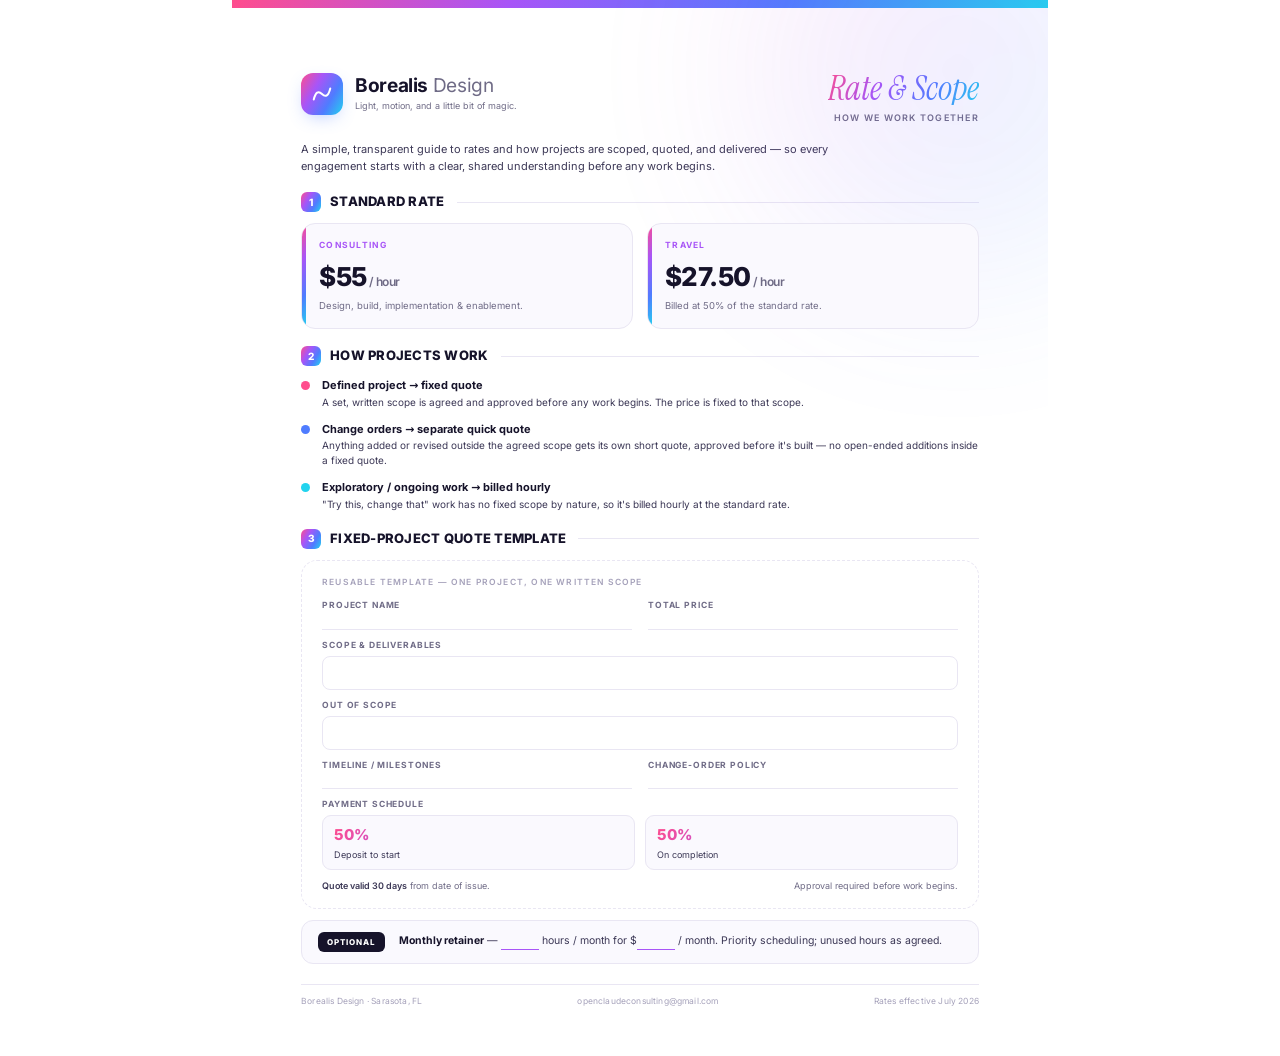
<file: billing/rate-scope.html>
<!DOCTYPE html>
<html lang="en">
<head>
<meta charset="UTF-8" />
<title>Borealis Design — Rate &amp; Scope Sheet</title>
<link rel="stylesheet" href="fonts/embedded.css" />
<style>
  :root {
    --ink:      #16132a;
    --ink-soft: #3c3856;
    --muted:    #6f6b86;
    --faint:    #a5a1ba;
    --line:     #e9e6f3;
    --panel:    #faf9fe;
    --a1: #ff4d8d; --a2: #a855f7; --a3: #4f7cff; --a4: #22d3ee;
    --aurora: linear-gradient(120deg, #ff4d8d 0%, #a855f7 34%, #4f7cff 68%, #22d3ee 100%);
  }
  * { box-sizing: border-box; margin: 0; padding: 0; }
  @page { size: Letter; margin: 0; }
  html, body { background: #fff; }
  body {
    font-family: 'Inter', system-ui, sans-serif; color: var(--ink);
    -webkit-font-smoothing: antialiased; font-feature-settings: "cv11","ss01";
    font-size: 10.5px; line-height: 1.5;
  }
  .serif { font-family: 'Instrument Serif', Georgia, serif; font-style: italic; font-weight: 400; }
  .sheet {
    position: relative; width: 8.5in; min-height: 11in; margin: 0 auto;
    padding: 0.7in 0.72in 0.55in; background: #fff; overflow: hidden;
  }
  .sheet::before { content:""; position:absolute; top:0; left:0; right:0; height:8px; background: var(--aurora); }
  .wash { position:absolute; top:-140px; right:-120px; width:420px; height:420px; border-radius:50%;
          background: var(--aurora); filter: blur(90px); opacity:0.10; pointer-events:none; }

  /* header */
  .head { display:flex; justify-content:space-between; align-items:flex-start; margin-top:6px; }
  .brand { display:flex; gap:12px; align-items:center; }
  .mark { position:relative; width:42px; height:42px; border-radius:12px; background:var(--aurora); flex:none;
          box-shadow:0 6px 18px -6px rgba(79,124,255,0.45); }
  .mark svg { position:absolute; inset:0; margin:auto; }
  .wordmark { font-size:19px; font-weight:700; letter-spacing:-0.02em; line-height:1; }
  .wordmark span { color:var(--muted); font-weight:400; }
  .tagline { font-size:9px; color:var(--muted); margin-top:4px; }
  .doc-title { text-align:right; }
  .doc-title h1 { font-family:'Instrument Serif',Georgia,serif; font-style:italic; font-weight:400;
    font-size:34px; line-height:0.95; background:var(--aurora); -webkit-background-clip:text; background-clip:text; color:transparent; }
  .doc-title .sub { font-size:9px; color:var(--muted); letter-spacing:0.14em; text-transform:uppercase; margin-top:6px; font-weight:600; }

  .intro { margin-top:16px; font-size:11px; color:var(--ink-soft); max-width:6.2in; line-height:1.55; }

  /* section */
  .section { margin-top:17px; }
  .snum {
    display:inline-flex; align-items:center; justify-content:center; width:20px; height:20px; border-radius:6px;
    background:var(--aurora); color:#fff; font-size:10px; font-weight:800; margin-right:9px; flex:none;
  }
  .stitle { display:flex; align-items:center; margin-bottom:11px; }
  .stitle h2 { font-size:13px; font-weight:800; letter-spacing:0.02em; text-transform:uppercase; color:var(--ink); }
  .stitle .bar { flex:1; height:1px; background:var(--line); margin-left:12px; }

  /* rate cards */
  .rates { display:flex; gap:14px; }
  .rate { flex:1; border:1px solid var(--line); border-radius:14px; padding:15px 17px; position:relative; overflow:hidden; background:var(--panel); }
  .rate::after { content:""; position:absolute; left:0; top:0; bottom:0; width:4px; background:var(--aurora); }
  .rate .lbl { font-size:8.5px; font-weight:700; letter-spacing:0.15em; text-transform:uppercase; color:var(--a2); }
  .rate .amt { font-size:26px; font-weight:800; letter-spacing:-0.02em; margin-top:5px; }
  .rate .amt .unit { font-size:12px; font-weight:600; color:var(--muted); }
  .rate .note { font-size:9.5px; color:var(--muted); margin-top:3px; }

  /* how it works */
  .work { display:flex; flex-direction:column; gap:11px; }
  .witem { display:flex; gap:12px; align-items:flex-start; }
  .wdot { width:9px; height:9px; border-radius:50%; margin-top:4px; flex:none; }
  .witem:nth-child(1) .wdot { background:var(--a1); }
  .witem:nth-child(2) .wdot { background:var(--a3); }
  .witem:nth-child(3) .wdot { background:var(--a4); }
  .witem .wh { font-size:11px; font-weight:700; color:var(--ink); }
  .witem p { font-size:10px; color:var(--ink-soft); line-height:1.5; margin-top:1px; }

  /* template */
  .tmpl { border:1.5px dashed var(--line); border-radius:16px; padding:15px 20px; background:#fff; }
  .tmpl .cap { font-size:8.5px; color:var(--faint); letter-spacing:0.14em; text-transform:uppercase; font-weight:600; margin-bottom:11px; }
  .field { margin-bottom:9px; }
  .field .fl { font-size:8.5px; font-weight:700; letter-spacing:0.1em; text-transform:uppercase; color:var(--muted); margin-bottom:4px; }
  .field .fline { border-bottom:1px solid var(--line); height:14px; }
  .field .fbox { border:1px solid var(--line); border-radius:8px; height:34px; }
  .frow { display:flex; gap:16px; }
  .frow .field { flex:1; }
  .schedule { display:flex; gap:10px; }
  .schedule .seg { flex:1; background:var(--panel); border:1px solid var(--line); border-radius:9px; padding:8px 11px; }
  .schedule .seg .pct { font-size:15px; font-weight:800; background:var(--aurora); -webkit-background-clip:text; background-clip:text; color:transparent; }
  .schedule .seg .t { font-size:9px; color:var(--ink-soft); margin-top:1px; }
  .fineprint { display:flex; justify-content:space-between; margin-top:8px; font-size:9px; color:var(--muted); }
  .fineprint strong { color:var(--ink-soft); font-weight:600; }

  /* retainer */
  .retainer { margin-top:11px; background:var(--panel); border:1px solid var(--line); border-radius:12px;
              padding:11px 16px; display:flex; align-items:center; gap:14px; }
  .retainer .tag { font-size:8px; font-weight:800; letter-spacing:0.12em; text-transform:uppercase; color:#fff;
                   background:var(--ink); padding:4px 9px; border-radius:6px; flex:none; }
  .retainer .body { font-size:10.5px; color:var(--ink-soft); }
  .retainer .body b { color:var(--ink); }
  .fillblank { display:inline-block; min-width:38px; border-bottom:1.5px solid var(--a2); text-align:center; color:var(--muted); font-weight:600; }

  /* footer */
  .foot { position:absolute; left:0.72in; right:0.72in; bottom:0.5in; }
  .foot .frule { height:1px; background:var(--line); margin-bottom:10px; }
  .foot .fmeta { display:flex; justify-content:space-between; font-size:8.5px; color:var(--faint); letter-spacing:0.02em; }
  .foot .fmeta a { color:var(--faint); text-decoration:none; }
</style>
</head>
<body>
<div class="sheet">
  <div class="wash"></div>

  <div class="head">
    <div class="brand">
      <span class="mark">
        <svg width="22" height="22" viewBox="0 0 24 24" fill="none">
          <path d="M3 18 Q6 6 12 12 T 21 6" stroke="#fff" stroke-width="2.2" stroke-linecap="round"/>
        </svg>
      </span>
      <div>
        <div class="wordmark">Borealis <span>Design</span></div>
        <div class="tagline">Light, motion, and a little bit of magic.</div>
      </div>
    </div>
    <div class="doc-title">
      <h1>Rate &amp; Scope</h1>
      <div class="sub">How we work together</div>
    </div>
  </div>

  <p class="intro">A simple, transparent guide to rates and how projects are scoped, quoted, and delivered — so
    every engagement starts with a clear, shared understanding before any work begins.</p>

  <!-- 1. Standard Rate -->
  <div class="section">
    <div class="stitle"><span class="snum">1</span><h2>Standard Rate</h2><span class="bar"></span></div>
    <div class="rates">
      <div class="rate">
        <div class="lbl">Consulting</div>
        <div class="amt">$55<span class="unit"> / hour</span></div>
        <div class="note">Design, build, implementation &amp; enablement.</div>
      </div>
      <div class="rate">
        <div class="lbl">Travel</div>
        <div class="amt">$27.50<span class="unit"> / hour</span></div>
        <div class="note">Billed at 50% of the standard rate.</div>
      </div>
    </div>
  </div>

  <!-- 2. How Projects Work -->
  <div class="section">
    <div class="stitle"><span class="snum">2</span><h2>How Projects Work</h2><span class="bar"></span></div>
    <div class="work">
      <div class="witem">
        <span class="wdot"></span>
        <div>
          <div class="wh">Defined project → fixed quote</div>
          <p>A set, written scope is agreed and approved before any work begins. The price is fixed to that scope.</p>
        </div>
      </div>
      <div class="witem">
        <span class="wdot"></span>
        <div>
          <div class="wh">Change orders → separate quick quote</div>
          <p>Anything added or revised outside the agreed scope gets its own short quote, approved before it's built — no open-ended additions inside a fixed quote.</p>
        </div>
      </div>
      <div class="witem">
        <span class="wdot"></span>
        <div>
          <div class="wh">Exploratory / ongoing work → billed hourly</div>
          <p>"Try this, change that" work has no fixed scope by nature, so it's billed hourly at the standard rate.</p>
        </div>
      </div>
    </div>
  </div>

  <!-- 3. Fixed-Project Quote Template -->
  <div class="section">
    <div class="stitle"><span class="snum">3</span><h2>Fixed-Project Quote Template</h2><span class="bar"></span></div>
    <div class="tmpl">
      <div class="cap">Reusable template — one project, one written scope</div>

      <div class="frow">
        <div class="field"><div class="fl">Project name</div><div class="fline"></div></div>
        <div class="field"><div class="fl">Total price</div><div class="fline"></div></div>
      </div>

      <div class="field"><div class="fl">Scope &amp; deliverables</div><div class="fbox"></div></div>
      <div class="field"><div class="fl">Out of scope</div><div class="fbox"></div></div>

      <div class="frow">
        <div class="field"><div class="fl">Timeline / milestones</div><div class="fline"></div></div>
        <div class="field"><div class="fl">Change-order policy</div><div class="fline"></div></div>
      </div>

      <div class="field">
        <div class="fl">Payment schedule</div>
        <div class="schedule">
          <div class="seg"><div class="pct">50%</div><div class="t">Deposit to start</div></div>
          <div class="seg"><div class="pct">50%</div><div class="t">On completion</div></div>
        </div>
      </div>

      <div class="fineprint">
        <span><strong>Quote valid 30 days</strong> from date of issue.</span>
        <span>Approval required before work begins.</span>
      </div>
    </div>

    <!-- Retainer option -->
    <div class="retainer">
      <span class="tag">Optional</span>
      <div class="body">
        <b>Monthly retainer</b> — <span class="fillblank">&nbsp;&nbsp;&nbsp;&nbsp;</span> hours / month for
        $<span class="fillblank">&nbsp;&nbsp;&nbsp;&nbsp;</span> / month. Priority scheduling; unused hours as agreed.
      </div>
    </div>
  </div>

  <div class="foot">
    <div class="frule"></div>
    <div class="fmeta">
      <span>Borealis Design · Sarasota, FL</span>
      <span><a href="mailto:openclaudeconsulting@gmail.com">openclaudeconsulting@gmail.com</a></span>
      <span>Rates effective July 2026</span>
    </div>
  </div>
</div>
</body>
</html>
</file>
<file: tw.css>
*,:after,:before{--tw-border-spacing-x:0;--tw-border-spacing-y:0;--tw-translate-x:0;--tw-translate-y:0;--tw-rotate:0;--tw-skew-x:0;--tw-skew-y:0;--tw-scale-x:1;--tw-scale-y:1;--tw-pan-x: ;--tw-pan-y: ;--tw-pinch-zoom: ;--tw-scroll-snap-strictness:proximity;--tw-gradient-from-position: ;--tw-gradient-via-position: ;--tw-gradient-to-position: ;--tw-ordinal: ;--tw-slashed-zero: ;--tw-numeric-figure: ;--tw-numeric-spacing: ;--tw-numeric-fraction: ;--tw-ring-inset: ;--tw-ring-offset-width:0px;--tw-ring-offset-color:#fff;--tw-ring-color:rgba(59,130,246,.5);--tw-ring-offset-shadow:0 0 #0000;--tw-ring-shadow:0 0 #0000;--tw-shadow:0 0 #0000;--tw-shadow-colored:0 0 #0000;--tw-blur: ;--tw-brightness: ;--tw-contrast: ;--tw-grayscale: ;--tw-hue-rotate: ;--tw-invert: ;--tw-saturate: ;--tw-sepia: ;--tw-drop-shadow: ;--tw-backdrop-blur: ;--tw-backdrop-brightness: ;--tw-backdrop-contrast: ;--tw-backdrop-grayscale: ;--tw-backdrop-hue-rotate: ;--tw-backdrop-invert: ;--tw-backdrop-opacity: ;--tw-backdrop-saturate: ;--tw-backdrop-sepia: ;--tw-contain-size: ;--tw-contain-layout: ;--tw-contain-paint: ;--tw-contain-style: }::backdrop{--tw-border-spacing-x:0;--tw-border-spacing-y:0;--tw-translate-x:0;--tw-translate-y:0;--tw-rotate:0;--tw-skew-x:0;--tw-skew-y:0;--tw-scale-x:1;--tw-scale-y:1;--tw-pan-x: ;--tw-pan-y: ;--tw-pinch-zoom: ;--tw-scroll-snap-strictness:proximity;--tw-gradient-from-position: ;--tw-gradient-via-position: ;--tw-gradient-to-position: ;--tw-ordinal: ;--tw-slashed-zero: ;--tw-numeric-figure: ;--tw-numeric-spacing: ;--tw-numeric-fraction: ;--tw-ring-inset: ;--tw-ring-offset-width:0px;--tw-ring-offset-color:#fff;--tw-ring-color:rgba(59,130,246,.5);--tw-ring-offset-shadow:0 0 #0000;--tw-ring-shadow:0 0 #0000;--tw-shadow:0 0 #0000;--tw-shadow-colored:0 0 #0000;--tw-blur: ;--tw-brightness: ;--tw-contrast: ;--tw-grayscale: ;--tw-hue-rotate: ;--tw-invert: ;--tw-saturate: ;--tw-sepia: ;--tw-drop-shadow: ;--tw-backdrop-blur: ;--tw-backdrop-brightness: ;--tw-backdrop-contrast: ;--tw-backdrop-grayscale: ;--tw-backdrop-hue-rotate: ;--tw-backdrop-invert: ;--tw-backdrop-opacity: ;--tw-backdrop-saturate: ;--tw-backdrop-sepia: ;--tw-contain-size: ;--tw-contain-layout: ;--tw-contain-paint: ;--tw-contain-style: }/*! tailwindcss v3.4.17 | MIT License | https://tailwindcss.com*/*,:after,:before{box-sizing:border-box;border:0 solid #e5e7eb}:after,:before{--tw-content:""}:host,html{line-height:1.5;-webkit-text-size-adjust:100%;-moz-tab-size:4;-o-tab-size:4;tab-size:4;font-family:ui-sans-serif,system-ui,sans-serif,Apple Color Emoji,Segoe UI Emoji,Segoe UI Symbol,Noto Color Emoji;font-feature-settings:normal;font-variation-settings:normal;-webkit-tap-highlight-color:transparent}body{margin:0;line-height:inherit}hr{height:0;color:inherit;border-top-width:1px}abbr:where([title]){-webkit-text-decoration:underline dotted;text-decoration:underline dotted}h1,h2,h3,h4,h5,h6{font-size:inherit;font-weight:inherit}a{color:inherit;text-decoration:inherit}b,strong{font-weight:bolder}code,kbd,pre,samp{font-family:ui-monospace,SFMono-Regular,Menlo,Monaco,Consolas,Liberation Mono,Courier New,monospace;font-feature-settings:normal;font-variation-settings:normal;font-size:1em}small{font-size:80%}sub,sup{font-size:75%;line-height:0;position:relative;vertical-align:baseline}sub{bottom:-.25em}sup{top:-.5em}table{text-indent:0;border-color:inherit;border-collapse:collapse}button,input,optgroup,select,textarea{font-family:inherit;font-feature-settings:inherit;font-variation-settings:inherit;font-size:100%;font-weight:inherit;line-height:inherit;letter-spacing:inherit;color:inherit;margin:0;padding:0}button,select{text-transform:none}button,input:where([type=button]),input:where([type=reset]),input:where([type=submit]){-webkit-appearance:button;background-color:transparent;background-image:none}:-moz-focusring{outline:auto}:-moz-ui-invalid{box-shadow:none}progress{vertical-align:baseline}::-webkit-inner-spin-button,::-webkit-outer-spin-button{height:auto}[type=search]{-webkit-appearance:textfield;outline-offset:-2px}::-webkit-search-decoration{-webkit-appearance:none}::-webkit-file-upload-button{-webkit-appearance:button;font:inherit}summary{display:list-item}blockquote,dd,dl,figure,h1,h2,h3,h4,h5,h6,hr,p,pre{margin:0}fieldset{margin:0}fieldset,legend{padding:0}menu,ol,ul{list-style:none;margin:0;padding:0}dialog{padding:0}textarea{resize:vertical}input::-moz-placeholder,textarea::-moz-placeholder{opacity:1;color:#9ca3af}input::placeholder,textarea::placeholder{opacity:1;color:#9ca3af}[role=button],button{cursor:pointer}:disabled{cursor:default}audio,canvas,embed,iframe,img,object,svg,video{display:block;vertical-align:middle}img,video{max-width:100%;height:auto}[hidden]:where(:not([hidden=until-found])){display:none}.pointer-events-none{pointer-events:none}.visible{visibility:visible}.fixed{position:fixed}.absolute{position:absolute}.relative{position:relative}.inset-0{inset:0}.inset-\[3px\]{inset:3px}.bottom-8{bottom:2rem}.left-0{left:0}.left-1\/2{left:50%}.right-0{right:0}.top-0{top:0}.isolate{isolation:isolate}.z-10{z-index:10}.z-50{z-index:50}.mx-auto{margin-left:auto;margin-right:auto}.mb-1{margin-bottom:.25rem}.mb-10{margin-bottom:2.5rem}.mb-16{margin-bottom:4rem}.mb-20{margin-bottom:5rem}.mb-24{margin-bottom:6rem}.mb-3{margin-bottom:.75rem}.mb-4{margin-bottom:1rem}.mb-6{margin-bottom:1.5rem}.mb-8{margin-bottom:2rem}.mt-1{margin-top:.25rem}.mt-10{margin-top:2.5rem}.mt-12{margin-top:3rem}.mt-14{margin-top:3.5rem}.mt-16{margin-top:4rem}.mt-2{margin-top:.5rem}.mt-8{margin-top:2rem}.block{display:block}.inline{display:inline}.flex{display:flex}.inline-flex{display:inline-flex}.grid{display:grid}.hidden{display:none}.aspect-\[4\/5\]{aspect-ratio:4/5}.aspect-square{aspect-ratio:1/1}.h-1{height:.25rem}.h-12{height:3rem}.h-2{height:.5rem}.h-9{height:2.25rem}.h-full{height:100%}.h-px{height:1px}.min-h-screen{min-height:100vh}.w-1{width:.25rem}.w-10{width:2.5rem}.w-2{width:.5rem}.w-9{width:2.25rem}.w-full{width:100%}.w-px{width:1px}.max-w-2xl{max-width:42rem}.max-w-5xl{max-width:64rem}.max-w-6xl{max-width:72rem}.max-w-7xl{max-width:80rem}.max-w-\[560px\]{max-width:560px}.max-w-sm{max-width:24rem}.max-w-xl{max-width:36rem}.-translate-x-1\/2{--tw-translate-x:-50%}.-translate-x-1\/2,.transform{transform:translate(var(--tw-translate-x),var(--tw-translate-y)) rotate(var(--tw-rotate)) skewX(var(--tw-skew-x)) skewY(var(--tw-skew-y)) scaleX(var(--tw-scale-x)) scaleY(var(--tw-scale-y))}.resize{resize:both}.grid-cols-2{grid-template-columns:repeat(2,minmax(0,1fr))}.flex-col{flex-direction:column}.flex-wrap{flex-wrap:wrap}.place-items-center{place-items:center}.items-start{align-items:flex-start}.items-end{align-items:flex-end}.items-center{align-items:center}.justify-center{justify-content:center}.justify-between{justify-content:space-between}.gap-10{gap:2.5rem}.gap-12{gap:3rem}.gap-2{gap:.5rem}.gap-3{gap:.75rem}.gap-4{gap:1rem}.gap-5{gap:1.25rem}.gap-6{gap:1.5rem}.gap-8{gap:2rem}.gap-x-16{-moz-column-gap:4rem;column-gap:4rem}.gap-y-20{row-gap:5rem}.space-y-2>:not([hidden])~:not([hidden]){--tw-space-y-reverse:0;margin-top:calc(.5rem*(1 - var(--tw-space-y-reverse)));margin-bottom:calc(.5rem*var(--tw-space-y-reverse))}.space-y-3>:not([hidden])~:not([hidden]){--tw-space-y-reverse:0;margin-top:calc(.75rem*(1 - var(--tw-space-y-reverse)));margin-bottom:calc(.75rem*var(--tw-space-y-reverse))}.overflow-hidden{overflow:hidden}.whitespace-nowrap{white-space:nowrap}.rounded-2xl{border-radius:1rem}.rounded-3xl{border-radius:1.5rem}.rounded-\[10px\]{border-radius:10px}.rounded-full{border-radius:9999px}.rounded-xl{border-radius:.75rem}.border{border-width:1px}.border-y{border-top-width:1px;border-bottom-width:1px}.border-t{border-top-width:1px}.border-\[var\(--border\)\]{border-color:var(--border)}.border-white\/5{border-color:hsla(0,0%,100%,.05)}.bg-\[var\(--aurora-1\)\]{background-color:var(--aurora-1)}.bg-\[var\(--aurora-2\)\]{background-color:var(--aurora-2)}.bg-\[var\(--aurora-3\)\]{background-color:var(--aurora-3)}.bg-\[var\(--bg\)\]{background-color:var(--bg)}.bg-\[var\(--bg-2\)\]{background-color:var(--bg-2)}.bg-white\/20{background-color:hsla(0,0%,100%,.2)}.bg-gradient-to-b{background-image:linear-gradient(to bottom,var(--tw-gradient-stops))}.from-white\/30{--tw-gradient-from:hsla(0,0%,100%,.3) var(--tw-gradient-from-position);--tw-gradient-to:hsla(0,0%,100%,0) var(--tw-gradient-to-position);--tw-gradient-stops:var(--tw-gradient-from),var(--tw-gradient-to)}.to-transparent{--tw-gradient-to:transparent var(--tw-gradient-to-position)}.p-5{padding:1.25rem}.p-6{padding:1.5rem}.p-8{padding:2rem}.px-6{padding-left:1.5rem;padding-right:1.5rem}.py-12{padding-top:3rem;padding-bottom:3rem}.py-16{padding-top:4rem;padding-bottom:4rem}.py-32{padding-top:8rem;padding-bottom:8rem}.py-4{padding-top:1rem;padding-bottom:1rem}.pb-24{padding-bottom:6rem}.pt-32{padding-top:8rem}.pt-8{padding-top:2rem}.text-center{text-align:center}.text-2xl{font-size:1.5rem;line-height:2rem}.text-3xl{font-size:1.875rem;line-height:2.25rem}.text-7xl{font-size:4.5rem;line-height:1}.text-\[11px\]{font-size:11px}.text-\[17px\]{font-size:17px}.text-\[clamp\(2\.2rem\2c 5vw\2c 4\.2rem\)\]{font-size:clamp(2.2rem,5vw,4.2rem)}.text-\[clamp\(2\.5rem\2c 6vw\2c 5rem\)\]{font-size:clamp(2.5rem,6vw,5rem)}.text-\[clamp\(2\.5rem\2c 7vw\2c 6rem\)\]{font-size:clamp(2.5rem,7vw,6rem)}.text-\[clamp\(2rem\2c 5vw\2c 4rem\)\]{font-size:clamp(2rem,5vw,4rem)}.text-\[clamp\(3rem\2c 9vw\2c 8\.5rem\)\]{font-size:clamp(3rem,9vw,8.5rem)}.text-lg{font-size:1.125rem;line-height:1.75rem}.text-sm{font-size:.875rem;line-height:1.25rem}.text-xl{font-size:1.25rem;line-height:1.75rem}.text-xs{font-size:.75rem;line-height:1rem}.font-light{font-weight:300}.font-medium{font-weight:500}.font-normal{font-weight:400}.font-semibold{font-weight:600}.uppercase{text-transform:uppercase}.italic{font-style:italic}.leading-\[0\.95\]{line-height:.95}.leading-\[1\.05\]{line-height:1.05}.leading-\[1\.15\]{line-height:1.15}.leading-\[1\],.leading-none{line-height:1}.leading-relaxed{line-height:1.625}.tracking-\[-0\.02em\]{letter-spacing:-.02em}.tracking-\[-0\.03em\]{letter-spacing:-.03em}.tracking-\[-0\.04em\]{letter-spacing:-.04em}.tracking-\[0\.2em\]{letter-spacing:.2em}.tracking-\[0\.3em\]{letter-spacing:.3em}.tracking-tight{letter-spacing:-.025em}.tracking-wider{letter-spacing:.05em}.text-\[var\(--muted\)\]{color:var(--muted)}.text-white{--tw-text-opacity:1;color:rgb(255 255 255/var(--tw-text-opacity,1))}.text-white\/40{color:hsla(0,0%,100%,.4)}.underline{text-decoration-line:underline}.underline-offset-4{text-underline-offset:4px}.antialiased{-webkit-font-smoothing:antialiased;-moz-osx-font-smoothing:grayscale}.outline{outline-style:solid}.blur{--tw-blur:blur(8px)}.blur,.drop-shadow{filter:var(--tw-blur) var(--tw-brightness) var(--tw-contrast) var(--tw-grayscale) var(--tw-hue-rotate) var(--tw-invert) var(--tw-saturate) var(--tw-sepia) var(--tw-drop-shadow)}.drop-shadow{--tw-drop-shadow:drop-shadow(0 1px 2px rgba(0,0,0,.1)) drop-shadow(0 1px 1px rgba(0,0,0,.06))}.grayscale{--tw-grayscale:grayscale(100%)}.filter,.grayscale{filter:var(--tw-blur) var(--tw-brightness) var(--tw-contrast) var(--tw-grayscale) var(--tw-hue-rotate) var(--tw-invert) var(--tw-saturate) var(--tw-sepia) var(--tw-drop-shadow)}.backdrop-filter{-webkit-backdrop-filter:var(--tw-backdrop-blur) var(--tw-backdrop-brightness) var(--tw-backdrop-contrast) var(--tw-backdrop-grayscale) var(--tw-backdrop-hue-rotate) var(--tw-backdrop-invert) var(--tw-backdrop-opacity) var(--tw-backdrop-saturate) var(--tw-backdrop-sepia);backdrop-filter:var(--tw-backdrop-blur) var(--tw-backdrop-brightness) var(--tw-backdrop-contrast) var(--tw-backdrop-grayscale) var(--tw-backdrop-hue-rotate) var(--tw-backdrop-invert) var(--tw-backdrop-opacity) var(--tw-backdrop-saturate) var(--tw-backdrop-sepia)}.transition{transition-property:color,background-color,border-color,text-decoration-color,fill,stroke,opacity,box-shadow,transform,filter,-webkit-backdrop-filter;transition-property:color,background-color,border-color,text-decoration-color,fill,stroke,opacity,box-shadow,transform,filter,backdrop-filter;transition-property:color,background-color,border-color,text-decoration-color,fill,stroke,opacity,box-shadow,transform,filter,backdrop-filter,-webkit-backdrop-filter;transition-timing-function:cubic-bezier(.4,0,.2,1);transition-duration:.15s}.ease-in-out{transition-timing-function:cubic-bezier(.4,0,.2,1)}.ease-out{transition-timing-function:cubic-bezier(0,0,.2,1)}.hover\:text-white:hover{--tw-text-opacity:1;color:rgb(255 255 255/var(--tw-text-opacity,1))}.hover\:underline:hover{text-decoration-line:underline}.group:hover .group-hover\:text-white{--tw-text-opacity:1;color:rgb(255 255 255/var(--tw-text-opacity,1))}@media (min-width:768px){.md\:col-span-2{grid-column:span 2/span 2}.md\:col-span-3{grid-column:span 3/span 3}.md\:col-span-5{grid-column:span 5/span 5}.md\:col-span-6{grid-column:span 6/span 6}.md\:col-span-7{grid-column:span 7/span 7}.md\:mt-32{margin-top:8rem}.md\:block{display:block}.md\:flex{display:flex}.md\:inline-flex{display:inline-flex}.md\:hidden{display:none}.md\:grid-cols-12{grid-template-columns:repeat(12,minmax(0,1fr))}.md\:grid-cols-2{grid-template-columns:repeat(2,minmax(0,1fr))}.md\:gap-y-32{row-gap:8rem}.md\:p-10{padding:2.5rem}.md\:p-12{padding:3rem}.md\:px-10{padding-left:2.5rem;padding-right:2.5rem}.md\:py-44{padding-top:11rem;padding-bottom:11rem}.md\:text-3xl{font-size:1.875rem;line-height:2.25rem}.md\:text-4xl{font-size:2.25rem;line-height:2.5rem}.md\:text-8xl{font-size:6rem;line-height:1}.md\:text-xl{font-size:1.25rem;line-height:1.75rem}}
</file>
